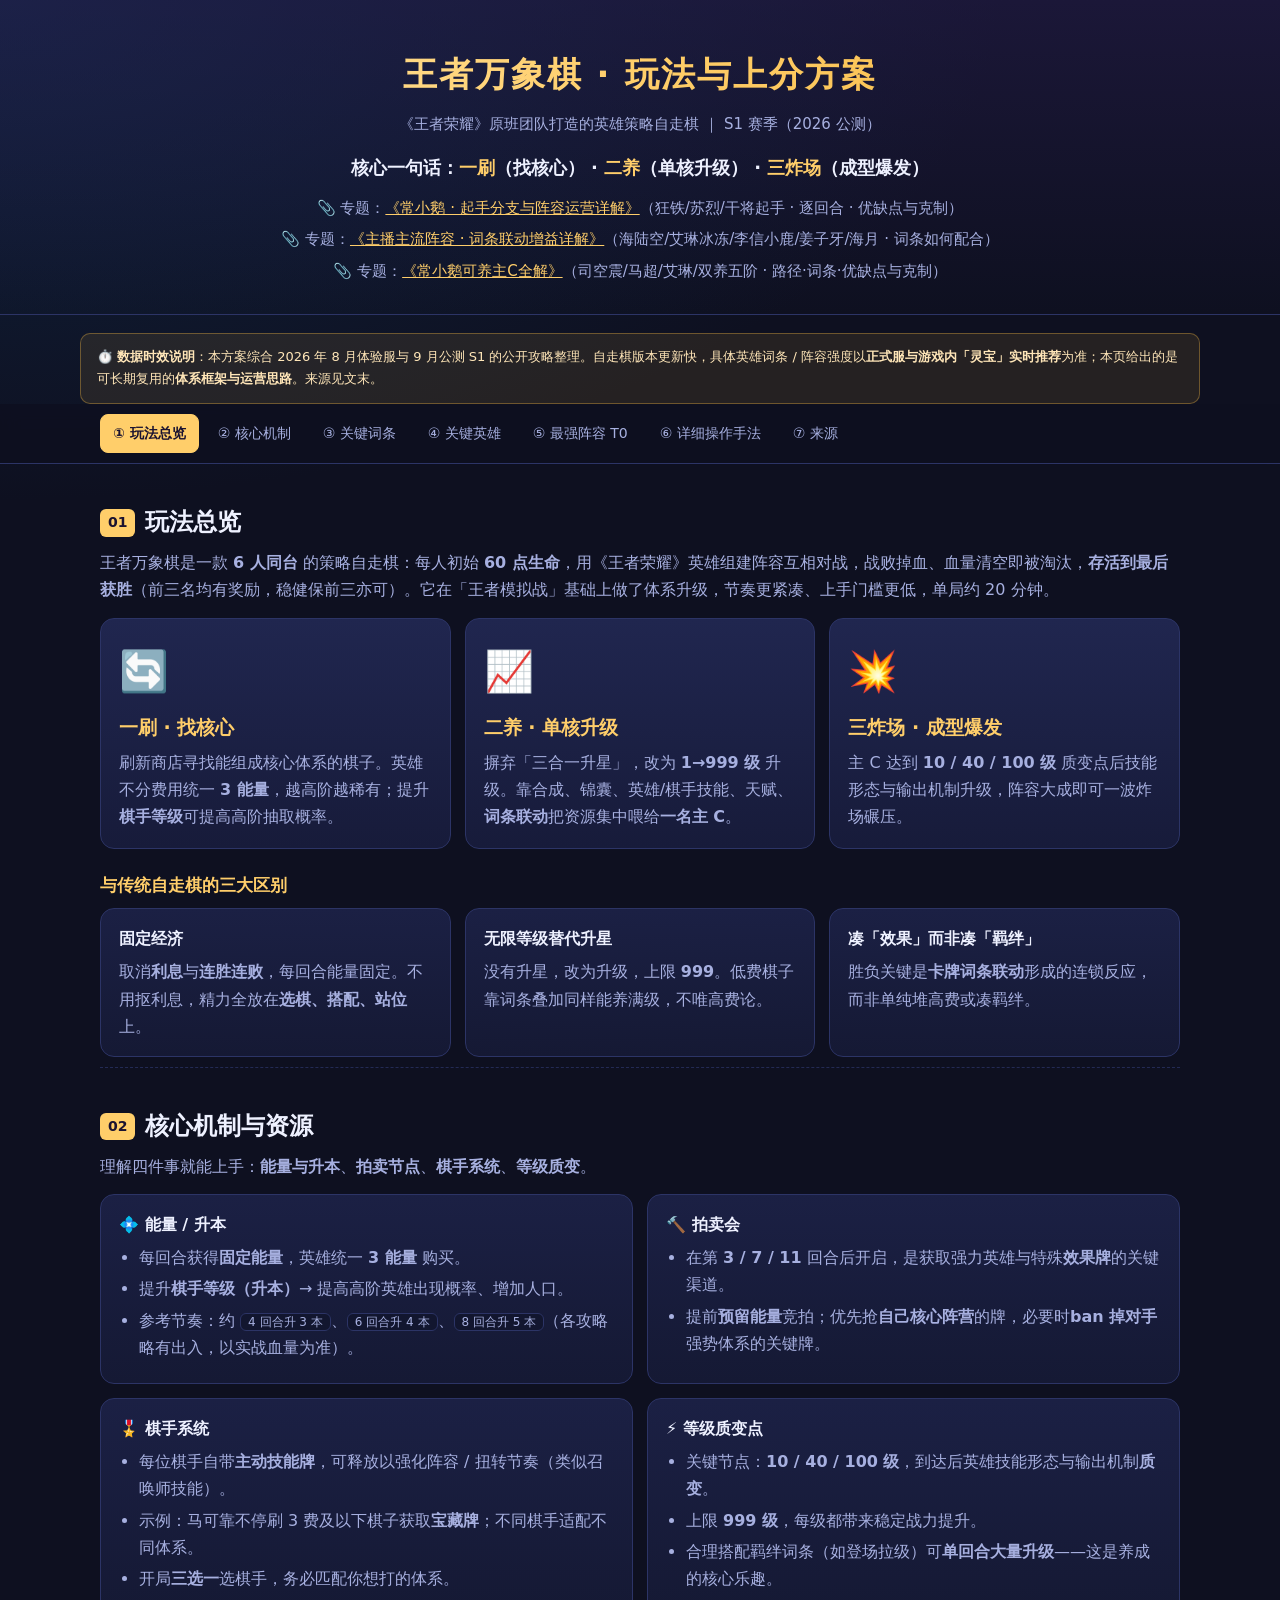
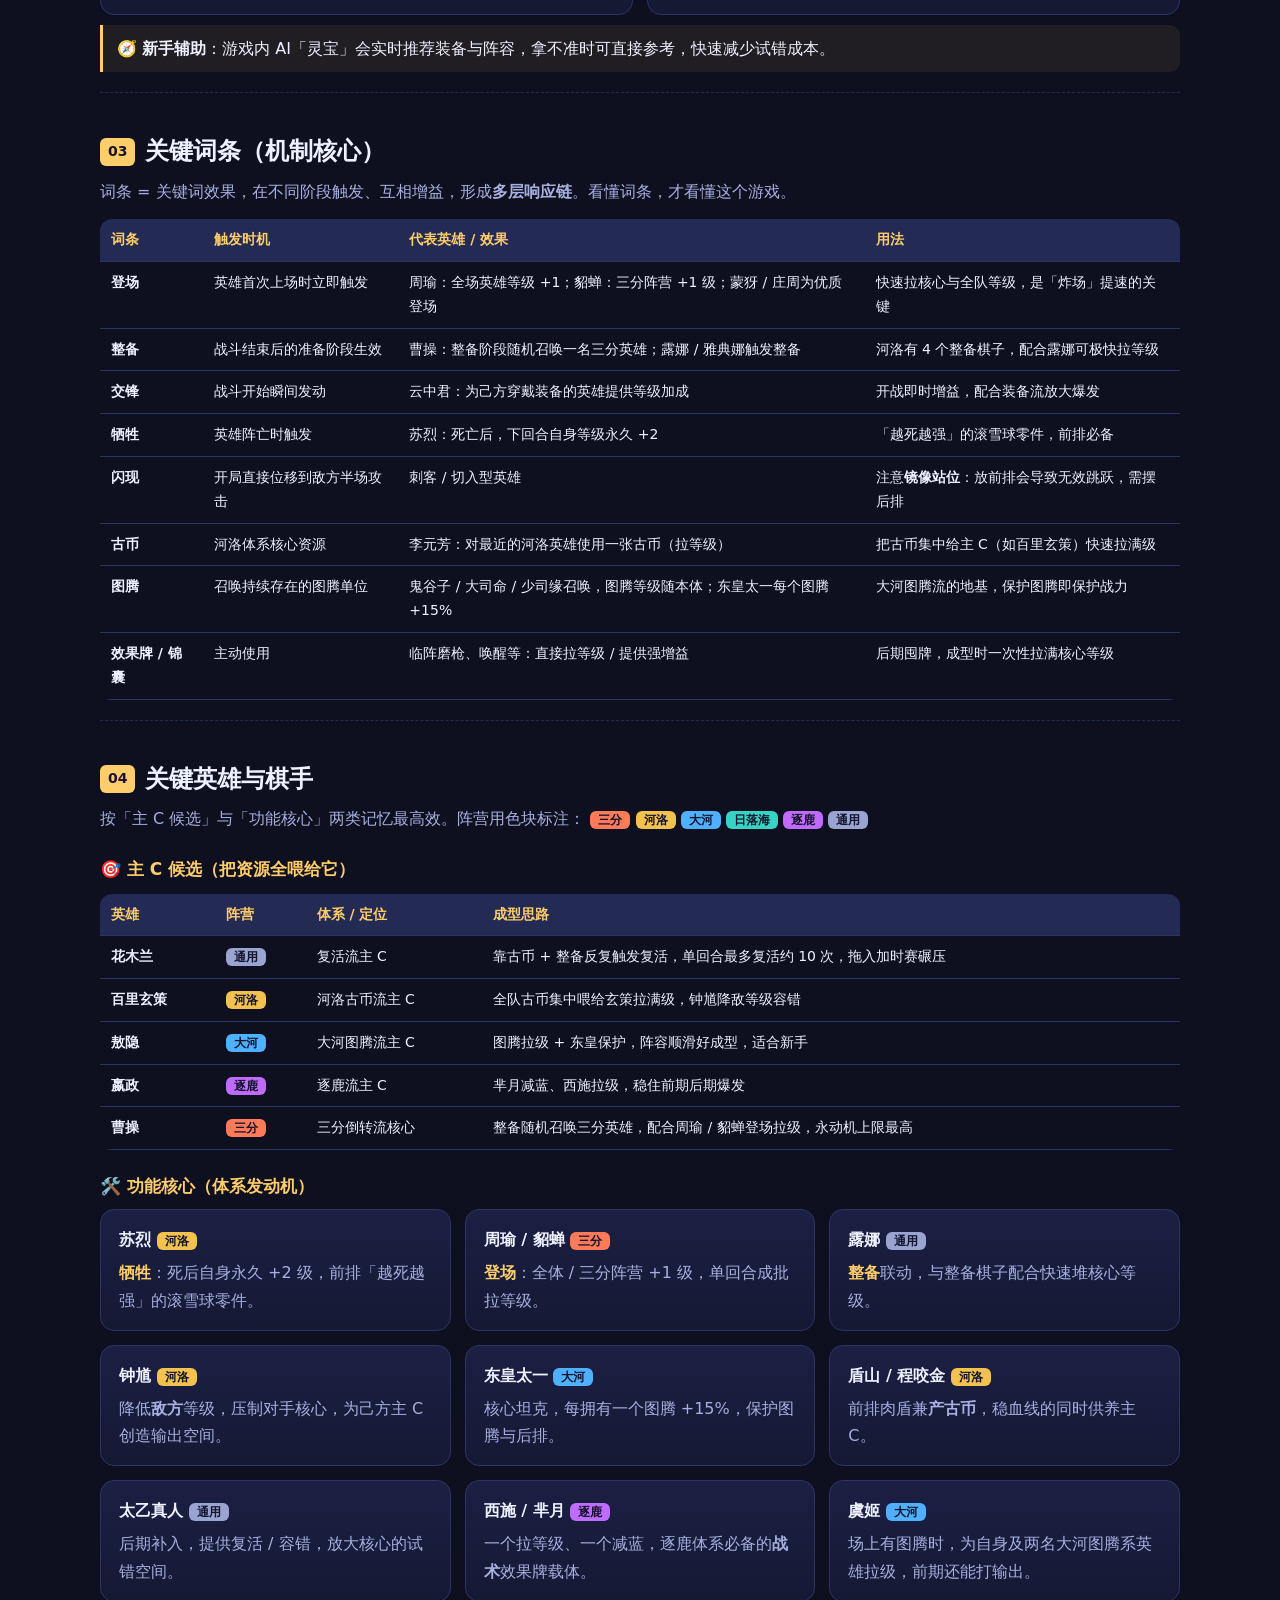
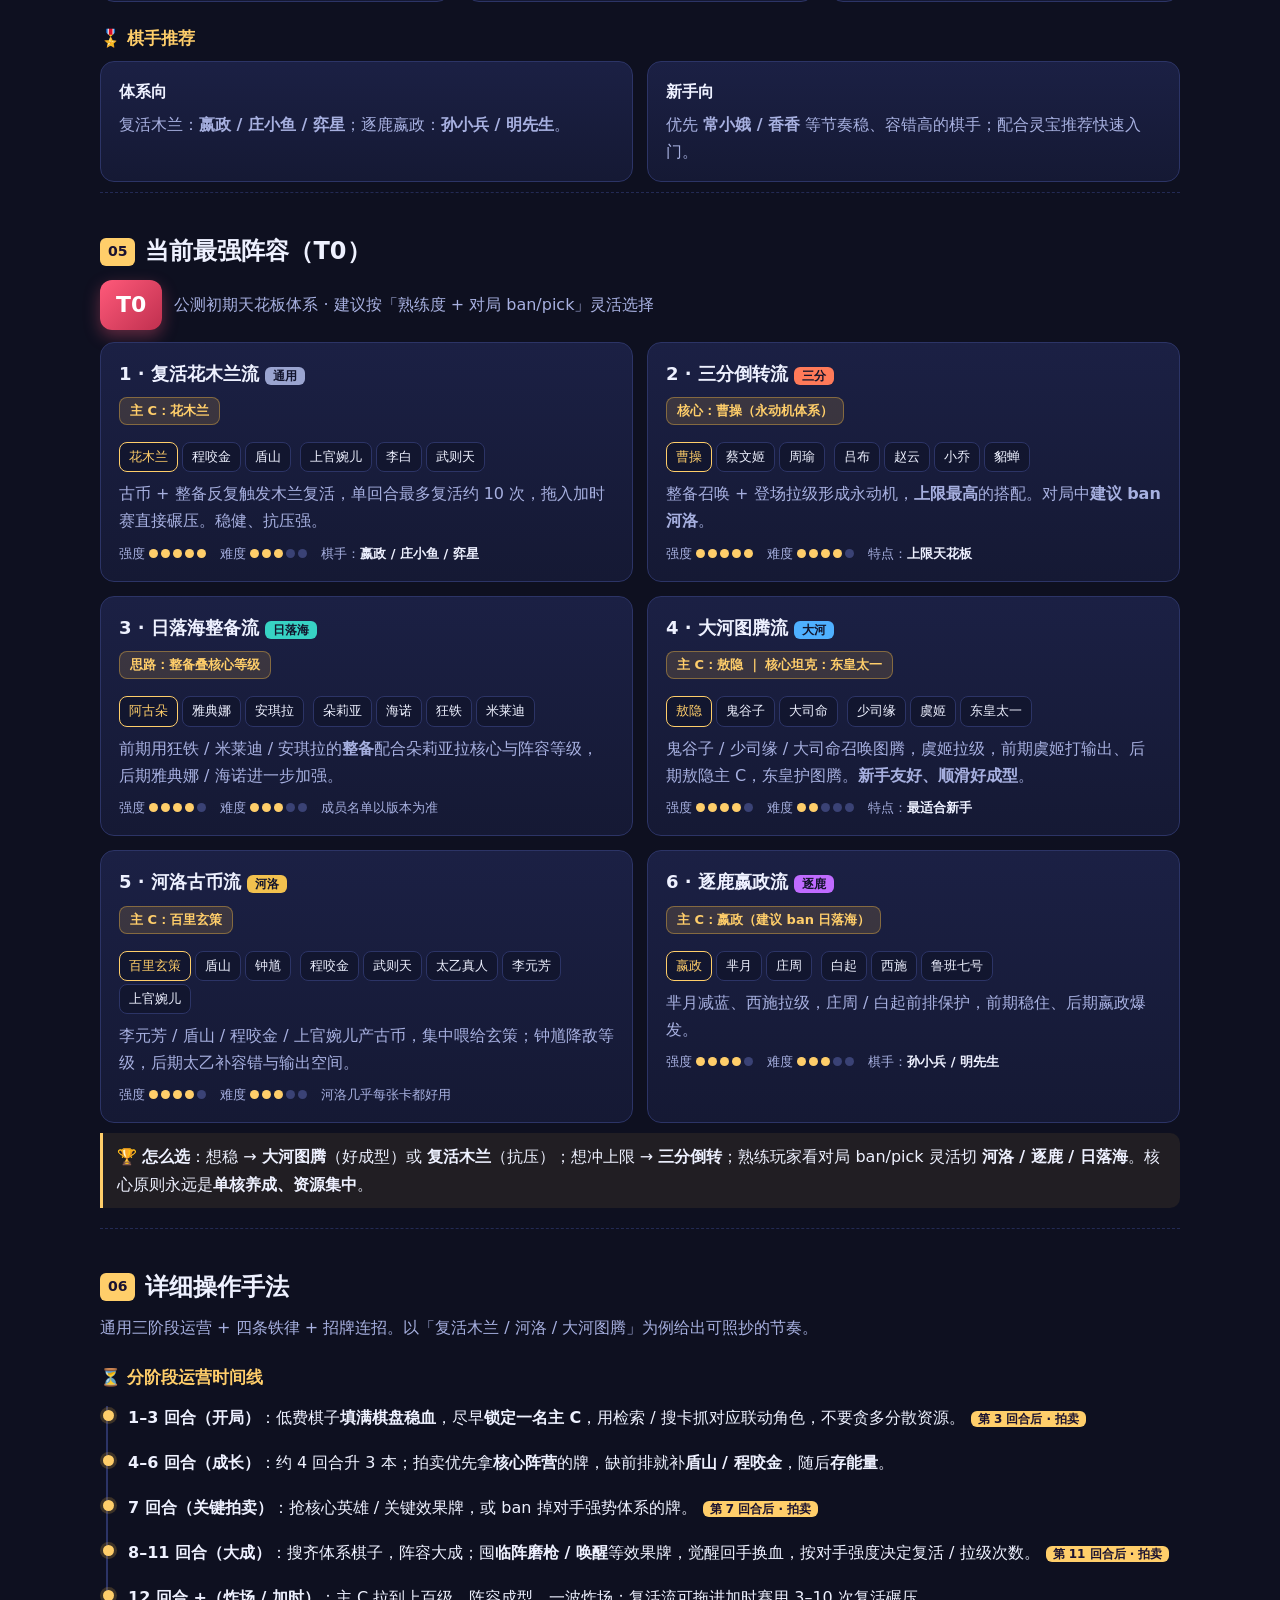
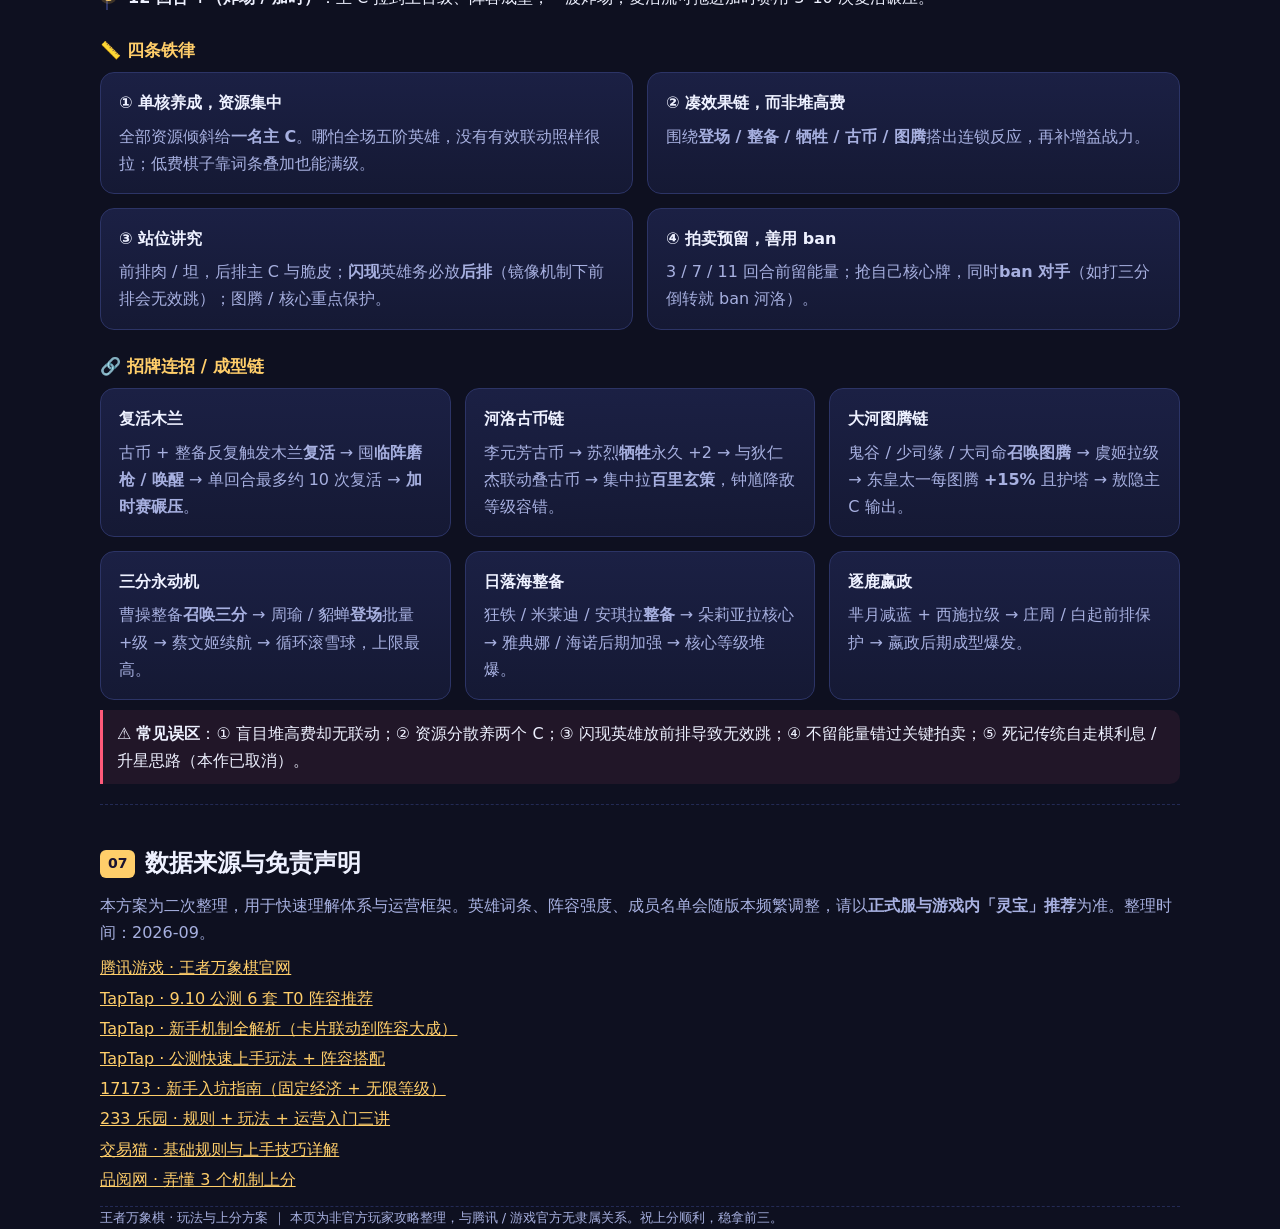
<file: wangzhe-wanxiang-qi/index.html>
<!DOCTYPE html>
<html lang="zh-CN">
<head>
<meta charset="UTF-8" />
<meta name="viewport" content="width=device-width, initial-scale=1.0" />
<link rel="icon" href="data:," />
<title>王者万象棋 · 玩法与上分方案（S1 公测版）</title>
<style>
  :root{
    --bg:#0e1020; --bg2:#151934; --card:#1b2044; --card2:#232a54;
    --line:#2c3466; --text:#eef1ff; --muted:#a7b0e0; --gold:#ffce6a; --gold2:#f5b942;
    --t0:#ff5a7a; --t1:#ffa23a; --ok:#5ad19a; --blue:#5aa2ff; --purple:#a97bff;
    /* 阵营配色 */
    --c-sanfen:#ff7a59; --c-heluo:#f2c14e; --c-dahe:#4fb0ff; --c-riluohai:#37d3c4;
    --c-zhulu:#c06bff; --c-tong:#9aa4d0;
  }
  *{box-sizing:border-box}
  html{scroll-behavior:smooth; scroll-padding-top:72px}
  body{
    margin:0; font-family:"PingFang SC","Microsoft YaHei",system-ui,sans-serif;
    background:
      radial-gradient(1200px 600px at 80% -10%, #241a4d, transparent),
      radial-gradient(1000px 500px at 0% 0%, #10233f, transparent),
      var(--bg);
    color:var(--text); line-height:1.7;
  }
  a{color:var(--gold)}
  .wrap{max-width:1120px; margin:0 auto; padding:0 20px}

  /* 顶部 */
  header.hero{
    padding:46px 20px 30px; text-align:center;
    border-bottom:1px solid var(--line);
    background:linear-gradient(180deg, rgba(40,30,80,.5), transparent);
  }
  header.hero h1{margin:0; font-size:34px; letter-spacing:2px;
    background:linear-gradient(90deg,#ffe4a3,#ffce6a,#f5b942);
    -webkit-background-clip:text; background-clip:text; color:transparent;}
  header.hero .sub{color:var(--muted); margin-top:8px; font-size:15px}
  .tagline{margin-top:16px; font-size:18px; font-weight:600}
  .tagline b{color:var(--gold)}

  /* 数据时效横幅 */
  .notice{
    max-width:1120px; margin:18px auto 0; padding:12px 16px; font-size:13px;
    color:#ffe6b8; background:rgba(245,185,66,.10); border:1px solid rgba(245,185,66,.35);
    border-radius:10px;
  }

  /* 导航 */
  nav.tabs{position:sticky; top:0; z-index:20; background:rgba(14,16,32,.92);
    backdrop-filter:blur(8px); border-bottom:1px solid var(--line);}
  nav.tabs .wrap{display:flex; gap:6px; flex-wrap:wrap; padding:10px 20px}
  nav.tabs a{color:var(--muted); text-decoration:none; font-size:14px; padding:7px 12px;
    border-radius:8px; border:1px solid transparent}
  nav.tabs a:hover{color:var(--text); background:var(--card)}
  nav.tabs a.active{color:#1a1230; background:var(--gold); border-color:var(--gold); font-weight:700}

  section{padding:38px 0 10px; border-bottom:1px dashed #232a54}
  h2{font-size:24px; margin:0 0 6px; display:flex; align-items:center; gap:10px}
  h2 .n{font-size:14px; color:#1a1230; background:var(--gold); border-radius:6px; padding:2px 8px}
  h3{font-size:17px; margin:22px 0 8px; color:var(--gold)}
  .lead{color:var(--muted); margin:4px 0 14px}
  p{margin:8px 0}

  .grid{display:grid; gap:14px}
  .g3{grid-template-columns:repeat(3,1fr)}
  .g2{grid-template-columns:repeat(2,1fr)}
  @media(max-width:820px){.g3,.g2{grid-template-columns:1fr}}

  .card{background:linear-gradient(180deg,var(--card),var(--bg2));
    border:1px solid var(--line); border-radius:14px; padding:16px 18px}
  .card h4{margin:0 0 6px; font-size:16px}
  .card .k{color:var(--gold); font-weight:700}
  .muted{color:var(--muted)}
  .pill{display:inline-block; font-size:12px; padding:2px 9px; border-radius:999px;
    border:1px solid var(--line); color:var(--muted); margin:2px 4px 2px 0}

  /* 三步核心 */
  .steps{display:grid; grid-template-columns:repeat(3,1fr); gap:14px}
  @media(max-width:820px){.steps{grid-template-columns:1fr}}
  .step{background:linear-gradient(180deg,#20264f,#171b3a); border:1px solid var(--line);
    border-radius:14px; padding:18px; position:relative; overflow:hidden}
  .step .big{font-size:40px}
  .step .t{font-size:19px; font-weight:800; color:var(--gold); margin:6px 0}

  /* 时间线 */
  .timeline{position:relative; margin:10px 0 0; padding-left:22px}
  .timeline:before{content:""; position:absolute; left:6px; top:4px; bottom:4px; width:2px; background:var(--line)}
  .tl{position:relative; margin:0 0 14px; padding:2px 0 2px 6px}
  .tl:before{content:""; position:absolute; left:-19px; top:8px; width:11px; height:11px; border-radius:50%;
    background:var(--gold); box-shadow:0 0 0 3px rgba(245,185,66,.2)}
  .tl b{color:var(--text)}
  .tl .auc{color:#1a1230; background:var(--gold); font-size:12px; padding:1px 7px; border-radius:6px; font-weight:700; margin-left:6px}

  /* 表格 */
  table{width:100%; border-collapse:collapse; margin:10px 0; font-size:14px; overflow:hidden; border-radius:12px}
  th,td{padding:9px 11px; text-align:left; border-bottom:1px solid var(--line); vertical-align:top}
  thead th{background:var(--card2); color:var(--gold); font-weight:700}
  tbody tr:hover{background:rgba(90,162,255,.06)}

  /* 阵营标签 */
  .fac{font-size:12px; font-weight:700; padding:2px 8px; border-radius:6px; color:#12142c; white-space:nowrap}
  .f-sanfen{background:var(--c-sanfen)} .f-heluo{background:var(--c-heluo)}
  .f-dahe{background:var(--c-dahe)} .f-riluohai{background:var(--c-riluohai)}
  .f-zhulu{background:var(--c-zhulu)} .f-tong{background:var(--c-tong)}

  /* Tier 阵容卡 */
  .tier-head{display:flex; align-items:center; gap:12px; margin:8px 0 12px}
  .tier-badge{font-size:22px; font-weight:900; color:#fff; background:linear-gradient(135deg,var(--t0),#c0304f);
    border-radius:12px; padding:6px 16px; box-shadow:0 6px 16px rgba(255,90,122,.35)}
  .comp{background:linear-gradient(180deg,var(--card),var(--bg2)); border:1px solid var(--line);
    border-radius:14px; padding:16px 18px; position:relative}
  .comp .title{font-size:18px; font-weight:800; margin:0 0 6px}
  .comp .core{display:inline-block; background:rgba(245,185,66,.15); border:1px solid rgba(245,185,66,.4);
    color:var(--gold); border-radius:8px; padding:2px 10px; font-size:13px; margin:2px 0 8px; font-weight:700}
  .members{margin:6px 0}
  .members .m{display:inline-block; font-size:13px; padding:3px 9px; margin:3px 4px 0 0;
    border:1px solid var(--line); border-radius:8px; background:#12162f}
  .members .m.c{border-color:var(--gold); color:var(--gold)}
  .meta{display:flex; gap:14px; flex-wrap:wrap; font-size:13px; margin-top:8px; color:var(--muted)}
  .meta b{color:var(--text)}
  .rate{display:inline-flex; gap:3px; align-items:center}
  .dot{width:9px;height:9px;border-radius:50%;background:#3a4275}
  .dot.on{background:var(--gold)}

  .callout{background:rgba(90,162,255,.08); border-left:3px solid var(--blue);
    padding:10px 14px; border-radius:0 10px 10px 0; margin:10px 0}
  .callout.gold{background:rgba(245,185,66,.08); border-color:var(--gold)}
  .callout.warn{background:rgba(255,90,122,.08); border-color:var(--t0)}

  ul.clean{margin:6px 0; padding-left:20px} ul.clean li{margin:4px 0}
  .kbd{font-size:12px; background:#12162f; border:1px solid var(--line); border-radius:6px; padding:1px 7px}
  footer{padding:30px 0 60px; color:var(--muted); font-size:13px}
  .src a{display:block; margin:3px 0}
  .totop{position:fixed; right:18px; bottom:18px; background:var(--gold); color:#1a1230; font-weight:800;
    border:none; border-radius:10px; padding:10px 14px; cursor:pointer; box-shadow:0 6px 16px rgba(0,0,0,.4); display:none}
</style>
</head>
<body>

<header class="hero">
  <div class="wrap">
    <h1>王者万象棋 · 玩法与上分方案</h1>
    <div class="sub">《王者荣耀》原班团队打造的英雄策略自走棋 ｜ S1 赛季（2026 公测）</div>
    <div class="tagline">核心一句话：<b>一刷</b>（找核心） · <b>二养</b>（单核升级） · <b>三炸场</b>（成型爆发）</div>
    <div class="sub" style="margin-top:12px">📎 专题：<a href="changxiaoe-openings.html">《常小鹅 · 起手分支与阵容运营详解》</a>（狂铁/苏烈/干将起手 · 逐回合 · 优缺点与克制）</div>
    <div class="sub" style="margin-top:6px">📎 专题：<a href="streamer-synergy.html">《主播主流阵容 · 词条联动增益详解》</a>（海陆空/艾琳冰冻/李信小鹿/姜子牙/海月 · 词条如何配合）</div>
    <div class="sub" style="margin-top:6px">📎 专题：<a href="changxiaoe-carries.html">《常小鹅可养主C全解》</a>（司空震/马超/艾琳/双养五阶 · 路径·词条·优缺点与克制）</div>
  </div>
</header>

<div class="notice">
  ⏱️ <b>数据时效说明</b>：本方案综合 2026 年 8 月体验服与 9 月公测 S1 的公开攻略整理。自走棋版本更新快，具体英雄词条 / 阵容强度以<strong>正式服与游戏内「灵宝」实时推荐</strong>为准；本页给出的是可长期复用的<strong>体系框架与运营思路</strong>。来源见文末。
</div>

<nav class="tabs">
  <div class="wrap">
    <a href="#overview">① 玩法总览</a>
    <a href="#mechanics">② 核心机制</a>
    <a href="#keywords">③ 关键词条</a>
    <a href="#heroes">④ 关键英雄</a>
    <a href="#tier">⑤ 最强阵容 T0</a>
    <a href="#playbook">⑥ 详细操作手法</a>
    <a href="#sources">⑦ 来源</a>
  </div>
</nav>

<main class="wrap">

<!-- ① 总览 -->
<section id="overview">
  <h2><span class="n">01</span> 玩法总览</h2>
  <p class="lead">王者万象棋是一款 <b>6 人同台</b> 的策略自走棋：每人初始 <b>60 点生命</b>，用《王者荣耀》英雄组建阵容互相对战，战败掉血、血量清空即被淘汰，<b>存活到最后获胜</b>（前三名均有奖励，稳健保前三亦可）。它在「王者模拟战」基础上做了体系升级，节奏更紧凑、上手门槛更低，单局约 20 分钟。</p>

  <div class="steps">
    <div class="step">
      <div class="big">🔄</div><div class="t">一刷 · 找核心</div>
      <div class="muted">刷新商店寻找能组成核心体系的棋子。英雄不分费用统一 <b>3 能量</b>，越高阶越稀有；提升<b>棋手等级</b>可提高高阶抽取概率。</div>
    </div>
    <div class="step">
      <div class="big">📈</div><div class="t">二养 · 单核升级</div>
      <div class="muted">摒弃「三合一升星」，改为 <b>1→999 级</b> 升级。靠合成、锦囊、英雄/棋手技能、天赋、<b>词条联动</b>把资源集中喂给<b>一名主 C</b>。</div>
    </div>
    <div class="step">
      <div class="big">💥</div><div class="t">三炸场 · 成型爆发</div>
      <div class="muted">主 C 达到 <b>10 / 40 / 100 级</b> 质变点后技能形态与输出机制升级，阵容大成即可一波炸场碾压。</div>
    </div>
  </div>

  <h3>与传统自走棋的三大区别</h3>
  <div class="grid g3">
    <div class="card"><h4>固定经济</h4><div class="muted">取消<b>利息</b>与<b>连胜连败</b>，每回合能量固定。不用抠利息，精力全放在<b>选棋、搭配、站位</b>上。</div></div>
    <div class="card"><h4>无限等级替代升星</h4><div class="muted">没有升星，改为升级，上限 <b>999</b>。低费棋子靠词条叠加同样能养满级，不唯高费论。</div></div>
    <div class="card"><h4>凑「效果」而非凑「羁绊」</h4><div class="muted">胜负关键是<b>卡牌词条联动</b>形成的连锁反应，而非单纯堆高费或凑羁绊。</div></div>
  </div>
</section>

<!-- ② 机制 -->
<section id="mechanics">
  <h2><span class="n">02</span> 核心机制与资源</h2>
  <p class="lead">理解四件事就能上手：<b>能量与升本</b>、<b>拍卖节点</b>、<b>棋手系统</b>、<b>等级质变</b>。</p>

  <div class="grid g2">
    <div class="card">
      <h4>💠 能量 / 升本</h4>
      <ul class="clean muted">
        <li>每回合获得<b>固定能量</b>，英雄统一 <b>3 能量</b> 购买。</li>
        <li>提升<b>棋手等级（升本）</b>→ 提高高阶英雄出现概率、增加人口。</li>
        <li>参考节奏：约 <span class="kbd">4 回合升 3 本</span>、<span class="kbd">6 回合升 4 本</span>、<span class="kbd">8 回合升 5 本</span>（各攻略略有出入，以实战血量为准）。</li>
      </ul>
    </div>
    <div class="card">
      <h4>🔨 拍卖会</h4>
      <ul class="clean muted">
        <li>在第 <b>3 / 7 / 11</b> 回合后开启，是获取强力英雄与特殊<b>效果牌</b>的关键渠道。</li>
        <li>提前<b>预留能量</b>竞拍；优先抢<b>自己核心阵营</b>的牌，必要时<b>ban 掉对手</b>强势体系的关键牌。</li>
      </ul>
    </div>
    <div class="card">
      <h4>🎖️ 棋手系统</h4>
      <ul class="clean muted">
        <li>每位棋手自带<b>主动技能牌</b>，可释放以强化阵容 / 扭转节奏（类似召唤师技能）。</li>
        <li>示例：马可靠不停刷 3 费及以下棋子获取<b>宝藏牌</b>；不同棋手适配不同体系。</li>
        <li>开局<b>三选一</b>选棋手，务必匹配你想打的体系。</li>
      </ul>
    </div>
    <div class="card">
      <h4>⚡ 等级质变点</h4>
      <ul class="clean muted">
        <li>关键节点：<b>10 / 40 / 100 级</b>，到达后英雄技能形态与输出机制<b>质变</b>。</li>
        <li>上限 <b>999 级</b>，每级都带来稳定战力提升。</li>
        <li>合理搭配羁绊词条（如登场拉级）可<b>单回合大量升级</b>——这是养成的核心乐趣。</li>
      </ul>
    </div>
  </div>

  <div class="callout gold">🧭 <b>新手辅助</b>：游戏内 AI「灵宝」会实时推荐装备与阵容，拿不准时可直接参考，快速减少试错成本。</div>
</section>

<!-- ③ 关键词条 -->
<section id="keywords">
  <h2><span class="n">03</span> 关键词条（机制核心）</h2>
  <p class="lead">词条 = 关键词效果，在不同阶段触发、互相增益，形成<b>多层响应链</b>。看懂词条，才看懂这个游戏。</p>
  <table>
    <thead><tr><th>词条</th><th>触发时机</th><th>代表英雄 / 效果</th><th>用法</th></tr></thead>
    <tbody>
      <tr><td><b>登场</b></td><td>英雄首次上场时立即触发</td><td>周瑜：全场英雄等级 +1；貂蝉：三分阵营 +1 级；蒙犽 / 庄周为优质登场</td><td>快速拉核心与全队等级，是「炸场」提速的关键</td></tr>
      <tr><td><b>整备</b></td><td>战斗结束后的准备阶段生效</td><td>曹操：整备阶段随机召唤一名三分英雄；露娜 / 雅典娜触发整备</td><td>河洛有 4 个整备棋子，配合露娜可极快拉等级</td></tr>
      <tr><td><b>交锋</b></td><td>战斗开始瞬间发动</td><td>云中君：为己方穿戴装备的英雄提供等级加成</td><td>开战即时增益，配合装备流放大爆发</td></tr>
      <tr><td><b>牺牲</b></td><td>英雄阵亡时触发</td><td>苏烈：死亡后，下回合自身等级永久 +2</td><td>「越死越强」的滚雪球零件，前排必备</td></tr>
      <tr><td><b>闪现</b></td><td>开局直接位移到敌方半场攻击</td><td>刺客 / 切入型英雄</td><td>注意<b>镜像站位</b>：放前排会导致无效跳跃，需摆后排</td></tr>
      <tr><td><b>古币</b></td><td>河洛体系核心资源</td><td>李元芳：对最近的河洛英雄使用一张古币（拉等级）</td><td>把古币集中给主 C（如百里玄策）快速拉满级</td></tr>
      <tr><td><b>图腾</b></td><td>召唤持续存在的图腾单位</td><td>鬼谷子 / 大司命 / 少司缘召唤，图腾等级随本体；东皇太一每个图腾 +15%</td><td>大河图腾流的地基，保护图腾即保护战力</td></tr>
      <tr><td><b>效果牌 / 锦囊</b></td><td>主动使用</td><td>临阵磨枪、唤醒等：直接拉等级 / 提供强增益</td><td>后期囤牌，成型时一次性拉满核心等级</td></tr>
    </tbody>
  </table>
</section>

<!-- ④ 关键英雄 -->
<section id="heroes">
  <h2><span class="n">04</span> 关键英雄与棋手</h2>
  <p class="lead">按「主 C 候选」与「功能核心」两类记忆最高效。阵营用色块标注：
    <span class="fac f-sanfen">三分</span>
    <span class="fac f-heluo">河洛</span>
    <span class="fac f-dahe">大河</span>
    <span class="fac f-riluohai">日落海</span>
    <span class="fac f-zhulu">逐鹿</span>
    <span class="fac f-tong">通用</span>
  </p>

  <h3>🎯 主 C 候选（把资源全喂给它）</h3>
  <table>
    <thead><tr><th>英雄</th><th>阵营</th><th>体系 / 定位</th><th>成型思路</th></tr></thead>
    <tbody>
      <tr><td><b>花木兰</b></td><td><span class="fac f-tong">通用</span></td><td>复活流主 C</td><td>靠古币 + 整备反复触发复活，单回合最多复活约 10 次，拖入加时赛碾压</td></tr>
      <tr><td><b>百里玄策</b></td><td><span class="fac f-heluo">河洛</span></td><td>河洛古币流主 C</td><td>全队古币集中喂给玄策拉满级，钟馗降敌等级容错</td></tr>
      <tr><td><b>敖隐</b></td><td><span class="fac f-dahe">大河</span></td><td>大河图腾流主 C</td><td>图腾拉级 + 东皇保护，阵容顺滑好成型，适合新手</td></tr>
      <tr><td><b>嬴政</b></td><td><span class="fac f-zhulu">逐鹿</span></td><td>逐鹿流主 C</td><td>芈月减蓝、西施拉级，稳住前期后期爆发</td></tr>
      <tr><td><b>曹操</b></td><td><span class="fac f-sanfen">三分</span></td><td>三分倒转流核心</td><td>整备随机召唤三分英雄，配合周瑜 / 貂蝉登场拉级，永动机上限最高</td></tr>
    </tbody>
  </table>

  <h3>🛠️ 功能核心（体系发动机）</h3>
  <div class="grid g3">
    <div class="card"><h4>苏烈 <span class="fac f-heluo">河洛</span></h4><div class="muted"><span class="k">牺牲</span>：死后自身永久 +2 级，前排「越死越强」的滚雪球零件。</div></div>
    <div class="card"><h4>周瑜 / 貂蝉 <span class="fac f-sanfen">三分</span></h4><div class="muted"><span class="k">登场</span>：全体 / 三分阵营 +1 级，单回合成批拉等级。</div></div>
    <div class="card"><h4>露娜 <span class="fac f-tong">通用</span></h4><div class="muted"><span class="k">整备</span>联动，与整备棋子配合快速堆核心等级。</div></div>
    <div class="card"><h4>钟馗 <span class="fac f-heluo">河洛</span></h4><div class="muted">降低<b>敌方</b>等级，压制对手核心，为己方主 C 创造输出空间。</div></div>
    <div class="card"><h4>东皇太一 <span class="fac f-dahe">大河</span></h4><div class="muted">核心坦克，每拥有一个图腾 +15%，保护图腾与后排。</div></div>
    <div class="card"><h4>盾山 / 程咬金 <span class="fac f-heluo">河洛</span></h4><div class="muted">前排肉盾兼<b>产古币</b>，稳血线的同时供养主 C。</div></div>
    <div class="card"><h4>太乙真人 <span class="fac f-tong">通用</span></h4><div class="muted">后期补入，提供复活 / 容错，放大核心的试错空间。</div></div>
    <div class="card"><h4>西施 / 芈月 <span class="fac f-zhulu">逐鹿</span></h4><div class="muted">一个拉等级、一个减蓝，逐鹿体系必备的<b>战术</b>效果牌载体。</div></div>
    <div class="card"><h4>虞姬 <span class="fac f-dahe">大河</span></h4><div class="muted">场上有图腾时，为自身及两名大河图腾系英雄拉级，前期还能打输出。</div></div>
  </div>

  <h3>🎖️ 棋手推荐</h3>
  <div class="grid g2">
    <div class="card"><h4>体系向</h4><div class="muted">复活木兰：<b>嬴政 / 庄小鱼 / 弈星</b>；逐鹿嬴政：<b>孙小兵 / 明先生</b>。</div></div>
    <div class="card"><h4>新手向</h4><div class="muted">优先 <b>常小娥 / 香香</b> 等节奏稳、容错高的棋手；配合灵宝推荐快速入门。</div></div>
  </div>
</section>

<!-- ⑤ 最强阵容 -->
<section id="tier">
  <h2><span class="n">05</span> 当前最强阵容（T0）</h2>
  <div class="tier-head"><span class="tier-badge">T0</span><span class="muted">公测初期天花板体系 · 建议按「熟练度 + 对局 ban/pick」灵活选择</span></div>

  <div class="grid g2">

    <div class="comp">
      <div class="title">1 · 复活花木兰流 <span class="fac f-tong">通用</span></div>
      <div class="core">主 C：花木兰</div>
      <div class="members">
        <span class="m c">花木兰</span><span class="m">程咬金</span><span class="m">盾山</span>
        <span class="m">上官婉儿</span><span class="m">李白</span><span class="m">武则天</span>
      </div>
      <p class="muted">古币 + 整备反复触发木兰复活，单回合最多复活约 10 次，拖入加时赛直接碾压。稳健、抗压强。</p>
      <div class="meta">
        <span>强度 <span class="rate"><i class="dot on"></i><i class="dot on"></i><i class="dot on"></i><i class="dot on"></i><i class="dot on"></i></span></span>
        <span>难度 <span class="rate"><i class="dot on"></i><i class="dot on"></i><i class="dot on"></i><i class="dot"></i><i class="dot"></i></span></span>
        <span>棋手：<b>嬴政 / 庄小鱼 / 弈星</b></span>
      </div>
    </div>

    <div class="comp">
      <div class="title">2 · 三分倒转流 <span class="fac f-sanfen">三分</span></div>
      <div class="core">核心：曹操（永动机体系）</div>
      <div class="members">
        <span class="m c">曹操</span><span class="m">蔡文姬</span><span class="m">周瑜</span>
        <span class="m">吕布</span><span class="m">赵云</span><span class="m">小乔</span><span class="m">貂蝉</span>
      </div>
      <p class="muted">整备召唤 + 登场拉级形成永动机，<b>上限最高</b>的搭配。对局中<b>建议 ban 河洛</b>。</p>
      <div class="meta">
        <span>强度 <span class="rate"><i class="dot on"></i><i class="dot on"></i><i class="dot on"></i><i class="dot on"></i><i class="dot on"></i></span></span>
        <span>难度 <span class="rate"><i class="dot on"></i><i class="dot on"></i><i class="dot on"></i><i class="dot on"></i><i class="dot"></i></span></span>
        <span>特点：<b>上限天花板</b></span>
      </div>
    </div>

    <div class="comp">
      <div class="title">3 · 日落海整备流 <span class="fac f-riluohai">日落海</span></div>
      <div class="core">思路：整备叠核心等级</div>
      <div class="members">
        <span class="m c">阿古朵</span><span class="m">雅典娜</span><span class="m">安琪拉</span>
        <span class="m">朵莉亚</span><span class="m">海诺</span><span class="m">狂铁</span><span class="m">米莱迪</span>
      </div>
      <p class="muted">前期用狂铁 / 米莱迪 / 安琪拉的<b>整备</b>配合朵莉亚拉核心与阵容等级，后期雅典娜 / 海诺进一步加强。</p>
      <div class="meta">
        <span>强度 <span class="rate"><i class="dot on"></i><i class="dot on"></i><i class="dot on"></i><i class="dot on"></i><i class="dot"></i></span></span>
        <span>难度 <span class="rate"><i class="dot on"></i><i class="dot on"></i><i class="dot on"></i><i class="dot"></i><i class="dot"></i></span></span>
        <span>成员名单以版本为准</span>
      </div>
    </div>

    <div class="comp">
      <div class="title">4 · 大河图腾流 <span class="fac f-dahe">大河</span></div>
      <div class="core">主 C：敖隐 ｜ 核心坦克：东皇太一</div>
      <div class="members">
        <span class="m c">敖隐</span><span class="m">鬼谷子</span><span class="m">大司命</span>
        <span class="m">少司缘</span><span class="m">虞姬</span><span class="m">东皇太一</span>
      </div>
      <p class="muted">鬼谷子 / 少司缘 / 大司命召唤图腾，虞姬拉级，前期虞姬打输出、后期敖隐主 C，东皇护图腾。<b>新手友好、顺滑好成型</b>。</p>
      <div class="meta">
        <span>强度 <span class="rate"><i class="dot on"></i><i class="dot on"></i><i class="dot on"></i><i class="dot on"></i><i class="dot"></i></span></span>
        <span>难度 <span class="rate"><i class="dot on"></i><i class="dot on"></i><i class="dot"></i><i class="dot"></i><i class="dot"></i></span></span>
        <span>特点：<b>最适合新手</b></span>
      </div>
    </div>

    <div class="comp">
      <div class="title">5 · 河洛古币流 <span class="fac f-heluo">河洛</span></div>
      <div class="core">主 C：百里玄策</div>
      <div class="members">
        <span class="m c">百里玄策</span><span class="m">盾山</span><span class="m">钟馗</span>
        <span class="m">程咬金</span><span class="m">武则天</span><span class="m">太乙真人</span><span class="m">李元芳</span><span class="m">上官婉儿</span>
      </div>
      <p class="muted">李元芳 / 盾山 / 程咬金 / 上官婉儿产古币，集中喂给玄策；钟馗降敌等级，后期太乙补容错与输出空间。</p>
      <div class="meta">
        <span>强度 <span class="rate"><i class="dot on"></i><i class="dot on"></i><i class="dot on"></i><i class="dot on"></i><i class="dot"></i></span></span>
        <span>难度 <span class="rate"><i class="dot on"></i><i class="dot on"></i><i class="dot on"></i><i class="dot"></i><i class="dot"></i></span></span>
        <span>河洛几乎每张卡都好用</span>
      </div>
    </div>

    <div class="comp">
      <div class="title">6 · 逐鹿嬴政流 <span class="fac f-zhulu">逐鹿</span></div>
      <div class="core">主 C：嬴政（建议 ban 日落海）</div>
      <div class="members">
        <span class="m c">嬴政</span><span class="m">芈月</span><span class="m">庄周</span>
        <span class="m">白起</span><span class="m">西施</span><span class="m">鲁班七号</span>
      </div>
      <p class="muted">芈月减蓝、西施拉级，庄周 / 白起前排保护，前期稳住、后期嬴政爆发。</p>
      <div class="meta">
        <span>强度 <span class="rate"><i class="dot on"></i><i class="dot on"></i><i class="dot on"></i><i class="dot on"></i><i class="dot"></i></span></span>
        <span>难度 <span class="rate"><i class="dot on"></i><i class="dot on"></i><i class="dot on"></i><i class="dot"></i><i class="dot"></i></span></span>
        <span>棋手：<b>孙小兵 / 明先生</b></span>
      </div>
    </div>

  </div>

  <div class="callout gold">🏆 <b>怎么选</b>：想稳 → <b>大河图腾</b>（好成型）或 <b>复活木兰</b>（抗压）；想冲上限 → <b>三分倒转</b>；熟练玩家看对局 ban/pick 灵活切 <b>河洛 / 逐鹿 / 日落海</b>。核心原则永远是<strong>单核养成、资源集中</strong>。</div>
</section>

<!-- ⑥ 操作手法 -->
<section id="playbook">
  <h2><span class="n">06</span> 详细操作手法</h2>
  <p class="lead">通用三阶段运营 + 四条铁律 + 招牌连招。以「复活木兰 / 河洛 / 大河图腾」为例给出可照抄的节奏。</p>

  <h3>⏳ 分阶段运营时间线</h3>
  <div class="timeline">
    <div class="tl"><b>1–3 回合（开局）</b>：低费棋子<b>填满棋盘稳血</b>，尽早<b>锁定一名主 C</b>，用检索 / 搜卡抓对应联动角色，不要贪多分散资源。<span class="auc">第 3 回合后 · 拍卖</span></div>
    <div class="tl"><b>4–6 回合（成长）</b>：约 4 回合升 3 本；拍卖优先拿<b>核心阵营</b>的牌，缺前排就补<b>盾山 / 程咬金</b>，随后<b>存能量</b>。</div>
    <div class="tl"><b>7 回合（关键拍卖）</b>：抢核心英雄 / 关键效果牌，或 ban 掉对手强势体系的牌。<span class="auc">第 7 回合后 · 拍卖</span></div>
    <div class="tl"><b>8–11 回合（大成）</b>：搜齐体系棋子，阵容大成；囤<b>临阵磨枪 / 唤醒</b>等效果牌，觉醒回手换血，按对手强度决定复活 / 拉级次数。<span class="auc">第 11 回合后 · 拍卖</span></div>
    <div class="tl"><b>12 回合 +（炸场 / 加时）</b>：主 C 拉到上百级、阵容成型，一波炸场；复活流可拖进加时赛用 3–10 次复活碾压。</div>
  </div>

  <h3>📏 四条铁律</h3>
  <div class="grid g2">
    <div class="card"><h4>① 单核养成，资源集中</h4><div class="muted">全部资源倾斜给<b>一名主 C</b>。哪怕全场五阶英雄，没有有效联动照样很拉；低费棋子靠词条叠加也能满级。</div></div>
    <div class="card"><h4>② 凑效果链，而非堆高费</h4><div class="muted">围绕<b>登场 / 整备 / 牺牲 / 古币 / 图腾</b>搭出连锁反应，再补增益战力。</div></div>
    <div class="card"><h4>③ 站位讲究</h4><div class="muted">前排肉 / 坦，后排主 C 与脆皮；<b>闪现</b>英雄务必放<b>后排</b>（镜像机制下前排会无效跳）；图腾 / 核心重点保护。</div></div>
    <div class="card"><h4>④ 拍卖预留，善用 ban</h4><div class="muted">3 / 7 / 11 回合前留能量；抢自己核心牌，同时<b>ban 对手</b>（如打三分倒转就 ban 河洛）。</div></div>
  </div>

  <h3>🔗 招牌连招 / 成型链</h3>
  <div class="grid g3">
    <div class="card"><h4>复活木兰</h4><div class="muted">古币 + 整备反复触发木兰<b>复活</b> → 囤<b>临阵磨枪 / 唤醒</b> → 单回合最多约 10 次复活 → <b>加时赛碾压</b>。</div></div>
    <div class="card"><h4>河洛古币链</h4><div class="muted">李元芳古币 → 苏烈<b>牺牲</b>永久 +2 → 与狄仁杰联动叠古币 → 集中拉<b>百里玄策</b>，钟馗降敌等级容错。</div></div>
    <div class="card"><h4>大河图腾链</h4><div class="muted">鬼谷 / 少司缘 / 大司命<b>召唤图腾</b> → 虞姬拉级 → 东皇太一每图腾 <b>+15%</b> 且护塔 → 敖隐主 C 输出。</div></div>
    <div class="card"><h4>三分永动机</h4><div class="muted">曹操整备<b>召唤三分</b> → 周瑜 / 貂蝉<b>登场</b>批量 +级 → 蔡文姬续航 → 循环滚雪球，上限最高。</div></div>
    <div class="card"><h4>日落海整备</h4><div class="muted">狂铁 / 米莱迪 / 安琪拉<b>整备</b> → 朵莉亚拉核心 → 雅典娜 / 海诺后期加强 → 核心等级堆爆。</div></div>
    <div class="card"><h4>逐鹿嬴政</h4><div class="muted">芈月减蓝 + 西施拉级 → 庄周 / 白起前排保护 → 嬴政后期成型爆发。</div></div>
  </div>

  <div class="callout warn">⚠️ <b>常见误区</b>：① 盲目堆高费却无联动；② 资源分散养两个 C；③ 闪现英雄放前排导致无效跳；④ 不留能量错过关键拍卖；⑤ 死记传统自走棋利息 / 升星思路（本作已取消）。</div>
</section>

<!-- ⑦ 来源 -->
<section id="sources">
  <h2><span class="n">07</span> 数据来源与免责声明</h2>
  <p class="muted">本方案为二次整理，用于快速理解体系与运营框架。英雄词条、阵容强度、成员名单会随版本频繁调整，请以<strong>正式服与游戏内「灵宝」推荐</strong>为准。整理时间：2026-09。</p>
  <div class="src">
    <a href="https://koc.qq.com/" target="_blank" rel="noopener">腾讯游戏 · 王者万象棋官网</a>
    <a href="https://www.taptap.cn/moment/847124382366041809" target="_blank" rel="noopener">TapTap · 9.10 公测 6 套 T0 阵容推荐</a>
    <a href="https://www.taptap.cn/moment/842341696158041248" target="_blank" rel="noopener">TapTap · 新手机制全解析（卡片联动到阵容大成）</a>
    <a href="https://www.taptap.cn/moment/847208168202175603" target="_blank" rel="noopener">TapTap · 公测快速上手玩法 + 阵容搭配</a>
    <a href="https://news.17173.com/content/08132026/140021075.shtml" target="_blank" rel="noopener">17173 · 新手入坑指南（固定经济 + 无限等级）</a>
    <a href="https://www.233leyuan.com/post-detail/2005234762784702464" target="_blank" rel="noopener">233 乐园 · 规则 + 玩法 + 运营入门三讲</a>
    <a href="https://www.jiaoyimao.com/news/357570.html" target="_blank" rel="noopener">交易猫 · 基础规则与上手技巧详解</a>
    <a href="https://www.61893.com/s-2-9375da210de32b2f/" target="_blank" rel="noopener">品阅网 · 弄懂 3 个机制上分</a>
  </div>
</section>

</main>

<footer class="wrap">
  王者万象棋 · 玩法与上分方案 ｜ 本页为非官方玩家攻略整理，与腾讯 / 游戏官方无隶属关系。祝上分顺利，稳拿前三。
</footer>

<button class="totop" id="totop" title="回到顶部">↑ 顶部</button>

<script>
  // 导航高亮 + 回到顶部
  const links = [...document.querySelectorAll('nav.tabs a')];
  const secs = links.map(a => document.querySelector(a.getAttribute('href')));
  const totop = document.getElementById('totop');
  function onScroll(){
    const y = window.scrollY + 120;
    let idx = 0;
    secs.forEach((s,i)=>{ if(s && s.offsetTop <= y) idx = i; });
    links.forEach((a,i)=> a.classList.toggle('active', i===idx));
    totop.style.display = window.scrollY > 500 ? 'block' : 'none';
  }
  window.addEventListener('scroll', onScroll, {passive:true});
  onScroll();
  totop.addEventListener('click', ()=> window.scrollTo({top:0, behavior:'smooth'}));
</script>
</body>
</html>
</file>
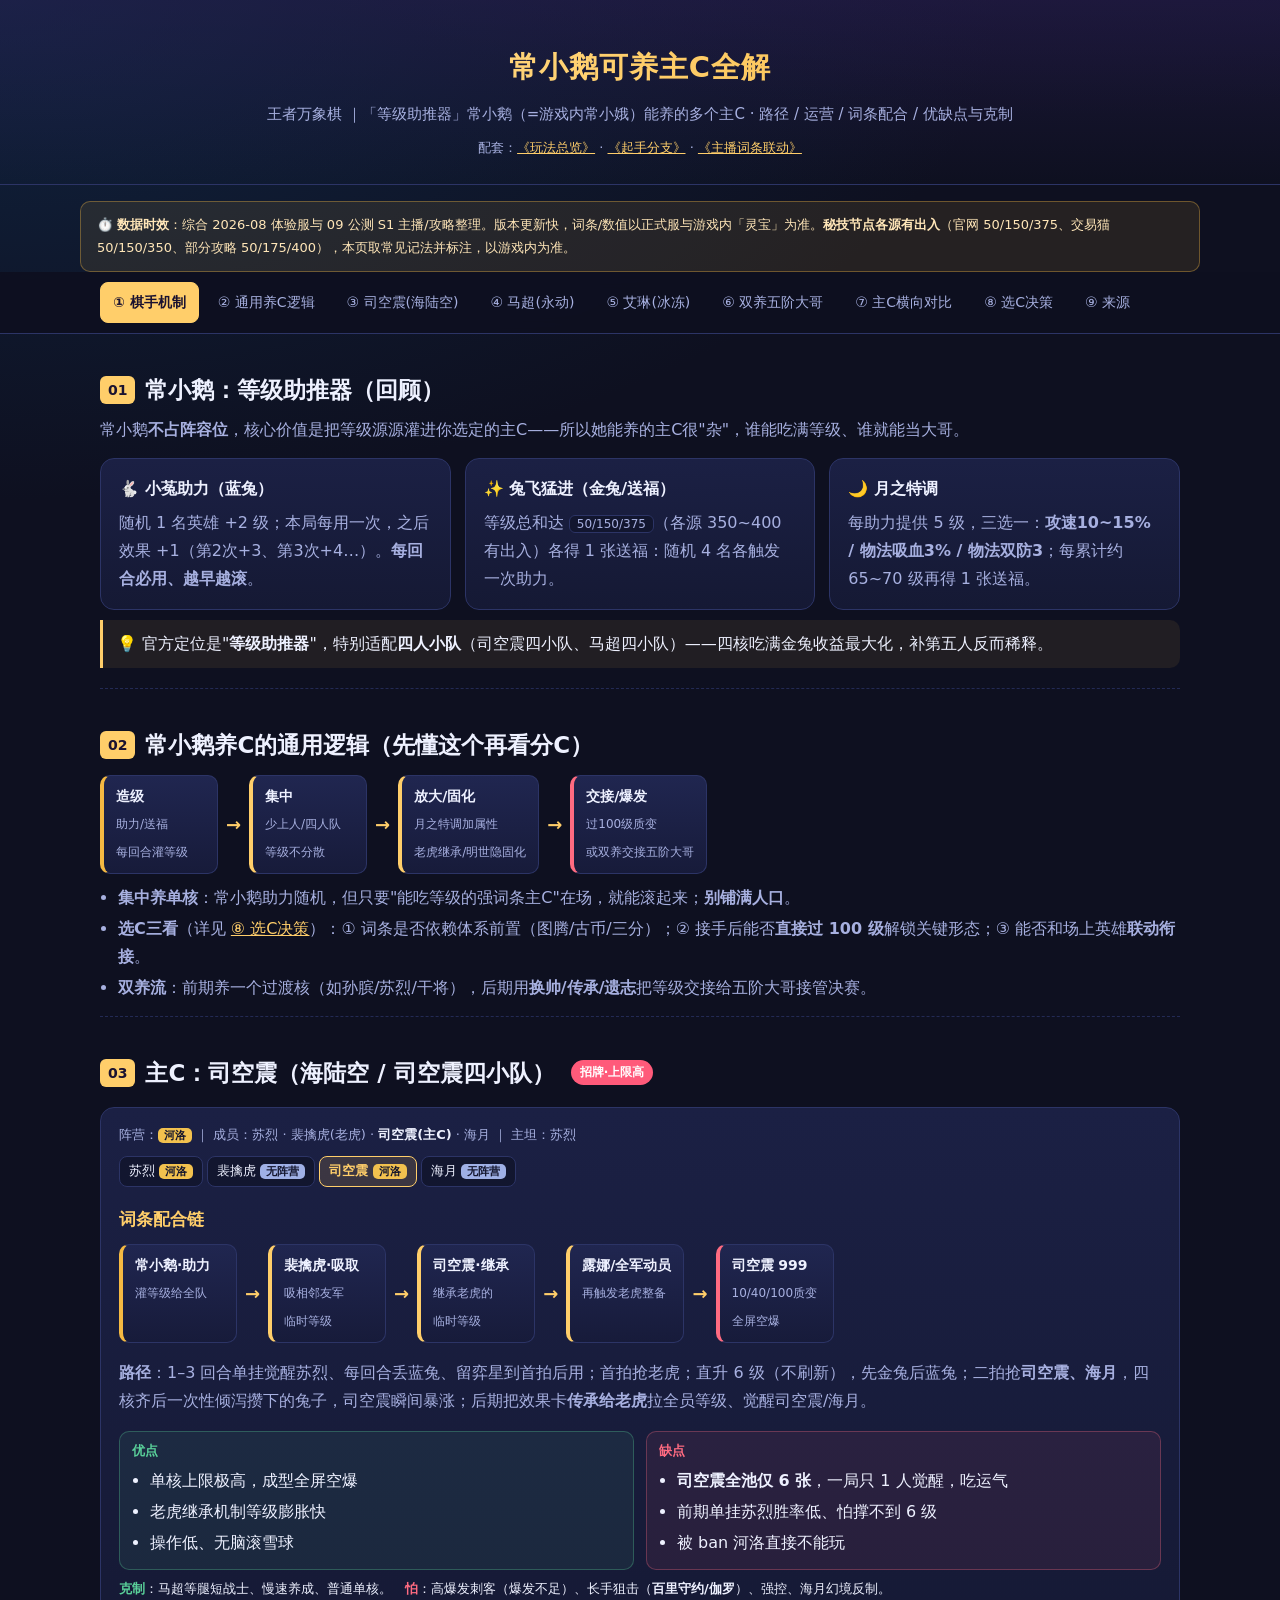
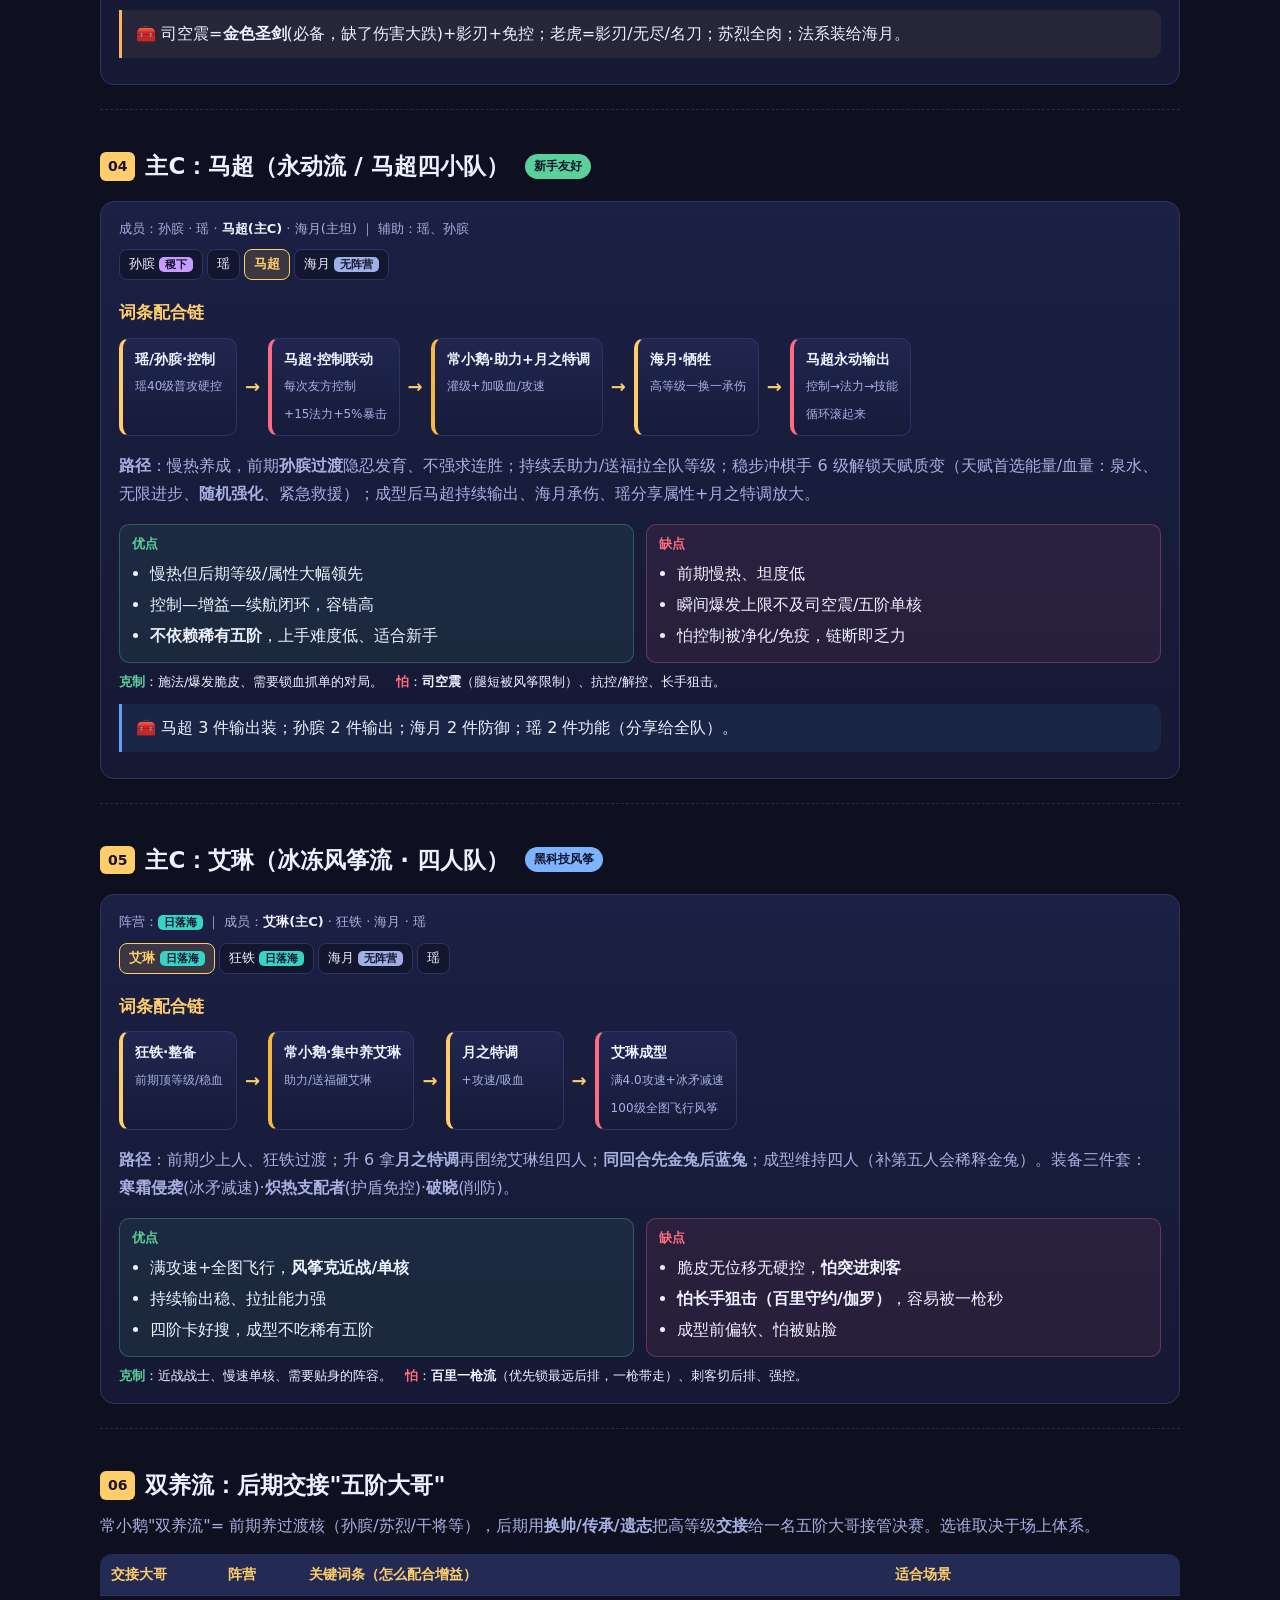
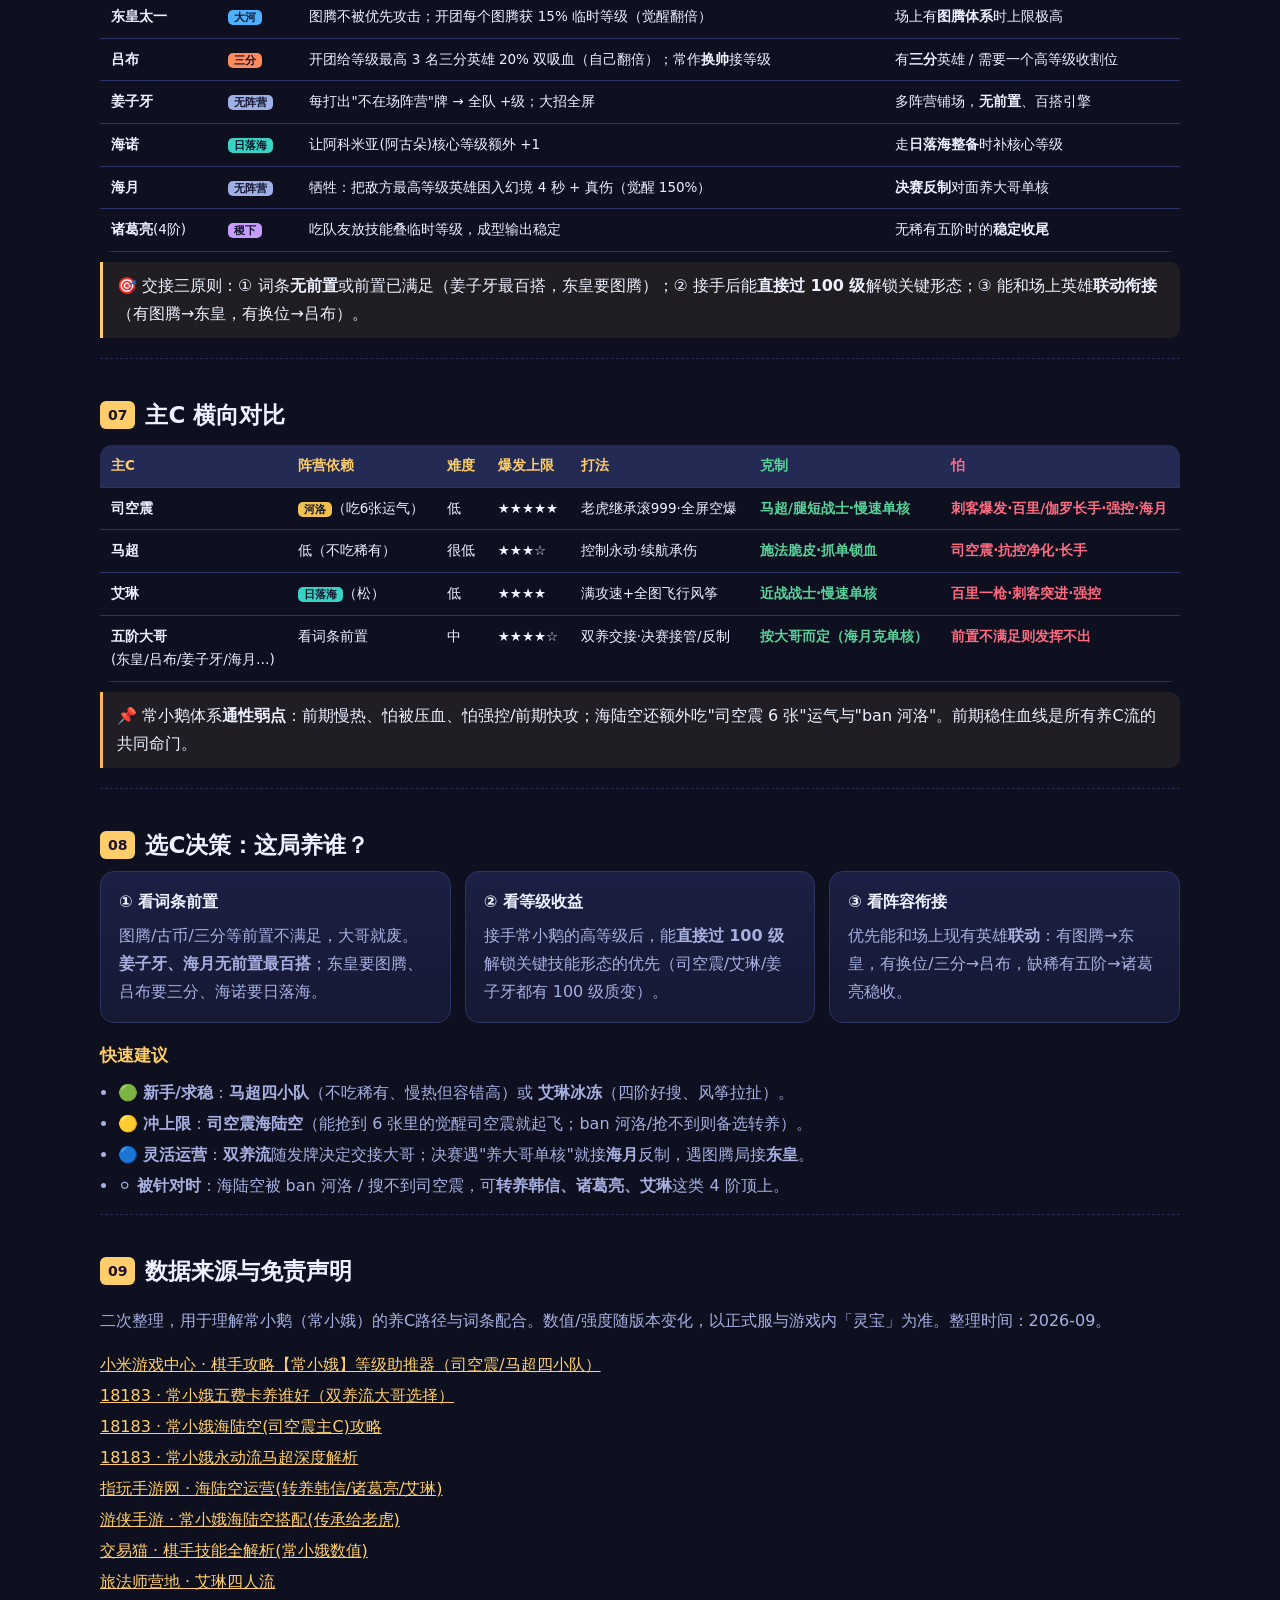
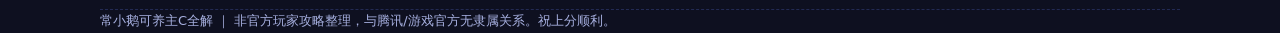
<file: wangzhe-wanxiang-qi/changxiaoe-carries.html>
<!DOCTYPE html>
<html lang="zh-CN">
<head>
<meta charset="UTF-8" />
<meta name="viewport" content="width=device-width, initial-scale=1.0" />
<link rel="icon" href="data:," />
<title>王者万象棋 · 常小鹅可养主C全解（路径/运营/词条/优缺点与克制）</title>
<style>
  :root{
    --bg:#0e1020; --bg2:#151934; --card:#1b2044; --card2:#232a54;
    --line:#2c3466; --text:#eef1ff; --muted:#a7b0e0; --gold:#ffce6a; --gold2:#f5b942;
    --ok:#5ad19a; --warn:#ffb35a; --bad:#ff6b81; --blue:#5aa2ff; --purple:#a97bff;
    --c-heluo:#f2c14e; --c-wu:#9fb0e6; --c-sanfen:#ff8a5c; --c-dahe:#4fb0ff;
    --c-riluohai:#37d3c4; --c-jixia:#c79bff;
  }
  *{box-sizing:border-box}
  html{scroll-behavior:smooth; scroll-padding-top:72px}
  body{margin:0; font-family:"PingFang SC","Microsoft YaHei",system-ui,sans-serif;
    background:radial-gradient(1200px 600px at 80% -10%, #241a4d, transparent),
      radial-gradient(1000px 500px at 0% 0%, #10233f, transparent), var(--bg);
    color:var(--text); line-height:1.75;}
  a{color:var(--gold)}
  .wrap{max-width:1120px; margin:0 auto; padding:0 20px}

  header.hero{padding:42px 20px 24px; text-align:center; border-bottom:1px solid var(--line);
    background:linear-gradient(180deg, rgba(40,30,80,.5), transparent);}
  header.hero h1{margin:0; font-size:29px; letter-spacing:1px;
    background:linear-gradient(90deg,#ffe4a3,#ffce6a,#f5b942);
    -webkit-background-clip:text; background-clip:text; color:transparent;}
  header.hero .sub{color:var(--muted); margin-top:8px; font-size:15px}
  header .crumbs{margin-top:10px; font-size:13px}

  .notice{max-width:1120px; margin:16px auto 0; padding:12px 16px; font-size:13px; color:#ffe6b8;
    background:rgba(245,185,66,.10); border:1px solid rgba(245,185,66,.35); border-radius:10px;}

  nav.tabs{position:sticky; top:0; z-index:20; background:rgba(14,16,32,.92);
    backdrop-filter:blur(8px); border-bottom:1px solid var(--line);}
  nav.tabs .wrap{display:flex; gap:6px; flex-wrap:wrap; padding:10px 20px}
  nav.tabs a{color:var(--muted); text-decoration:none; font-size:14px; padding:7px 12px;
    border-radius:8px; border:1px solid transparent}
  nav.tabs a:hover{color:var(--text); background:var(--card)}
  nav.tabs a.active{color:#1a1230; background:var(--gold); border-color:var(--gold); font-weight:700}

  section{padding:36px 0 10px; border-bottom:1px dashed #232a54}
  h2{font-size:23px; margin:0 0 6px; display:flex; align-items:center; gap:10px}
  h2 .n{font-size:14px; color:#1a1230; background:var(--gold); border-radius:6px; padding:2px 8px}
  h3{font-size:17px; margin:18px 0 8px; color:var(--gold)}
  .lead{color:var(--muted); margin:4px 0 14px}

  .grid{display:grid; gap:14px}
  .g4{grid-template-columns:repeat(4,1fr)} .g3{grid-template-columns:repeat(3,1fr)} .g2{grid-template-columns:repeat(2,1fr)}
  @media(max-width:920px){.g4{grid-template-columns:repeat(2,1fr)}}
  @media(max-width:860px){.g3,.g2{grid-template-columns:1fr} .g4{grid-template-columns:1fr}}
  .card{background:linear-gradient(180deg,var(--card),var(--bg2)); border:1px solid var(--line);
    border-radius:14px; padding:16px 18px}
  .card h4{margin:0 0 6px; font-size:16px} .muted{color:var(--muted)} .k{color:var(--gold); font-weight:700}

  table{width:100%; border-collapse:collapse; margin:10px 0; font-size:13.5px; border-radius:12px; overflow:hidden}
  th,td{padding:9px 11px; text-align:left; border-bottom:1px solid var(--line); vertical-align:top}
  thead th{background:var(--card2); color:var(--gold); font-weight:700}
  tbody tr:hover{background:rgba(90,162,255,.06)}
  td .r{color:var(--gold); font-weight:700; white-space:nowrap}
  .win{color:var(--ok); font-weight:700} .lose{color:var(--bad); font-weight:700}

  .members{margin:6px 0}
  .m{display:inline-block; font-size:13px; padding:3px 9px; margin:3px 4px 0 0; border:1px solid var(--line); border-radius:8px; background:#12162f}
  .m.core{background:rgba(245,185,66,.15); border-color:var(--gold); color:var(--gold); font-weight:700}

  .fac{font-size:11px; font-weight:700; padding:1px 6px; border-radius:5px; color:#12142c; white-space:nowrap}
  .f-heluo{background:var(--c-heluo)} .f-wu{background:var(--c-wu)} .f-sanfen{background:var(--c-sanfen)}
  .f-dahe{background:var(--c-dahe)} .f-riluohai{background:var(--c-riluohai)} .f-jixia{background:var(--c-jixia)}

  .chain{display:flex; flex-wrap:wrap; align-items:stretch; gap:6px; margin:10px 0}
  .node{background:linear-gradient(180deg,#202650,#171b3a); border:1px solid var(--line);
    border-left:4px solid var(--gold); border-radius:10px; padding:8px 12px; min-width:118px}
  .node b{display:block; font-size:14px} .node small{color:var(--muted); font-size:12px}
  .node.hot{border-left-color:var(--bad)} .node.lv{border-left-color:var(--gold2)}
  .arw{display:flex; align-items:center; color:var(--gold); font-weight:900; font-size:18px; padding:0 2px}

  .comp{border:1px solid var(--line); border-radius:14px; padding:16px 18px; margin:14px 0;
    background:linear-gradient(180deg,var(--card),var(--bg2))}
  .comp .title{font-size:19px; font-weight:800; margin:0 0 4px}
  .comp .meta{font-size:13px; color:var(--muted); margin-bottom:6px}
  .comp .meta b{color:var(--text)}
  .badge{font-size:12px; font-weight:800; padding:2px 9px; border-radius:999px; margin-left:6px; color:#12142c}
  .b-t0{background:#ff5a7a; color:#fff} .b-easy{background:#5ad19a} .b-flex{background:#7db4ff}

  .pm{display:grid; grid-template-columns:1fr 1fr; gap:12px; margin-top:8px}
  @media(max-width:860px){.pm{grid-template-columns:1fr}}
  .pros{background:rgba(90,209,154,.08); border:1px solid rgba(90,209,154,.3); border-radius:10px; padding:8px 12px}
  .cons{background:rgba(255,107,129,.08); border:1px solid rgba(255,107,129,.3); border-radius:10px; padding:8px 12px}
  .pros h5,.cons h5{margin:0 0 4px; font-size:13px} .pros h5{color:var(--ok)} .cons h5{color:var(--bad)}
  ul.clean{margin:4px 0; padding-left:18px} ul.clean li{margin:3px 0}
  .counter{font-size:13px; margin-top:8px}

  .callout{background:rgba(90,162,255,.08); border-left:3px solid var(--blue); padding:10px 14px; border-radius:0 10px 10px 0; margin:10px 0}
  .callout.gold{background:rgba(245,185,66,.08); border-color:var(--gold)}
  .callout.warn{background:rgba(255,179,90,.08); border-color:var(--warn)}
  .kbd{font-size:12px; background:#12162f; border:1px solid var(--line); border-radius:6px; padding:1px 7px}
  footer{padding:28px 0 60px; color:var(--muted); font-size:13px}
  .src a{display:block; margin:3px 0}
  .totop{position:fixed; right:18px; bottom:18px; background:var(--gold); color:#1a1230; font-weight:800;
    border:none; border-radius:10px; padding:10px 14px; cursor:pointer; box-shadow:0 6px 16px rgba(0,0,0,.4); display:none}
</style>
</head>
<body>

<header class="hero">
  <div class="wrap">
    <h1>常小鹅可养主C全解</h1>
    <div class="sub">王者万象棋 ｜「等级助推器」常小鹅（=游戏内常小娥）能养的多个主C · 路径 / 运营 / 词条配合 / 优缺点与克制</div>
    <div class="crumbs muted">配套：<a href="index.html">《玩法总览》</a> · <a href="changxiaoe-openings.html">《起手分支》</a> · <a href="streamer-synergy.html">《主播词条联动》</a></div>
  </div>
</header>

<div class="notice">
  ⏱️ <b>数据时效</b>：综合 2026-08 体验服与 09 公测 S1 主播/攻略整理。版本更新快，词条/数值以正式服与游戏内「灵宝」为准。<b>秘技节点各源有出入</b>（官网 50/150/375、交易猫 50/150/350、部分攻略 50/175/400），本页取常见记法并标注，以游戏内为准。
</div>

<nav class="tabs">
  <div class="wrap">
    <a href="#hero">① 棋手机制</a>
    <a href="#logic">② 通用养C逻辑</a>
    <a href="#sikong">③ 司空震(海陆空)</a>
    <a href="#machao">④ 马超(永动)</a>
    <a href="#ailin">⑤ 艾琳(冰冻)</a>
    <a href="#dayang">⑥ 双养五阶大哥</a>
    <a href="#compare">⑦ 主C横向对比</a>
    <a href="#choose">⑧ 选C决策</a>
    <a href="#src">⑨ 来源</a>
  </div>
</nav>

<main class="wrap">

<!-- 棋手机制 -->
<section id="hero">
  <h2><span class="n">01</span> 常小鹅：等级助推器（回顾）</h2>
  <p class="lead">常小鹅<b>不占阵容位</b>，核心价值是把等级源源灌进你选定的主C——所以她能养的主C很"杂"，谁能吃满等级、谁就能当大哥。</p>
  <div class="grid g3">
    <div class="card"><h4>🐇 小菟助力（蓝兔）</h4><div class="muted">随机 1 名英雄 +2 级；本局每用一次，之后效果 +1（第2次+3、第3次+4…）。<b>每回合必用、越早越滚</b>。</div></div>
    <div class="card"><h4>✨ 兔飞猛进（金兔/送福）</h4><div class="muted">等级总和达 <span class="kbd">50/150/375</span>（各源 350~400 有出入）各得 1 张送福：随机 4 名各触发一次助力。</div></div>
    <div class="card"><h4>🌙 月之特调</h4><div class="muted">每助力提供 5 级，三选一：<b>攻速10~15% / 物法吸血3% / 物法双防3</b>；每累计约 65~70 级再得 1 张送福。</div></div>
  </div>
  <div class="callout gold">💡 官方定位是"<b>等级助推器</b>"，特别适配<b>四人小队</b>（司空震四小队、马超四小队）——四核吃满金兔收益最大化，补第五人反而稀释。</div>
</section>

<!-- 通用逻辑 -->
<section id="logic">
  <h2><span class="n">02</span> 常小鹅养C的通用逻辑（先懂这个再看分C）</h2>
  <div class="chain">
    <span class="node lv"><b>造级</b><small>助力/送福<br>每回合灌等级</small></span><span class="arw">→</span>
    <span class="node"><b>集中</b><small>少上人/四人队<br>等级不分散</small></span><span class="arw">→</span>
    <span class="node"><b>放大/固化</b><small>月之特调加属性<br>老虎继承/明世隐固化</small></span><span class="arw">→</span>
    <span class="node hot"><b>交接/爆发</b><small>过100级质变<br>或双养交接五阶大哥</small></span>
  </div>
  <ul class="clean muted">
    <li><b>集中养单核</b>：常小鹅助力随机，但只要"能吃等级的强词条主C"在场，就能滚起来；<b>别铺满人口</b>。</li>
    <li><b>选C三看</b>（详见 <a href="#choose">⑧ 选C决策</a>）：① 词条是否依赖体系前置（图腾/古币/三分）；② 接手后能否<b>直接过 100 级</b>解锁关键形态；③ 能否和场上英雄<b>联动衔接</b>。</li>
    <li><b>双养流</b>：前期养一个过渡核（如孙膑/苏烈/干将），后期用<b>换帅/传承/遗志</b>把等级交接给五阶大哥接管决赛。</li>
  </ul>
</section>

<!-- 司空震 -->
<section id="sikong">
  <h2><span class="n">03</span> 主C：司空震（海陆空 / 司空震四小队）<span class="badge b-t0">招牌·上限高</span></h2>
  <div class="comp">
    <div class="meta">阵营：<span class="fac f-heluo">河洛</span> ｜ 成员：苏烈 · 裴擒虎(老虎) · <b>司空震(主C)</b> · 海月 ｜ 主坦：苏烈</div>
    <div class="members"><span class="m">苏烈 <span class="fac f-heluo">河洛</span></span><span class="m">裴擒虎 <span class="fac f-wu">无阵营</span></span><span class="m core">司空震 <span class="fac f-heluo">河洛</span></span><span class="m">海月 <span class="fac f-wu">无阵营</span></span></div>
    <h3>词条配合链</h3>
    <div class="chain">
      <span class="node lv"><b>常小鹅·助力</b><small>灌等级给全队</small></span><span class="arw">→</span>
      <span class="node"><b>裴擒虎·吸取</b><small>吸相邻友军<br>临时等级</small></span><span class="arw">→</span>
      <span class="node"><b>司空震·继承</b><small>继承老虎的<br>临时等级</small></span><span class="arw">→</span>
      <span class="node"><b>露娜/全军动员</b><small>再触发老虎整备</small></span><span class="arw">→</span>
      <span class="node hot"><b>司空震 999</b><small>10/40/100质变<br>全屏空爆</small></span>
    </div>
    <p class="muted"><b>路径</b>：1–3 回合单挂觉醒苏烈、每回合丢蓝兔、留弈星到首拍后用；首拍抢老虎；直升 6 级（不刷新），先金兔后蓝兔；二拍抢<b>司空震、海月</b>，四核齐后一次性倾泻攒下的兔子，司空震瞬间暴涨；后期把效果卡<b>传承给老虎</b>拉全员等级、觉醒司空震/海月。</p>
    <div class="pm">
      <div class="pros"><h5>优点</h5><ul class="clean"><li>单核上限极高，成型全屏空爆</li><li>老虎继承机制等级膨胀快</li><li>操作低、无脑滚雪球</li></ul></div>
      <div class="cons"><h5>缺点</h5><ul class="clean"><li><b>司空震全池仅 6 张</b>，一局只 1 人觉醒，吃运气</li><li>前期单挂苏烈胜率低、怕撑不到 6 级</li><li>被 ban 河洛直接不能玩</li></ul></div>
    </div>
    <div class="counter"><span class="win">克制</span>：马超等腿短战士、慢速养成、普通单核。　<span class="lose">怕</span>：高爆发刺客（爆发不足）、长手狙击（<b>百里守约/伽罗</b>）、强控、海月幻境反制。</div>
    <div class="callout warn">🧰 司空震=<b>金色圣剑</b>(必备，缺了伤害大跌)+影刃+免控；老虎=影刃/无尽/名刀；苏烈全肉；法系装给海月。</div>
  </div>
</section>

<!-- 马超 -->
<section id="machao">
  <h2><span class="n">04</span> 主C：马超（永动流 / 马超四小队）<span class="badge b-easy">新手友好</span></h2>
  <div class="comp">
    <div class="meta">成员：孙膑 · 瑶 · <b>马超(主C)</b> · 海月(主坦) ｜ 辅助：瑶、孙膑</div>
    <div class="members"><span class="m">孙膑 <span class="fac f-jixia">稷下</span></span><span class="m">瑶</span><span class="m core">马超</span><span class="m">海月 <span class="fac f-wu">无阵营</span></span></div>
    <h3>词条配合链</h3>
    <div class="chain">
      <span class="node"><b>瑶/孙膑·控制</b><small>瑶40级普攻硬控</small></span><span class="arw">→</span>
      <span class="node hot"><b>马超·控制联动</b><small>每次友方控制<br>+15法力+5%暴击</small></span><span class="arw">→</span>
      <span class="node lv"><b>常小鹅·助力+月之特调</b><small>灌级+加吸血/攻速</small></span><span class="arw">→</span>
      <span class="node"><b>海月·牺牲</b><small>高等级一换一承伤</small></span><span class="arw">→</span>
      <span class="node hot"><b>马超永动输出</b><small>控制→法力→技能<br>循环滚起来</small></span>
    </div>
    <p class="muted"><b>路径</b>：慢热养成，前期<b>孙膑过渡</b>隐忍发育、不强求连胜；持续丢助力/送福拉全队等级；稳步冲棋手 6 级解锁天赋质变（天赋首选能量/血量：泉水、无限进步、<b>随机强化</b>、紧急救援）；成型后马超持续输出、海月承伤、瑶分享属性+月之特调放大。</p>
    <div class="pm">
      <div class="pros"><h5>优点</h5><ul class="clean"><li>慢热但后期等级/属性大幅领先</li><li>控制—增益—续航闭环，容错高</li><li><b>不依赖稀有五阶</b>，上手难度低、适合新手</li></ul></div>
      <div class="cons"><h5>缺点</h5><ul class="clean"><li>前期慢热、坦度低</li><li>瞬间爆发上限不及司空震/五阶单核</li><li>怕控制被净化/免疫，链断即乏力</li></ul></div>
    </div>
    <div class="counter"><span class="win">克制</span>：施法/爆发脆皮、需要锁血抓单的对局。　<span class="lose">怕</span>：<b>司空震</b>（腿短被风筝限制）、抗控/解控、长手狙击。</div>
    <div class="callout">🧰 马超 3 件输出装；孙膑 2 件输出；海月 2 件防御；瑶 2 件功能（分享给全队）。</div>
  </div>
</section>

<!-- 艾琳 -->
<section id="ailin">
  <h2><span class="n">05</span> 主C：艾琳（冰冻风筝流 · 四人队）<span class="badge b-flex">黑科技风筝</span></h2>
  <div class="comp">
    <div class="meta">阵营：<span class="fac f-riluohai">日落海</span> ｜ 成员：<b>艾琳(主C)</b> · 狂铁 · 海月 · 瑶</div>
    <div class="members"><span class="m core">艾琳 <span class="fac f-riluohai">日落海</span></span><span class="m">狂铁 <span class="fac f-riluohai">日落海</span></span><span class="m">海月 <span class="fac f-wu">无阵营</span></span><span class="m">瑶</span></div>
    <h3>词条配合链</h3>
    <div class="chain">
      <span class="node"><b>狂铁·整备</b><small>前期顶等级/稳血</small></span><span class="arw">→</span>
      <span class="node lv"><b>常小鹅·集中养艾琳</b><small>助力/送福砸艾琳</small></span><span class="arw">→</span>
      <span class="node"><b>月之特调</b><small>+攻速/吸血</small></span><span class="arw">→</span>
      <span class="node hot"><b>艾琳成型</b><small>满4.0攻速+冰矛减速<br>100级全图飞行风筝</small></span>
    </div>
    <p class="muted"><b>路径</b>：前期少上人、狂铁过渡；升 6 拿<b>月之特调</b>再围绕艾琳组四人；<b>同回合先金兔后蓝兔</b>；成型维持四人（补第五人会稀释金兔）。装备三件套：<b>寒霜侵袭</b>(冰矛减速)·<b>炽热支配者</b>(护盾免控)·<b>破晓</b>(削防)。</p>
    <div class="pm">
      <div class="pros"><h5>优点</h5><ul class="clean"><li>满攻速+全图飞行，<b>风筝克近战/单核</b></li><li>持续输出稳、拉扯能力强</li><li>四阶卡好搜，成型不吃稀有五阶</li></ul></div>
      <div class="cons"><h5>缺点</h5><ul class="clean"><li>脆皮无位移无硬控，<b>怕突进刺客</b></li><li><b>怕长手狙击（百里守约/伽罗）</b>，容易被一枪秒</li><li>成型前偏软、怕被贴脸</li></ul></div>
    </div>
    <div class="counter"><span class="win">克制</span>：近战战士、慢速单核、需要贴身的阵容。　<span class="lose">怕</span>：<b>百里一枪流</b>（优先锁最远后排，一枪带走）、刺客切后排、强控。</div>
  </div>
</section>

<!-- 双养五阶 -->
<section id="dayang">
  <h2><span class="n">06</span> 双养流：后期交接"五阶大哥"</h2>
  <p class="lead">常小鹅"双养流"= 前期养过渡核（孙膑/苏烈/干将等），后期用<b>换帅/传承/遗志</b>把高等级<b>交接</b>给一名五阶大哥接管决赛。选谁取决于场上体系。</p>
  <table>
    <thead><tr><th>交接大哥</th><th>阵营</th><th>关键词条（怎么配合增益）</th><th>适合场景</th></tr></thead>
    <tbody>
      <tr><td><b>东皇太一</b></td><td><span class="fac f-dahe">大河</span></td><td>图腾不被优先攻击；开团每个图腾获 15% 临时等级（觉醒翻倍）</td><td>场上有<b>图腾体系</b>时上限极高</td></tr>
      <tr><td><b>吕布</b></td><td><span class="fac f-sanfen">三分</span></td><td>开团给等级最高 3 名三分英雄 20% 双吸血（自己翻倍）；常作<b>换帅</b>接等级</td><td>有<b>三分</b>英雄 / 需要一个高等级收割位</td></tr>
      <tr><td><b>姜子牙</b></td><td><span class="fac f-wu">无阵营</span></td><td>每打出"不在场阵营"牌 → 全队 +级；大招全屏</td><td>多阵营铺场，<b>无前置</b>、百搭引擎</td></tr>
      <tr><td><b>海诺</b></td><td><span class="fac f-riluohai">日落海</span></td><td>让阿科米亚(阿古朵)核心等级额外 +1</td><td>走<b>日落海整备</b>时补核心等级</td></tr>
      <tr><td><b>海月</b></td><td><span class="fac f-wu">无阵营</span></td><td>牺牲：把敌方最高等级英雄困入幻境 4 秒 + 真伤（觉醒 150%）</td><td><b>决赛反制</b>对面养大哥单核</td></tr>
      <tr><td><b>诸葛亮</b>(4阶)</td><td><span class="fac f-jixia">稷下</span></td><td>吃队友放技能叠临时等级，成型输出稳定</td><td>无稀有五阶时的<b>稳定收尾</b></td></tr>
    </tbody>
  </table>
  <div class="callout gold">🎯 交接三原则：① 词条<b>无前置</b>或前置已满足（姜子牙最百搭，东皇要图腾）；② 接手后能<b>直接过 100 级</b>解锁关键形态；③ 能和场上英雄<b>联动衔接</b>（有图腾→东皇，有换位→吕布）。</div>
</section>

<!-- 横向对比 -->
<section id="compare">
  <h2><span class="n">07</span> 主C 横向对比</h2>
  <table>
    <thead><tr><th>主C</th><th>阵营依赖</th><th>难度</th><th>爆发上限</th><th>打法</th><th class="win">克制</th><th class="lose">怕</th></tr></thead>
    <tbody>
      <tr><td><b>司空震</b></td><td><span class="fac f-heluo">河洛</span>（吃6张运气）</td><td>低</td><td>★★★★★</td><td>老虎继承滚999·全屏空爆</td><td class="win">马超/腿短战士·慢速单核</td><td class="lose">刺客爆发·百里/伽罗长手·强控·海月</td></tr>
      <tr><td><b>马超</b></td><td>低（不吃稀有）</td><td>很低</td><td>★★★☆</td><td>控制永动·续航承伤</td><td class="win">施法脆皮·抓单锁血</td><td class="lose">司空震·抗控净化·长手</td></tr>
      <tr><td><b>艾琳</b></td><td><span class="fac f-riluohai">日落海</span>（松）</td><td>低</td><td>★★★★</td><td>满攻速+全图飞行风筝</td><td class="win">近战战士·慢速单核</td><td class="lose">百里一枪·刺客突进·强控</td></tr>
      <tr><td><b>五阶大哥</b><br>(东皇/吕布/姜子牙/海月…)</td><td>看词条前置</td><td>中</td><td>★★★★☆</td><td>双养交接·决赛接管/反制</td><td class="win">按大哥而定（海月克单核）</td><td class="lose">前置不满足则发挥不出</td></tr>
    </tbody>
  </table>
  <div class="callout warn">📌 常小鹅体系<b>通性弱点</b>：前期慢热、怕被压血、怕强控/前期快攻；海陆空还额外吃"司空震 6 张"运气与"ban 河洛"。前期稳住血线是所有养C流的共同命门。</div>
</section>

<!-- 选C决策 -->
<section id="choose">
  <h2><span class="n">08</span> 选C决策：这局养谁？</h2>
  <div class="grid g3">
    <div class="card"><h4>① 看词条前置</h4><div class="muted">图腾/古币/三分等前置不满足，大哥就废。<b>姜子牙、海月无前置最百搭</b>；东皇要图腾、吕布要三分、海诺要日落海。</div></div>
    <div class="card"><h4>② 看等级收益</h4><div class="muted">接手常小鹅的高等级后，能<b>直接过 100 级</b>解锁关键技能形态的优先（司空震/艾琳/姜子牙都有 100 级质变）。</div></div>
    <div class="card"><h4>③ 看阵容衔接</h4><div class="muted">优先能和场上现有英雄<b>联动</b>：有图腾→东皇，有换位/三分→吕布，缺稀有五阶→诸葛亮稳收。</div></div>
  </div>
  <h3>快速建议</h3>
  <ul class="clean muted">
    <li>🟢 <b>新手/求稳</b>：<b>马超四小队</b>（不吃稀有、慢热但容错高）或 <b>艾琳冰冻</b>（四阶好搜、风筝拉扯）。</li>
    <li>🟡 <b>冲上限</b>：<b>司空震海陆空</b>（能抢到 6 张里的觉醒司空震就起飞；ban 河洛/抢不到则备选转养）。</li>
    <li>🔵 <b>灵活运营</b>：<b>双养流</b>随发牌决定交接大哥；决赛遇"养大哥单核"就接<b>海月</b>反制，遇图腾局接<b>东皇</b>。</li>
    <li>⚪ <b>被针对时</b>：海陆空被 ban 河洛 / 搜不到司空震，可<b>转养韩信、诸葛亮、艾琳</b>这类 4 阶顶上。</li>
  </ul>
</section>

<!-- 来源 -->
<section id="src">
  <h2><span class="n">09</span> 数据来源与免责声明</h2>
  <p class="muted">二次整理，用于理解常小鹅（常小娥）的养C路径与词条配合。数值/强度随版本变化，以正式服与游戏内「灵宝」为准。整理时间：2026-09。</p>
  <div class="src">
    <a href="https://game.xiaomi.com/viewpoint/1683157310_1787045440065_13" target="_blank" rel="noopener">小米游戏中心 · 棋手攻略【常小娥】等级助推器（司空震/马超四小队）</a>
    <a href="https://www.18183.com/gonglue/202609/mcvg603s.html" target="_blank" rel="noopener">18183 · 常小娥五费卡养谁好（双养流大哥选择）</a>
    <a href="https://www.18183.com/gonglue/202608/orbjcb0c.html" target="_blank" rel="noopener">18183 · 常小娥海陆空(司空震主C)攻略</a>
    <a href="https://www.18183.com/gonglue/202608/5dd54rbi.html" target="_blank" rel="noopener">18183 · 常小娥永动流马超深度解析</a>
    <a href="https://www.zw148.com/news/6902.html" target="_blank" rel="noopener">指玩手游网 · 海陆空运营(转养韩信/诸葛亮/艾琳)</a>
    <a href="https://m.ali213.net/news/gl2609/1808667.html" target="_blank" rel="noopener">游侠手游 · 常小娥海陆空搭配(传承给老虎)</a>
    <a href="https://www.jiaoyimao.com/news/335826.html" target="_blank" rel="noopener">交易猫 · 棋手技能全解析(常小娥数值)</a>
    <a href="https://www.iyingdi.com/tz/post/5715391" target="_blank" rel="noopener">旅法师营地 · 艾琳四人流</a>
  </div>
</section>

</main>

<footer class="wrap">
  常小鹅可养主C全解 ｜ 非官方玩家攻略整理，与腾讯/游戏官方无隶属关系。祝上分顺利。
</footer>

<button class="totop" id="totop" title="回到顶部">↑ 顶部</button>

<script>
  const links=[...document.querySelectorAll('nav.tabs a')];
  const secs=links.map(a=>document.querySelector(a.getAttribute('href')));
  const totop=document.getElementById('totop');
  function onScroll(){
    const y=window.scrollY+120; let idx=0;
    secs.forEach((s,i)=>{ if(s && s.offsetTop<=y) idx=i; });
    links.forEach((a,i)=>a.classList.toggle('active', i===idx));
    totop.style.display=window.scrollY>500?'block':'none';
  }
  window.addEventListener('scroll',onScroll,{passive:true}); onScroll();
  totop.addEventListener('click',()=>window.scrollTo({top:0,behavior:'smooth'}));
</script>
</body>
</html>
</file>
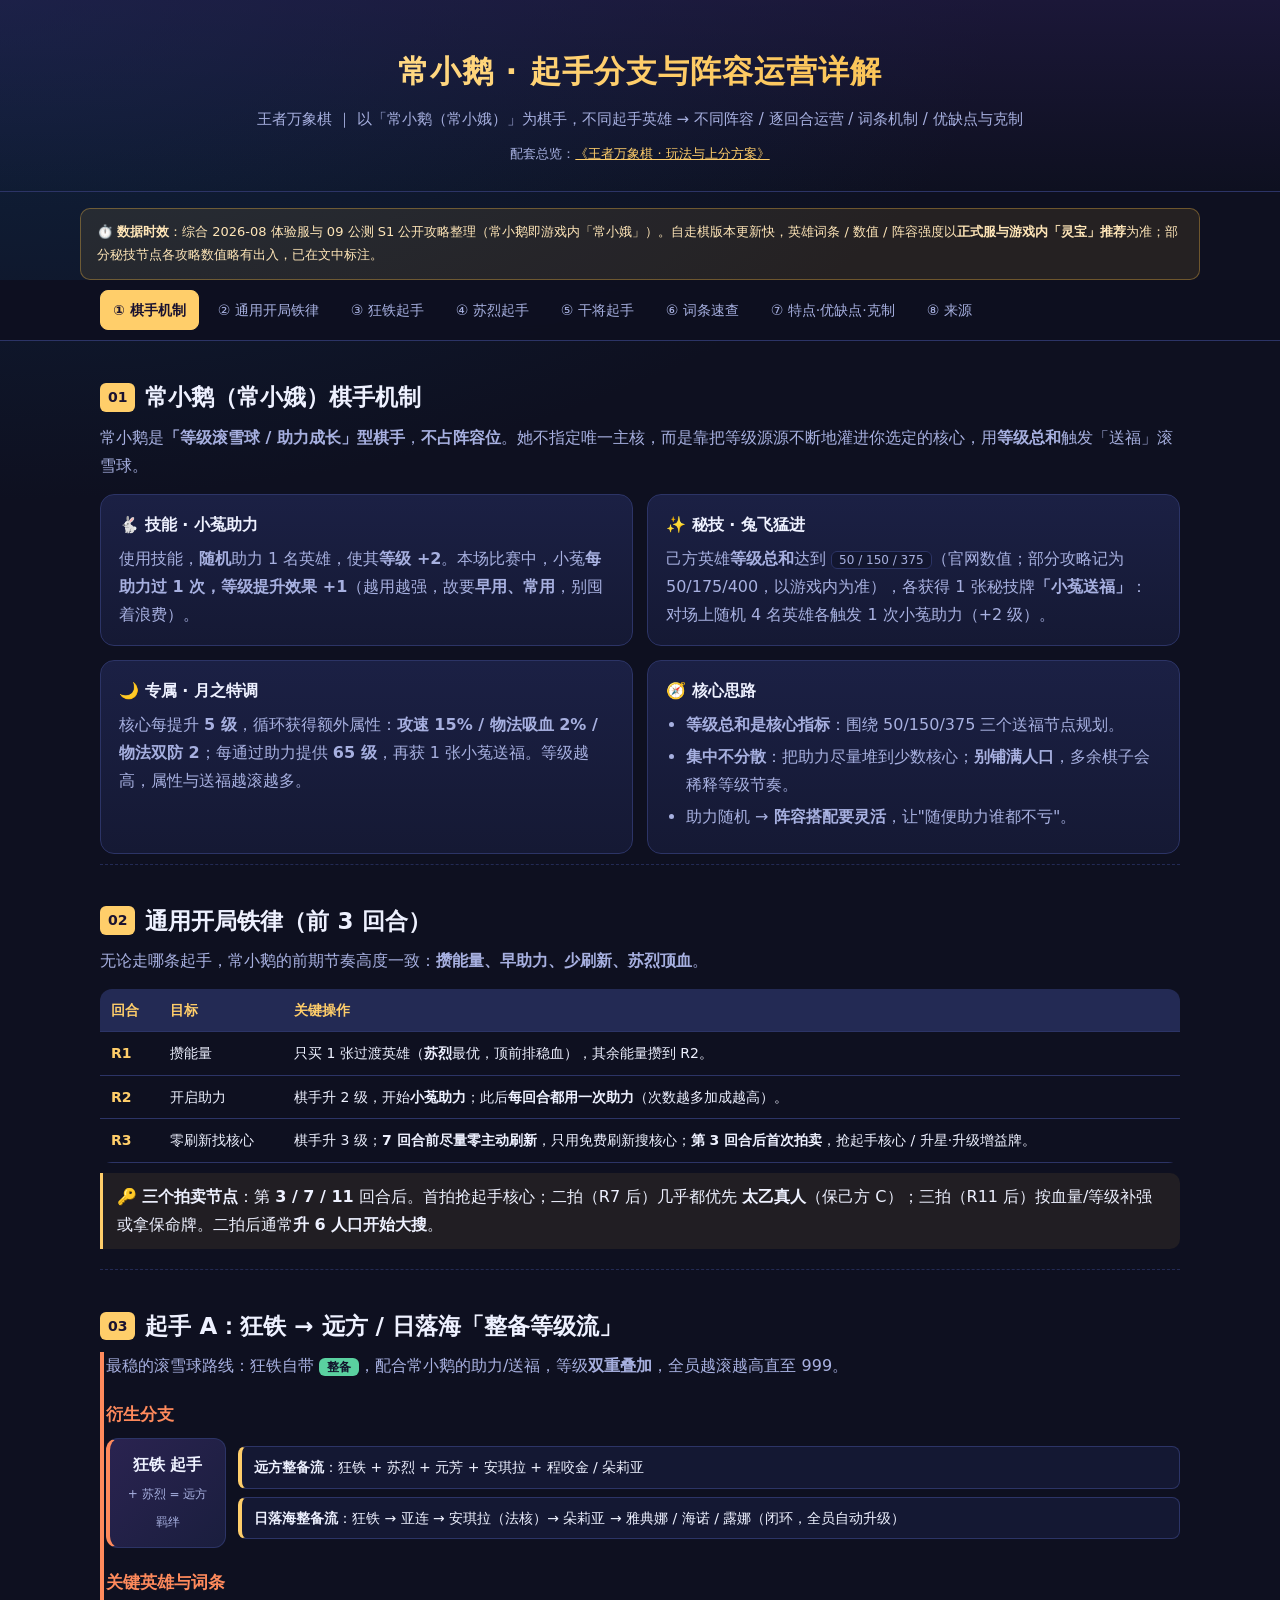
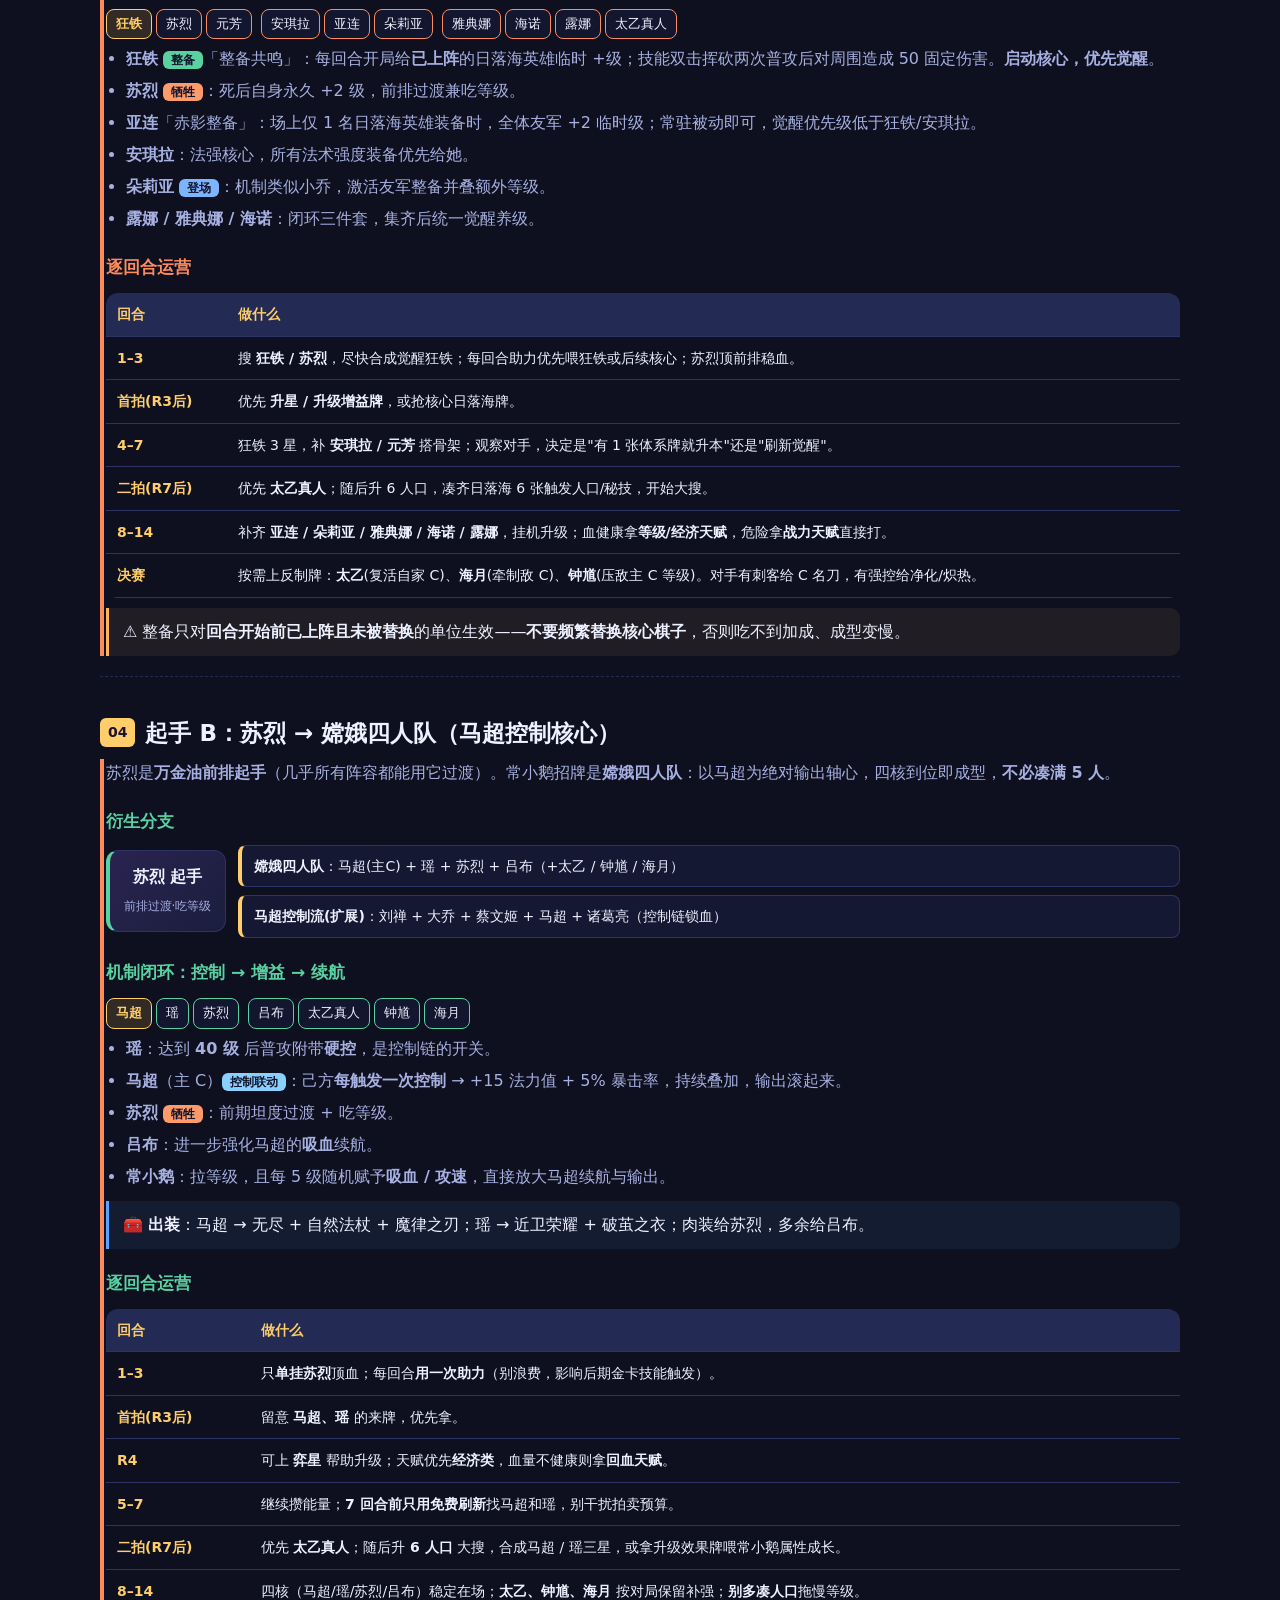
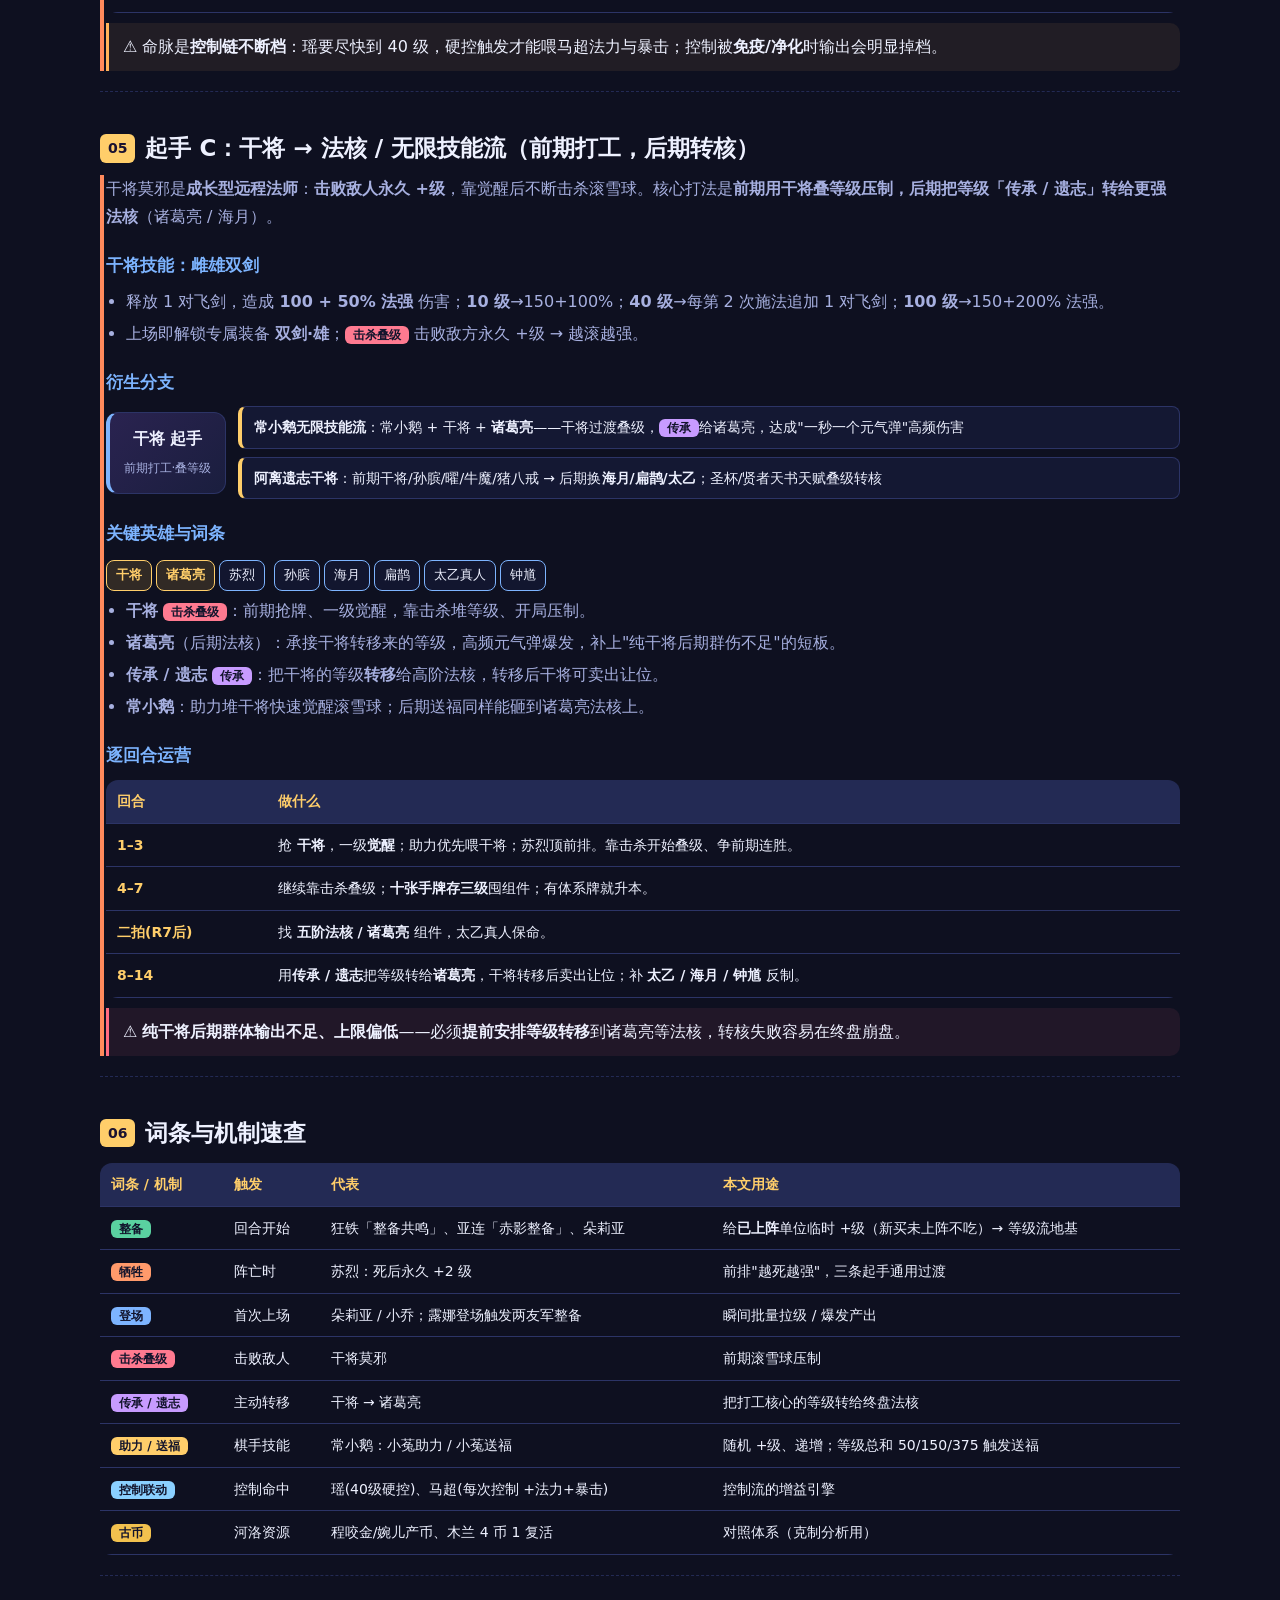
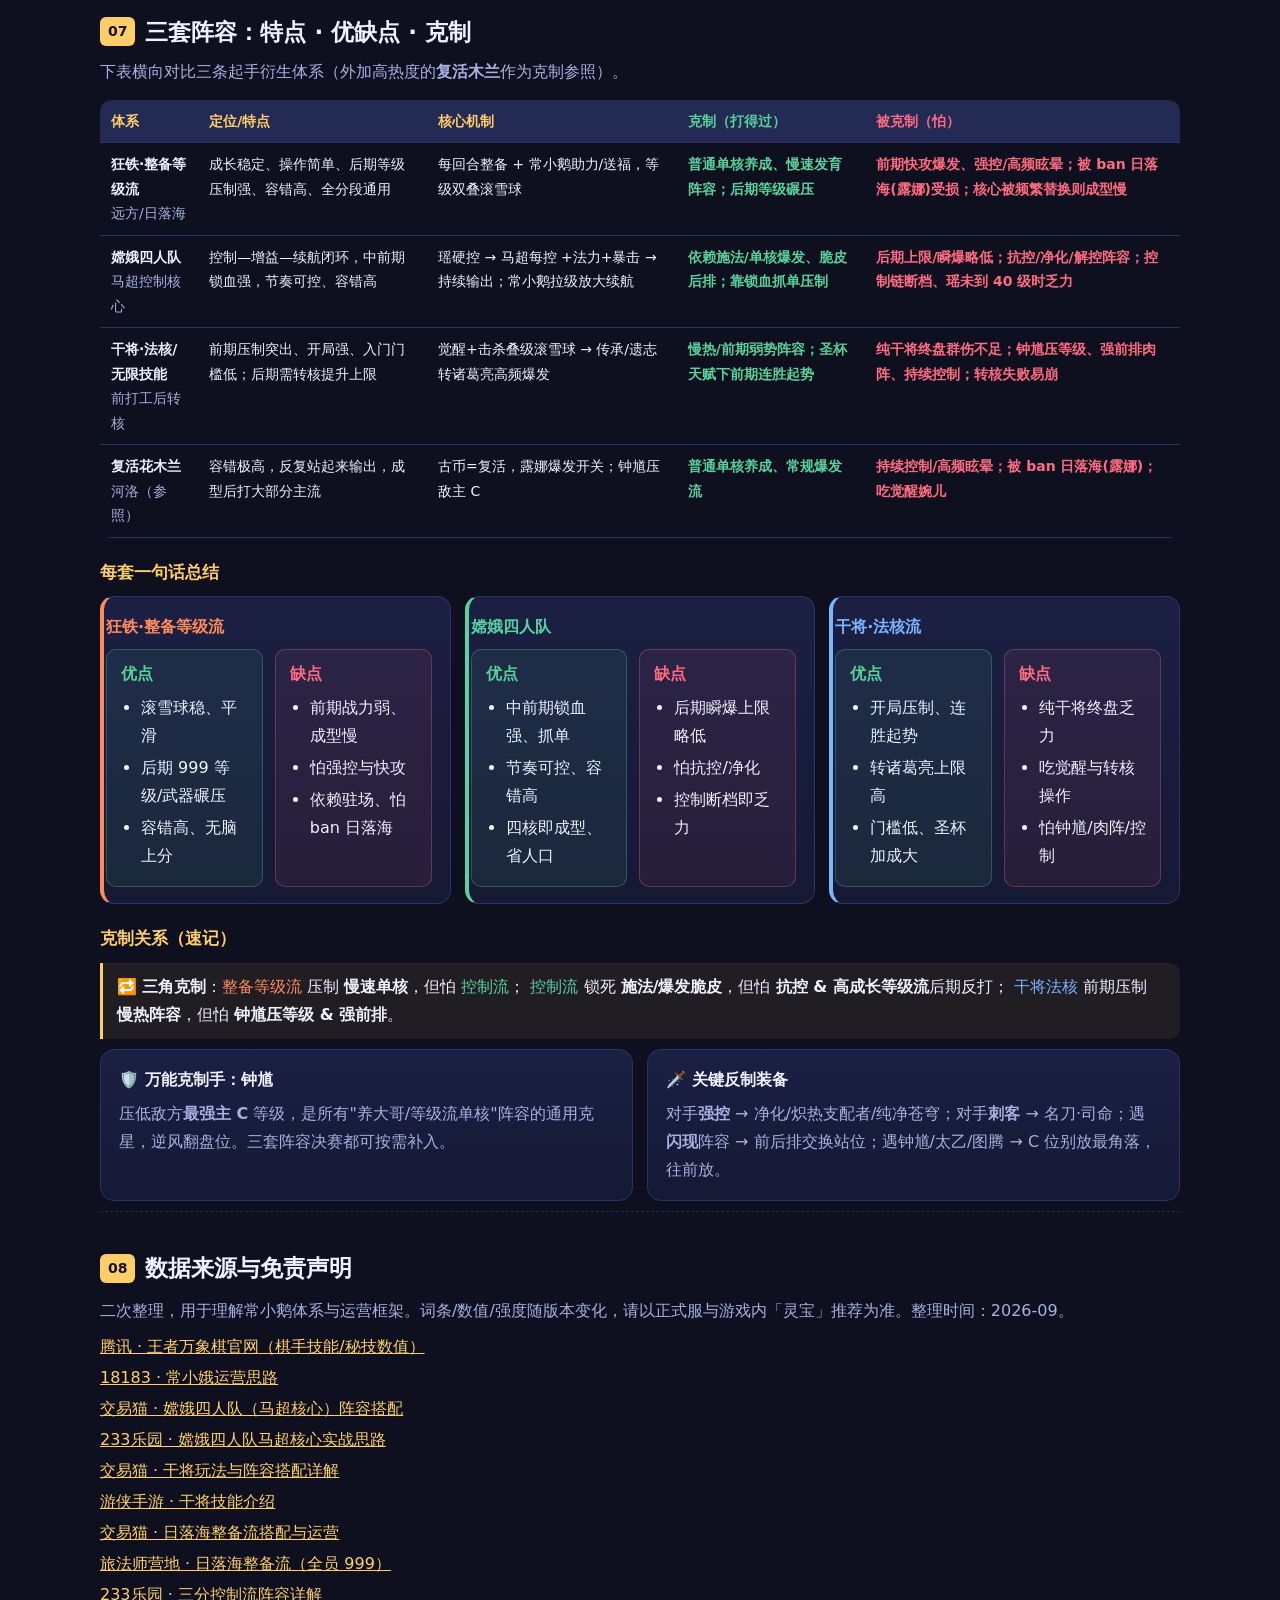
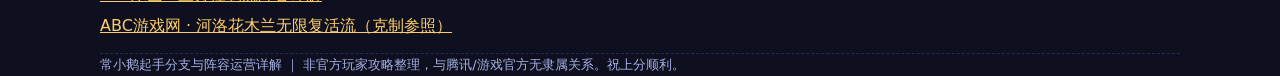
<file: wangzhe-wanxiang-qi/changxiaoe-openings.html>
<!DOCTYPE html>
<html lang="zh-CN">
<head>
<meta charset="UTF-8" />
<meta name="viewport" content="width=device-width, initial-scale=1.0" />
<link rel="icon" href="data:," />
<title>王者万象棋 · 常小鹅起手分支与阵容运营详解</title>
<style>
  :root{
    --bg:#0e1020; --bg2:#151934; --card:#1b2044; --card2:#232a54;
    --line:#2c3466; --text:#eef1ff; --muted:#a7b0e0; --gold:#ffce6a; --gold2:#f5b942;
    --ok:#5ad19a; --warn:#ffb35a; --bad:#ff6b81; --blue:#5aa2ff; --purple:#a97bff;
    --a:#ff8a5c; --b:#5ad1a0; --c:#7db4ff; /* 三条起手支线配色 A狂铁 B苏烈 C干将 */
  }
  *{box-sizing:border-box}
  html{scroll-behavior:smooth; scroll-padding-top:72px}
  body{margin:0; font-family:"PingFang SC","Microsoft YaHei",system-ui,sans-serif;
    background:radial-gradient(1200px 600px at 80% -10%, #241a4d, transparent),
      radial-gradient(1000px 500px at 0% 0%, #10233f, transparent), var(--bg);
    color:var(--text); line-height:1.75;}
  a{color:var(--gold)}
  .wrap{max-width:1120px; margin:0 auto; padding:0 20px}

  header.hero{padding:44px 20px 26px; text-align:center; border-bottom:1px solid var(--line);
    background:linear-gradient(180deg, rgba(40,30,80,.5), transparent);}
  header.hero h1{margin:0; font-size:31px; letter-spacing:1px;
    background:linear-gradient(90deg,#ffe4a3,#ffce6a,#f5b942);
    -webkit-background-clip:text; background-clip:text; color:transparent;}
  header.hero .sub{color:var(--muted); margin-top:8px; font-size:15px}
  header .crumbs{margin-top:10px; font-size:13px}

  .notice{max-width:1120px; margin:16px auto 0; padding:12px 16px; font-size:13px; color:#ffe6b8;
    background:rgba(245,185,66,.10); border:1px solid rgba(245,185,66,.35); border-radius:10px;}

  nav.tabs{position:sticky; top:0; z-index:20; background:rgba(14,16,32,.92);
    backdrop-filter:blur(8px); border-bottom:1px solid var(--line);}
  nav.tabs .wrap{display:flex; gap:6px; flex-wrap:wrap; padding:10px 20px}
  nav.tabs a{color:var(--muted); text-decoration:none; font-size:14px; padding:7px 12px;
    border-radius:8px; border:1px solid transparent}
  nav.tabs a:hover{color:var(--text); background:var(--card)}
  nav.tabs a.active{color:#1a1230; background:var(--gold); border-color:var(--gold); font-weight:700}

  section{padding:36px 0 10px; border-bottom:1px dashed #232a54}
  h2{font-size:23px; margin:0 0 6px; display:flex; align-items:center; gap:10px}
  h2 .n{font-size:14px; color:#1a1230; background:var(--gold); border-radius:6px; padding:2px 8px}
  h3{font-size:17px; margin:20px 0 8px; color:var(--gold)}
  .lead{color:var(--muted); margin:4px 0 14px}
  p{margin:8px 0}

  .grid{display:grid; gap:14px}
  .g3{grid-template-columns:repeat(3,1fr)} .g2{grid-template-columns:repeat(2,1fr)}
  @media(max-width:860px){.g3,.g2{grid-template-columns:1fr}}
  .card{background:linear-gradient(180deg,var(--card),var(--bg2)); border:1px solid var(--line);
    border-radius:14px; padding:16px 18px}
  .card h4{margin:0 0 6px; font-size:16px}
  .muted{color:var(--muted)}
  .k{color:var(--gold); font-weight:700}

  table{width:100%; border-collapse:collapse; margin:10px 0; font-size:14px; border-radius:12px; overflow:hidden}
  th,td{padding:9px 11px; text-align:left; border-bottom:1px solid var(--line); vertical-align:top}
  thead th{background:var(--card2); color:var(--gold); font-weight:700}
  tbody tr:hover{background:rgba(90,162,255,.06)}
  td .r{color:var(--gold); font-weight:700; white-space:nowrap}

  .tag{font-size:12px; font-weight:700; padding:2px 8px; border-radius:6px; color:#12142c; white-space:nowrap}
  .t-zhengbei{background:#5ad1a0} .t-xisheng{background:#ff9a6b} .t-dengchang{background:#7db4ff}
  .t-guobi{background:#f2c14e} .t-chuancheng{background:#c79bff} .t-jisha{background:#ff7a90}
  .t-zhuli{background:#ffce6a} .t-kongzhi{background:#8ad0ff}

  .branch{display:grid; grid-template-columns:120px 1fr; gap:12px; align-items:center; margin:8px 0}
  .branch .src{background:linear-gradient(135deg,#2a2350,#1a1e3e); border:1px solid var(--line);
    border-radius:12px; padding:12px; text-align:center; font-weight:800}
  .branch .arrows{display:flex; flex-direction:column; gap:8px}
  .branch .to{background:#141833; border:1px solid var(--line); border-left:4px solid var(--gold);
    border-radius:8px; padding:8px 12px; font-size:14px}

  .op{border-left:4px solid var(--a); padding-left:2px}
  .op.a{--op:var(--a)} .op.b{--op:var(--b)} .op.c{--op:var(--c)}
  .op h3{color:var(--op)}
  .op .members .m{border-color:var(--op)}
  .members{margin:6px 0}
  .members .m{display:inline-block; font-size:13px; padding:3px 9px; margin:3px 4px 0 0;
    border:1px solid var(--line); border-radius:8px; background:#12162f}
  .members .m.core{background:rgba(245,185,66,.15); border-color:var(--gold); color:var(--gold); font-weight:700}

  .callout{background:rgba(90,162,255,.08); border-left:3px solid var(--blue); padding:10px 14px;
    border-radius:0 10px 10px 0; margin:10px 0}
  .callout.gold{background:rgba(245,185,66,.08); border-color:var(--gold)}
  .callout.warn{background:rgba(255,179,90,.08); border-color:var(--warn)}
  .callout.bad{background:rgba(255,107,129,.08); border-color:var(--bad)}

  ul.clean{margin:6px 0; padding-left:20px} ul.clean li{margin:4px 0}
  .pm{display:grid; grid-template-columns:1fr 1fr; gap:12px; margin-top:8px}
  @media(max-width:860px){.pm{grid-template-columns:1fr}}
  .pros{background:rgba(90,209,154,.08); border:1px solid rgba(90,209,154,.3); border-radius:10px; padding:10px 14px}
  .cons{background:rgba(255,107,129,.08); border:1px solid rgba(255,107,129,.3); border-radius:10px; padding:10px 14px}
  .pros h4{color:var(--ok); margin:0 0 4px} .cons h4{color:var(--bad); margin:0 0 4px}
  .win{color:var(--ok); font-weight:700} .lose{color:var(--bad); font-weight:700}

  .kbd{font-size:12px; background:#12162f; border:1px solid var(--line); border-radius:6px; padding:1px 7px}
  footer{padding:28px 0 60px; color:var(--muted); font-size:13px}
  .src a{display:block; margin:3px 0}
  .totop{position:fixed; right:18px; bottom:18px; background:var(--gold); color:#1a1230; font-weight:800;
    border:none; border-radius:10px; padding:10px 14px; cursor:pointer; box-shadow:0 6px 16px rgba(0,0,0,.4); display:none}
</style>
</head>
<body>

<header class="hero">
  <div class="wrap">
    <h1>常小鹅 · 起手分支与阵容运营详解</h1>
    <div class="sub">王者万象棋 ｜ 以「常小鹅（常小娥）」为棋手，不同起手英雄 → 不同阵容 / 逐回合运营 / 词条机制 / 优缺点与克制</div>
    <div class="crumbs muted">配套总览：<a href="index.html">《王者万象棋 · 玩法与上分方案》</a></div>
  </div>
</header>

<div class="notice">
  ⏱️ <b>数据时效</b>：综合 2026-08 体验服与 09 公测 S1 公开攻略整理（常小鹅即游戏内「常小娥」）。自走棋版本更新快，英雄词条 / 数值 / 阵容强度以<strong>正式服与游戏内「灵宝」推荐</strong>为准；部分秘技节点各攻略数值略有出入，已在文中标注。
</div>

<nav class="tabs">
  <div class="wrap">
    <a href="#hero">① 棋手机制</a>
    <a href="#open">② 通用开局铁律</a>
    <a href="#a">③ 狂铁起手</a>
    <a href="#b">④ 苏烈起手</a>
    <a href="#c">⑤ 干将起手</a>
    <a href="#kw">⑥ 词条速查</a>
    <a href="#compare">⑦ 特点·优缺点·克制</a>
    <a href="#src">⑧ 来源</a>
  </div>
</nav>

<main class="wrap">

<!-- 棋手机制 -->
<section id="hero">
  <h2><span class="n">01</span> 常小鹅（常小娥）棋手机制</h2>
  <p class="lead">常小鹅是<b>「等级滚雪球 / 助力成长」型棋手</b>，<b>不占阵容位</b>。她不指定唯一主核，而是靠把等级源源不断地灌进你选定的核心，用<strong>等级总和</strong>触发「送福」滚雪球。</p>

  <div class="grid g2">
    <div class="card">
      <h4>🐇 技能 · 小菟助力</h4>
      <div class="muted">使用技能，<b>随机</b>助力 1 名英雄，使其<b>等级 +2</b>。本场比赛中，小菟<b>每助力过 1 次，等级提升效果 +1</b>（越用越强，故要<b>早用、常用</b>，别囤着浪费）。</div>
    </div>
    <div class="card">
      <h4>✨ 秘技 · 兔飞猛进</h4>
      <div class="muted">己方英雄<b>等级总和</b>达到 <span class="kbd">50 / 150 / 375</span>（官网数值；部分攻略记为 50/175/400，以游戏内为准），各获得 1 张秘技牌<b>「小菟送福」</b>：对场上随机 4 名英雄各触发 1 次小菟助力（+2 级）。</div>
    </div>
    <div class="card">
      <h4>🌙 专属 · 月之特调</h4>
      <div class="muted">核心每提升 <b>5 级</b>，循环获得额外属性：<b>攻速 15% / 物法吸血 2% / 物法双防 2</b>；每通过助力提供 <b>65 级</b>，再获 1 张小菟送福。等级越高，属性与送福越滚越多。</div>
    </div>
    <div class="card">
      <h4>🧭 核心思路</h4>
      <ul class="clean muted">
        <li><b>等级总和是核心指标</b>：围绕 50/150/375 三个送福节点规划。</li>
        <li><b>集中不分散</b>：把助力尽量堆到少数核心；<b>别铺满人口</b>，多余棋子会稀释等级节奏。</li>
        <li>助力随机 → <b>阵容搭配要灵活</b>，让"随便助力谁都不亏"。</li>
      </ul>
    </div>
  </div>
</section>

<!-- 通用开局 -->
<section id="open">
  <h2><span class="n">02</span> 通用开局铁律（前 3 回合）</h2>
  <p class="lead">无论走哪条起手，常小鹅的前期节奏高度一致：<b>攒能量、早助力、少刷新、苏烈顶血</b>。</p>
  <table>
    <thead><tr><th>回合</th><th>目标</th><th>关键操作</th></tr></thead>
    <tbody>
      <tr><td><span class="r">R1</span></td><td>攒能量</td><td>只买 1 张过渡英雄（<b>苏烈</b>最优，顶前排稳血），其余能量攒到 R2。</td></tr>
      <tr><td><span class="r">R2</span></td><td>开启助力</td><td>棋手升 2 级，开始<b>小菟助力</b>；此后<b>每回合都用一次助力</b>（次数越多加成越高）。</td></tr>
      <tr><td><span class="r">R3</span></td><td>零刷新找核心</td><td>棋手升 3 级；<b>7 回合前尽量零主动刷新</b>，只用免费刷新搜核心；<b>第 3 回合后首次拍卖</b>，抢起手核心 / 升星·升级增益牌。</td></tr>
    </tbody>
  </table>
  <div class="callout gold">🔑 <b>三个拍卖节点</b>：第 <b>3 / 7 / 11</b> 回合后。首拍抢起手核心；二拍（R7 后）几乎都优先 <b>太乙真人</b>（保己方 C）；三拍（R11 后）按血量/等级补强或拿保命牌。二拍后通常<b>升 6 人口开始大搜</b>。</div>
</section>

<!-- 起手 A 狂铁 -->
<section id="a">
  <h2><span class="n">03</span> 起手 A：狂铁 → 远方 / 日落海「整备等级流」</h2>
  <div class="op a">
    <p class="lead">最稳的滚雪球路线：狂铁自带 <span class="tag t-zhengbei">整备</span>，配合常小鹅的助力/送福，等级<b>双重叠加</b>，全员越滚越高直至 999。</p>

    <h3>衍生分支</h3>
    <div class="branch">
      <div class="src" style="border-left:4px solid var(--a)">狂铁 起手<br><span class="muted" style="font-weight:400;font-size:12px">+ 苏烈 = 远方羁绊</span></div>
      <div class="arrows">
        <div class="to"><b>远方整备流</b>：狂铁 + 苏烈 + 元芳 + 安琪拉 + 程咬金 / 朵莉亚</div>
        <div class="to"><b>日落海整备流</b>：狂铁 → 亚连 → 安琪拉（法核）→ 朵莉亚 → 雅典娜 / 海诺 / 露娜（闭环，全员自动升级）</div>
      </div>
    </div>

    <h3>关键英雄与词条</h3>
    <div class="members">
      <span class="m core">狂铁</span><span class="m">苏烈</span><span class="m">元芳</span>
      <span class="m">安琪拉</span><span class="m">亚连</span><span class="m">朵莉亚</span>
      <span class="m">雅典娜</span><span class="m">海诺</span><span class="m">露娜</span><span class="m">太乙真人</span>
    </div>
    <ul class="clean muted">
      <li><b>狂铁</b> <span class="tag t-zhengbei">整备</span>「整备共鸣」：每回合开局给<b>已上阵</b>的日落海英雄临时 +级；技能双击挥砍两次普攻后对周围造成 50 固定伤害。<b>启动核心，优先觉醒</b>。</li>
      <li><b>苏烈</b> <span class="tag t-xisheng">牺牲</span>：死后自身永久 +2 级，前排过渡兼吃等级。</li>
      <li><b>亚连</b>「赤影整备」：场上仅 1 名日落海英雄装备时，全体友军 +2 临时级；常驻被动即可，觉醒优先级低于狂铁/安琪拉。</li>
      <li><b>安琪拉</b>：法强核心，所有法术强度装备优先给她。</li>
      <li><b>朵莉亚</b> <span class="tag t-dengchang">登场</span>：机制类似小乔，激活友军整备并叠额外等级。</li>
      <li><b>露娜 / 雅典娜 / 海诺</b>：闭环三件套，集齐后统一觉醒养级。</li>
    </ul>

    <h3>逐回合运营</h3>
    <table>
      <thead><tr><th>回合</th><th>做什么</th></tr></thead>
      <tbody>
        <tr><td><span class="r">1–3</span></td><td>搜 <b>狂铁 / 苏烈</b>，尽快合成觉醒狂铁；每回合助力优先喂狂铁或后续核心；苏烈顶前排稳血。</td></tr>
        <tr><td><span class="r">首拍(R3后)</span></td><td>优先 <b>升星 / 升级增益牌</b>，或抢核心日落海牌。</td></tr>
        <tr><td><span class="r">4–7</span></td><td>狂铁 3 星，补 <b>安琪拉 / 元芳</b> 搭骨架；观察对手，决定是"有 1 张体系牌就升本"还是"刷新觉醒"。</td></tr>
        <tr><td><span class="r">二拍(R7后)</span></td><td>优先 <b>太乙真人</b>；随后升 6 人口，凑齐日落海 6 张触发人口/秘技，开始大搜。</td></tr>
        <tr><td><span class="r">8–14</span></td><td>补齐 <b>亚连 / 朵莉亚 / 雅典娜 / 海诺 / 露娜</b>，挂机升级；血健康拿<b>等级/经济天赋</b>，危险拿<b>战力天赋</b>直接打。</td></tr>
        <tr><td><span class="r">决赛</span></td><td>按需上反制牌：<b>太乙</b>(复活自家 C)、<b>海月</b>(牵制敌 C)、<b>钟馗</b>(压敌主 C 等级)。对手有刺客给 C 名刀，有强控给净化/炽热。</td></tr>
      </tbody>
    </table>
    <div class="callout warn">⚠️ 整备只对<b>回合开始前已上阵且未被替换</b>的单位生效——<b>不要频繁替换核心棋子</b>，否则吃不到加成、成型变慢。</div>
  </div>
</section>

<!-- 起手 B 苏烈 -->
<section id="b">
  <h2><span class="n">04</span> 起手 B：苏烈 → 嫦娥四人队（马超控制核心）</h2>
  <div class="op b">
    <p class="lead">苏烈是<b>万金油前排起手</b>（几乎所有阵容都能用它过渡）。常小鹅招牌是<b>嫦娥四人队</b>：以马超为绝对输出轴心，四核到位即成型，<b>不必凑满 5 人</b>。</p>

    <h3>衍生分支</h3>
    <div class="branch">
      <div class="src" style="border-left:4px solid var(--b)">苏烈 起手<br><span class="muted" style="font-weight:400;font-size:12px">前排过渡·吃等级</span></div>
      <div class="arrows">
        <div class="to"><b>嫦娥四人队</b>：马超(主C) + 瑶 + 苏烈 + 吕布（+太乙 / 钟馗 / 海月）</div>
        <div class="to"><b>马超控制流(扩展)</b>：刘禅 + 大乔 + 蔡文姬 + 马超 + 诸葛亮（控制链锁血）</div>
      </div>
    </div>

    <h3>机制闭环：控制 → 增益 → 续航</h3>
    <div class="members">
      <span class="m core">马超</span><span class="m">瑶</span><span class="m">苏烈</span>
      <span class="m">吕布</span><span class="m">太乙真人</span><span class="m">钟馗</span><span class="m">海月</span>
    </div>
    <ul class="clean muted">
      <li><b>瑶</b>：达到 <b>40 级</b> 后普攻附带<b>硬控</b>，是控制链的开关。</li>
      <li><b>马超</b>（主 C）<span class="tag t-kongzhi">控制联动</span>：己方<b>每触发一次控制</b> → +15 法力值 + 5% 暴击率，持续叠加，输出滚起来。</li>
      <li><b>苏烈</b> <span class="tag t-xisheng">牺牲</span>：前期坦度过渡 + 吃等级。</li>
      <li><b>吕布</b>：进一步强化马超的<b>吸血</b>续航。</li>
      <li><b>常小鹅</b>：拉等级，且每 5 级随机赋予<b>吸血 / 攻速</b>，直接放大马超续航与输出。</li>
    </ul>
    <div class="callout">🧰 <b>出装</b>：马超 → 无尽 + 自然法杖 + 魔律之刃；瑶 → 近卫荣耀 + 破茧之衣；肉装给苏烈，多余给吕布。</div>

    <h3>逐回合运营</h3>
    <table>
      <thead><tr><th>回合</th><th>做什么</th></tr></thead>
      <tbody>
        <tr><td><span class="r">1–3</span></td><td>只<b>单挂苏烈</b>顶血；每回合<b>用一次助力</b>（别浪费，影响后期金卡技能触发）。</td></tr>
        <tr><td><span class="r">首拍(R3后)</span></td><td>留意 <b>马超、瑶</b> 的来牌，优先拿。</td></tr>
        <tr><td><span class="r">R4</span></td><td>可上 <b>弈星</b> 帮助升级；天赋优先<b>经济类</b>，血量不健康则拿<b>回血天赋</b>。</td></tr>
        <tr><td><span class="r">5–7</span></td><td>继续攒能量；<b>7 回合前只用免费刷新</b>找马超和瑶，别干扰拍卖预算。</td></tr>
        <tr><td><span class="r">二拍(R7后)</span></td><td>优先 <b>太乙真人</b>；随后升 <b>6 人口</b> 大搜，合成马超 / 瑶三星，或拿升级效果牌喂常小鹅属性成长。</td></tr>
        <tr><td><span class="r">8–14</span></td><td>四核（马超/瑶/苏烈/吕布）稳定在场；<b>太乙、钟馗、海月</b> 按对局保留补强；<b>别多凑人口</b>拖慢等级。</td></tr>
      </tbody>
    </table>
    <div class="callout warn">⚠️ 命脉是<b>控制链不断档</b>：瑶要尽快到 40 级，硬控触发才能喂马超法力与暴击；控制被<b>免疫/净化</b>时输出会明显掉档。</div>
  </div>
</section>

<!-- 起手 C 干将 -->
<section id="c">
  <h2><span class="n">05</span> 起手 C：干将 → 法核 / 无限技能流（前期打工，后期转核）</h2>
  <div class="op c">
    <p class="lead">干将莫邪是<b>成长型远程法师</b>：<b>击败敌人永久 +级</b>，靠觉醒后不断击杀滚雪球。核心打法是<b>前期用干将叠等级压制，后期把等级「传承 / 遗志」转给更强法核</b>（诸葛亮 / 海月）。</p>

    <h3>干将技能：雌雄双剑</h3>
    <ul class="clean muted">
      <li>释放 1 对飞剑，造成 <b>100 + 50% 法强</b> 伤害；<b>10 级</b>→150+100%；<b>40 级</b>→每第 2 次施法追加 1 对飞剑；<b>100 级</b>→150+200% 法强。</li>
      <li>上场即解锁专属装备 <b>双剑·雄</b>；<span class="tag t-jisha">击杀叠级</span> 击败敌方永久 +级 → 越滚越强。</li>
    </ul>

    <h3>衍生分支</h3>
    <div class="branch">
      <div class="src" style="border-left:4px solid var(--c)">干将 起手<br><span class="muted" style="font-weight:400;font-size:12px">前期打工·叠等级</span></div>
      <div class="arrows">
        <div class="to"><b>常小鹅无限技能流</b>：常小鹅 + 干将 + <b>诸葛亮</b>——干将过渡叠级，<span class="tag t-chuancheng">传承</span>给诸葛亮，达成"一秒一个元气弹"高频伤害</div>
        <div class="to"><b>阿离遗志干将</b>：前期干将/孙膑/曜/牛魔/猪八戒 → 后期换<b>海月/扁鹊/太乙</b>；圣杯/贤者天书天赋叠级转核</div>
      </div>
    </div>

    <h3>关键英雄与词条</h3>
    <div class="members">
      <span class="m core">干将</span><span class="m core">诸葛亮</span><span class="m">苏烈</span>
      <span class="m">孙膑</span><span class="m">海月</span><span class="m">扁鹊</span><span class="m">太乙真人</span><span class="m">钟馗</span>
    </div>
    <ul class="clean muted">
      <li><b>干将</b> <span class="tag t-jisha">击杀叠级</span>：前期抢牌、一级觉醒，靠击杀堆等级、开局压制。</li>
      <li><b>诸葛亮</b>（后期法核）：承接干将转移来的等级，高频元气弹爆发，补上"纯干将后期群伤不足"的短板。</li>
      <li><b>传承 / 遗志</b> <span class="tag t-chuancheng">传承</span>：把干将的等级<b>转移</b>给高阶法核，转移后干将可卖出让位。</li>
      <li><b>常小鹅</b>：助力堆干将快速觉醒滚雪球；后期送福同样能砸到诸葛亮法核上。</li>
    </ul>

    <h3>逐回合运营</h3>
    <table>
      <thead><tr><th>回合</th><th>做什么</th></tr></thead>
      <tbody>
        <tr><td><span class="r">1–3</span></td><td>抢 <b>干将</b>，一级<b>觉醒</b>；助力优先喂干将；苏烈顶前排。靠击杀开始叠级、争前期连胜。</td></tr>
        <tr><td><span class="r">4–7</span></td><td>继续靠击杀叠级；<b>十张手牌存三级</b>囤组件；有体系牌就升本。</td></tr>
        <tr><td><span class="r">二拍(R7后)</span></td><td>找 <b>五阶法核 / 诸葛亮</b> 组件，太乙真人保命。</td></tr>
        <tr><td><span class="r">8–14</span></td><td>用<b>传承 / 遗志</b>把等级转给<b>诸葛亮</b>，干将转移后卖出让位；补 <b>太乙 / 海月 / 钟馗</b> 反制。</td></tr>
      </tbody>
    </table>
    <div class="callout bad">⚠️ <b>纯干将后期群体输出不足、上限偏低</b>——必须<b>提前安排等级转移</b>到诸葛亮等法核，转核失败容易在终盘崩盘。</div>
  </div>
</section>

<!-- 词条速查 -->
<section id="kw">
  <h2><span class="n">06</span> 词条与机制速查</h2>
  <table>
    <thead><tr><th>词条 / 机制</th><th>触发</th><th>代表</th><th>本文用途</th></tr></thead>
    <tbody>
      <tr><td><span class="tag t-zhengbei">整备</span></td><td>回合开始</td><td>狂铁「整备共鸣」、亚连「赤影整备」、朵莉亚</td><td>给<b>已上阵</b>单位临时 +级（新买未上阵不吃）→ 等级流地基</td></tr>
      <tr><td><span class="tag t-xisheng">牺牲</span></td><td>阵亡时</td><td>苏烈：死后永久 +2 级</td><td>前排"越死越强"，三条起手通用过渡</td></tr>
      <tr><td><span class="tag t-dengchang">登场</span></td><td>首次上场</td><td>朵莉亚 / 小乔；露娜登场触发两友军整备</td><td>瞬间批量拉级 / 爆发产出</td></tr>
      <tr><td><span class="tag t-jisha">击杀叠级</span></td><td>击败敌人</td><td>干将莫邪</td><td>前期滚雪球压制</td></tr>
      <tr><td><span class="tag t-chuancheng">传承 / 遗志</span></td><td>主动转移</td><td>干将 → 诸葛亮</td><td>把打工核心的等级转给终盘法核</td></tr>
      <tr><td><span class="tag t-zhuli">助力 / 送福</span></td><td>棋手技能</td><td>常小鹅：小菟助力 / 小菟送福</td><td>随机 +级、递增；等级总和 50/150/375 触发送福</td></tr>
      <tr><td><span class="tag t-kongzhi">控制联动</span></td><td>控制命中</td><td>瑶(40级硬控)、马超(每次控制 +法力+暴击)</td><td>控制流的增益引擎</td></tr>
      <tr><td><span class="tag t-guobi">古币</span></td><td>河洛资源</td><td>程咬金/婉儿产币、木兰 4 币 1 复活</td><td>对照体系（克制分析用）</td></tr>
    </tbody>
  </table>
</section>

<!-- 特点 优缺点 克制 -->
<section id="compare">
  <h2><span class="n">07</span> 三套阵容：特点 · 优缺点 · 克制</h2>
  <p class="lead">下表横向对比三条起手衍生体系（外加高热度的<b>复活木兰</b>作为克制参照）。</p>
  <table>
    <thead><tr>
      <th>体系</th><th>定位/特点</th><th>核心机制</th><th class="win">克制（打得过）</th><th class="lose">被克制（怕）</th>
    </tr></thead>
    <tbody>
      <tr>
        <td><b>狂铁·整备等级流</b><br><span class="muted">远方/日落海</span></td>
        <td>成长稳定、操作简单、后期等级压制强、容错高、全分段通用</td>
        <td>每回合整备 + 常小鹅助力/送福，等级双叠滚雪球</td>
        <td class="win">普通单核养成、慢速发育阵容；后期等级碾压</td>
        <td class="lose">前期快攻爆发、<b>强控/高频眩晕</b>；被 ban 日落海(露娜)受损；核心被频繁替换则成型慢</td>
      </tr>
      <tr>
        <td><b>嫦娥四人队</b><br><span class="muted">马超控制核心</span></td>
        <td>控制—增益—续航闭环，中前期锁血强，节奏可控、容错高</td>
        <td>瑶硬控 → 马超每控 +法力+暴击 → 持续输出；常小鹅拉级放大续航</td>
        <td class="win">依赖施法/单核爆发、脆皮后排；靠锁血抓单压制</td>
        <td class="lose">后期上限/瞬爆略低；<b>抗控/净化/解控</b>阵容；控制链断档、瑶未到 40 级时乏力</td>
      </tr>
      <tr>
        <td><b>干将·法核/无限技能</b><br><span class="muted">前打工后转核</span></td>
        <td>前期压制突出、开局强、入门门槛低；后期需转核提升上限</td>
        <td>觉醒+击杀叠级滚雪球 → 传承/遗志转诸葛亮高频爆发</td>
        <td class="win">慢热/前期弱势阵容；圣杯天赋下前期连胜起势</td>
        <td class="lose">纯干将终盘群伤不足；<b>钟馗</b>压等级、强前排肉阵、持续控制；转核失败易崩</td>
      </tr>
      <tr>
        <td><b>复活花木兰</b><br><span class="muted">河洛（参照）</span></td>
        <td>容错极高，反复站起来输出，成型后打大部分主流</td>
        <td>古币=复活，露娜爆发开关；钟馗压敌主 C</td>
        <td class="win">普通单核养成、常规爆发流</td>
        <td class="lose">持续控制/高频眩晕；被 ban 日落海(露娜)；吃觉醒婉儿</td>
      </tr>
    </tbody>
  </table>

  <h3>每套一句话总结</h3>
  <div class="grid g3">
    <div class="card op a" style="border-left:4px solid var(--a)">
      <h4 style="color:var(--a)">狂铁·整备等级流</h4>
      <div class="pm">
        <div class="pros"><h4>优点</h4><ul class="clean"><li>滚雪球稳、平滑</li><li>后期 999 等级/武器碾压</li><li>容错高、无脑上分</li></ul></div>
        <div class="cons"><h4>缺点</h4><ul class="clean"><li>前期战力弱、成型慢</li><li>怕强控与快攻</li><li>依赖驻场、怕 ban 日落海</li></ul></div>
      </div>
    </div>
    <div class="card op b" style="border-left:4px solid var(--b)">
      <h4 style="color:var(--b)">嫦娥四人队</h4>
      <div class="pm">
        <div class="pros"><h4>优点</h4><ul class="clean"><li>中前期锁血强、抓单</li><li>节奏可控、容错高</li><li>四核即成型、省人口</li></ul></div>
        <div class="cons"><h4>缺点</h4><ul class="clean"><li>后期瞬爆上限略低</li><li>怕抗控/净化</li><li>控制断档即乏力</li></ul></div>
      </div>
    </div>
    <div class="card op c" style="border-left:4px solid var(--c)">
      <h4 style="color:var(--c)">干将·法核流</h4>
      <div class="pm">
        <div class="pros"><h4>优点</h4><ul class="clean"><li>开局压制、连胜起势</li><li>转诸葛亮上限高</li><li>门槛低、圣杯加成大</li></ul></div>
        <div class="cons"><h4>缺点</h4><ul class="clean"><li>纯干将终盘乏力</li><li>吃觉醒与转核操作</li><li>怕钟馗/肉阵/控制</li></ul></div>
      </div>
    </div>
  </div>

  <h3>克制关系（速记）</h3>
  <div class="callout gold">
    🔁 <b>三角克制</b>：<span style="color:var(--a)">整备等级流</span> 压制 <b>慢速单核</b>，但怕 <span style="color:var(--b)">控制流</span>；
    <span style="color:var(--b)">控制流</span> 锁死 <b>施法/爆发脆皮</b>，但怕 <b>抗控 &amp; 高成长等级流</b>后期反打；
    <span style="color:var(--c)">干将法核</span> 前期压制 <b>慢热阵容</b>，但怕 <b>钟馗压等级 &amp; 强前排</b>。
  </div>
  <div class="grid g2">
    <div class="card"><h4>🛡️ 万能克制手：钟馗</h4><div class="muted">压低敌方<b>最强主 C</b> 等级，是所有"养大哥/等级流单核"阵容的通用克星，逆风翻盘位。三套阵容决赛都可按需补入。</div></div>
    <div class="card"><h4>🗡️ 关键反制装备</h4><div class="muted">对手<b>强控</b> → 净化/炽热支配者/纯净苍穹；对手<b>刺客</b> → 名刀·司命；遇<b>闪现</b>阵容 → 前后排交换站位；遇钟馗/太乙/图腾 → C 位别放最角落，往前放。</div></div>
  </div>
</section>

<!-- 来源 -->
<section id="src">
  <h2><span class="n">08</span> 数据来源与免责声明</h2>
  <p class="muted">二次整理，用于理解常小鹅体系与运营框架。词条/数值/强度随版本变化，请以正式服与游戏内「灵宝」推荐为准。整理时间：2026-09。</p>
  <div class="src">
    <a href="https://wxq.qq.com/" target="_blank" rel="noopener">腾讯 · 王者万象棋官网（棋手技能/秘技数值）</a>
    <a href="https://www.18183.com/gonglue/202608/1m9k6nge.html" target="_blank" rel="noopener">18183 · 常小娥运营思路</a>
    <a href="https://www.jiaoyimao.com/news/357826.html" target="_blank" rel="noopener">交易猫 · 嫦娥四人队（马超核心）阵容搭配</a>
    <a href="https://www.233leyuan.com/post-detail/2097616100144803840" target="_blank" rel="noopener">233乐园 · 嫦娥四人队马超核心实战思路</a>
    <a href="https://www.jiaoyimao.com/news/358980.html" target="_blank" rel="noopener">交易猫 · 干将玩法与阵容搭配详解</a>
    <a href="https://m-ali.gamer.dog/news/gl2608/1803987.html" target="_blank" rel="noopener">游侠手游 · 干将技能介绍</a>
    <a href="https://www.jiaoyimao.com/news/340162.html" target="_blank" rel="noopener">交易猫 · 日落海整备流搭配与运营</a>
    <a href="https://www.iyingdi.com/tz/post/5647625" target="_blank" rel="noopener">旅法师营地 · 日落海整备流（全员 999）</a>
    <a href="https://www.233leyuan.com/post-detail/2095151530883796992" target="_blank" rel="noopener">233乐园 · 三分控制流阵容详解</a>
    <a href="https://www.youxiabc.com/p/60386.html" target="_blank" rel="noopener">ABC游戏网 · 河洛花木兰无限复活流（克制参照）</a>
  </div>
</section>

</main>

<footer class="wrap">
  常小鹅起手分支与阵容运营详解 ｜ 非官方玩家攻略整理，与腾讯/游戏官方无隶属关系。祝上分顺利。
</footer>

<button class="totop" id="totop" title="回到顶部">↑ 顶部</button>

<script>
  const links=[...document.querySelectorAll('nav.tabs a')];
  const secs=links.map(a=>document.querySelector(a.getAttribute('href')));
  const totop=document.getElementById('totop');
  function onScroll(){
    const y=window.scrollY+120; let idx=0;
    secs.forEach((s,i)=>{ if(s && s.offsetTop<=y) idx=i; });
    links.forEach((a,i)=>a.classList.toggle('active', i===idx));
    totop.style.display=window.scrollY>500?'block':'none';
  }
  window.addEventListener('scroll',onScroll,{passive:true}); onScroll();
  totop.addEventListener('click',()=>window.scrollTo({top:0,behavior:'smooth'}));
</script>
</body>
</html>
</file>
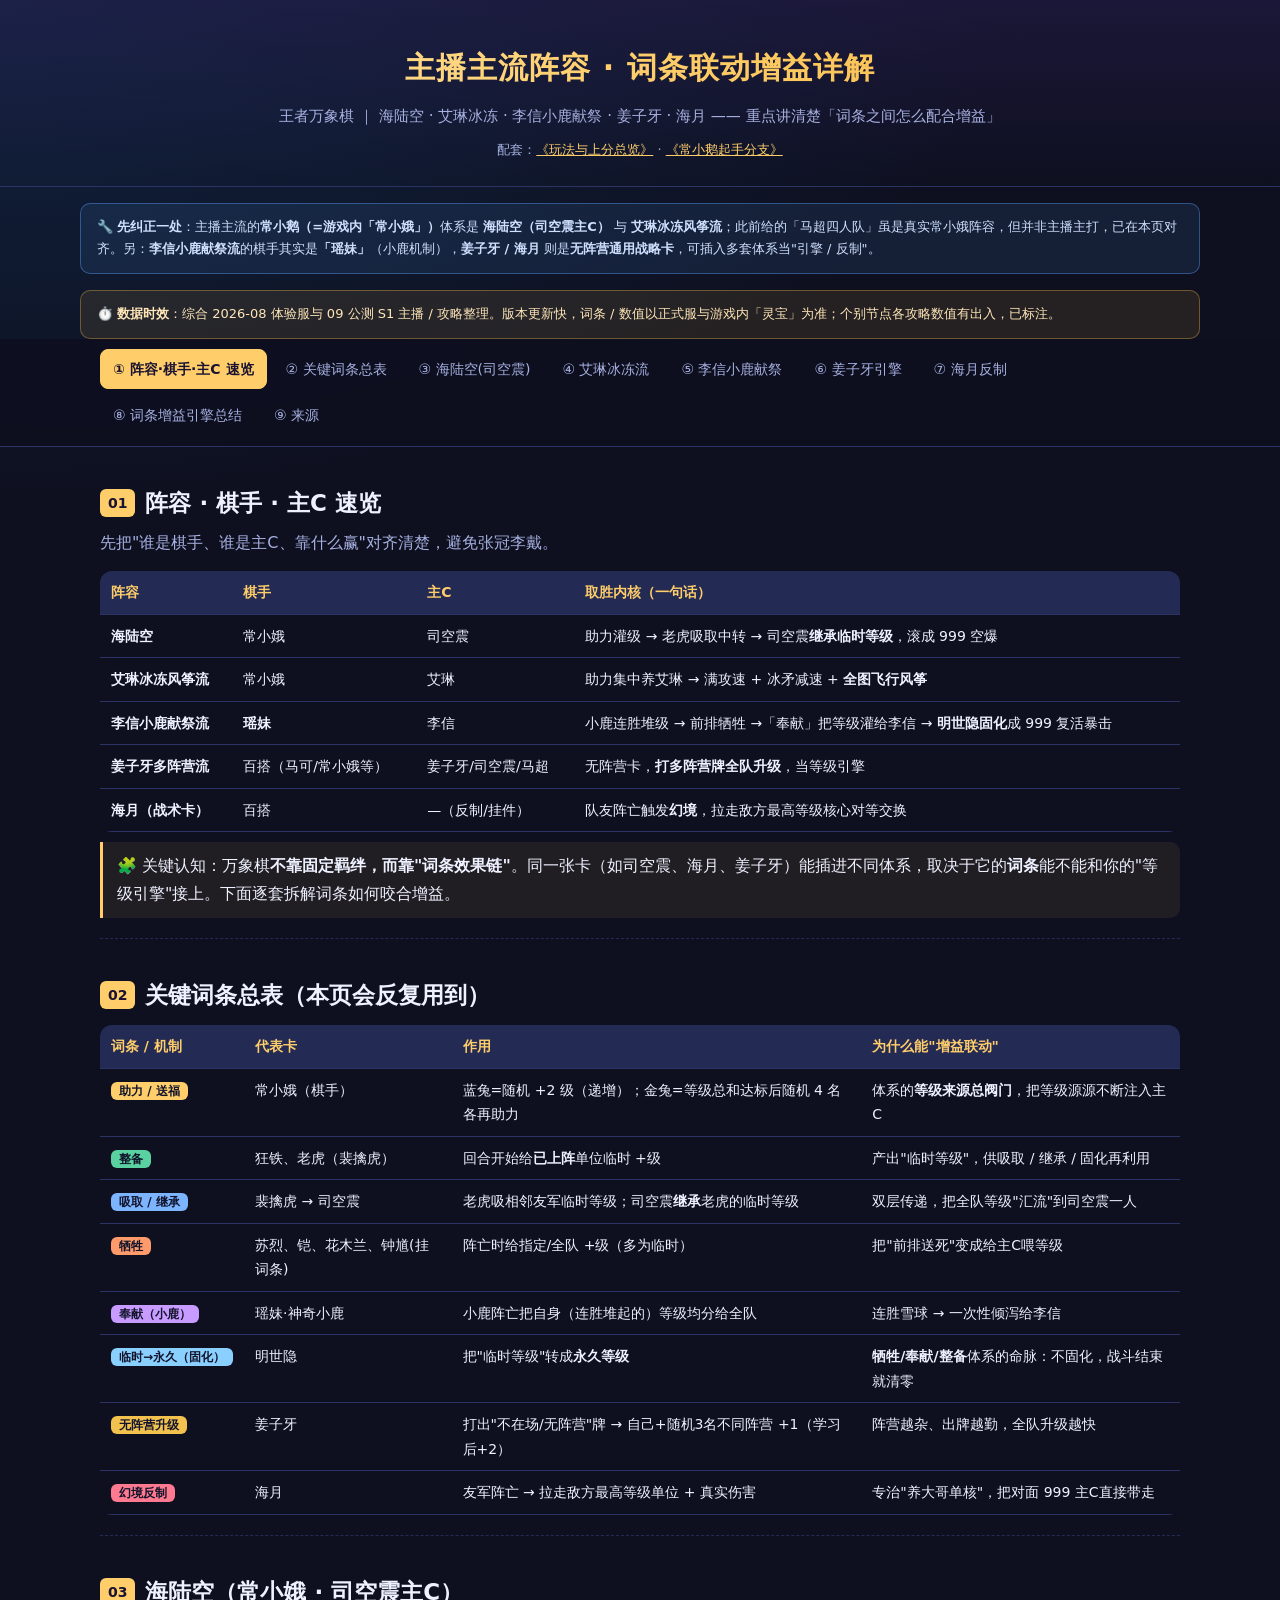
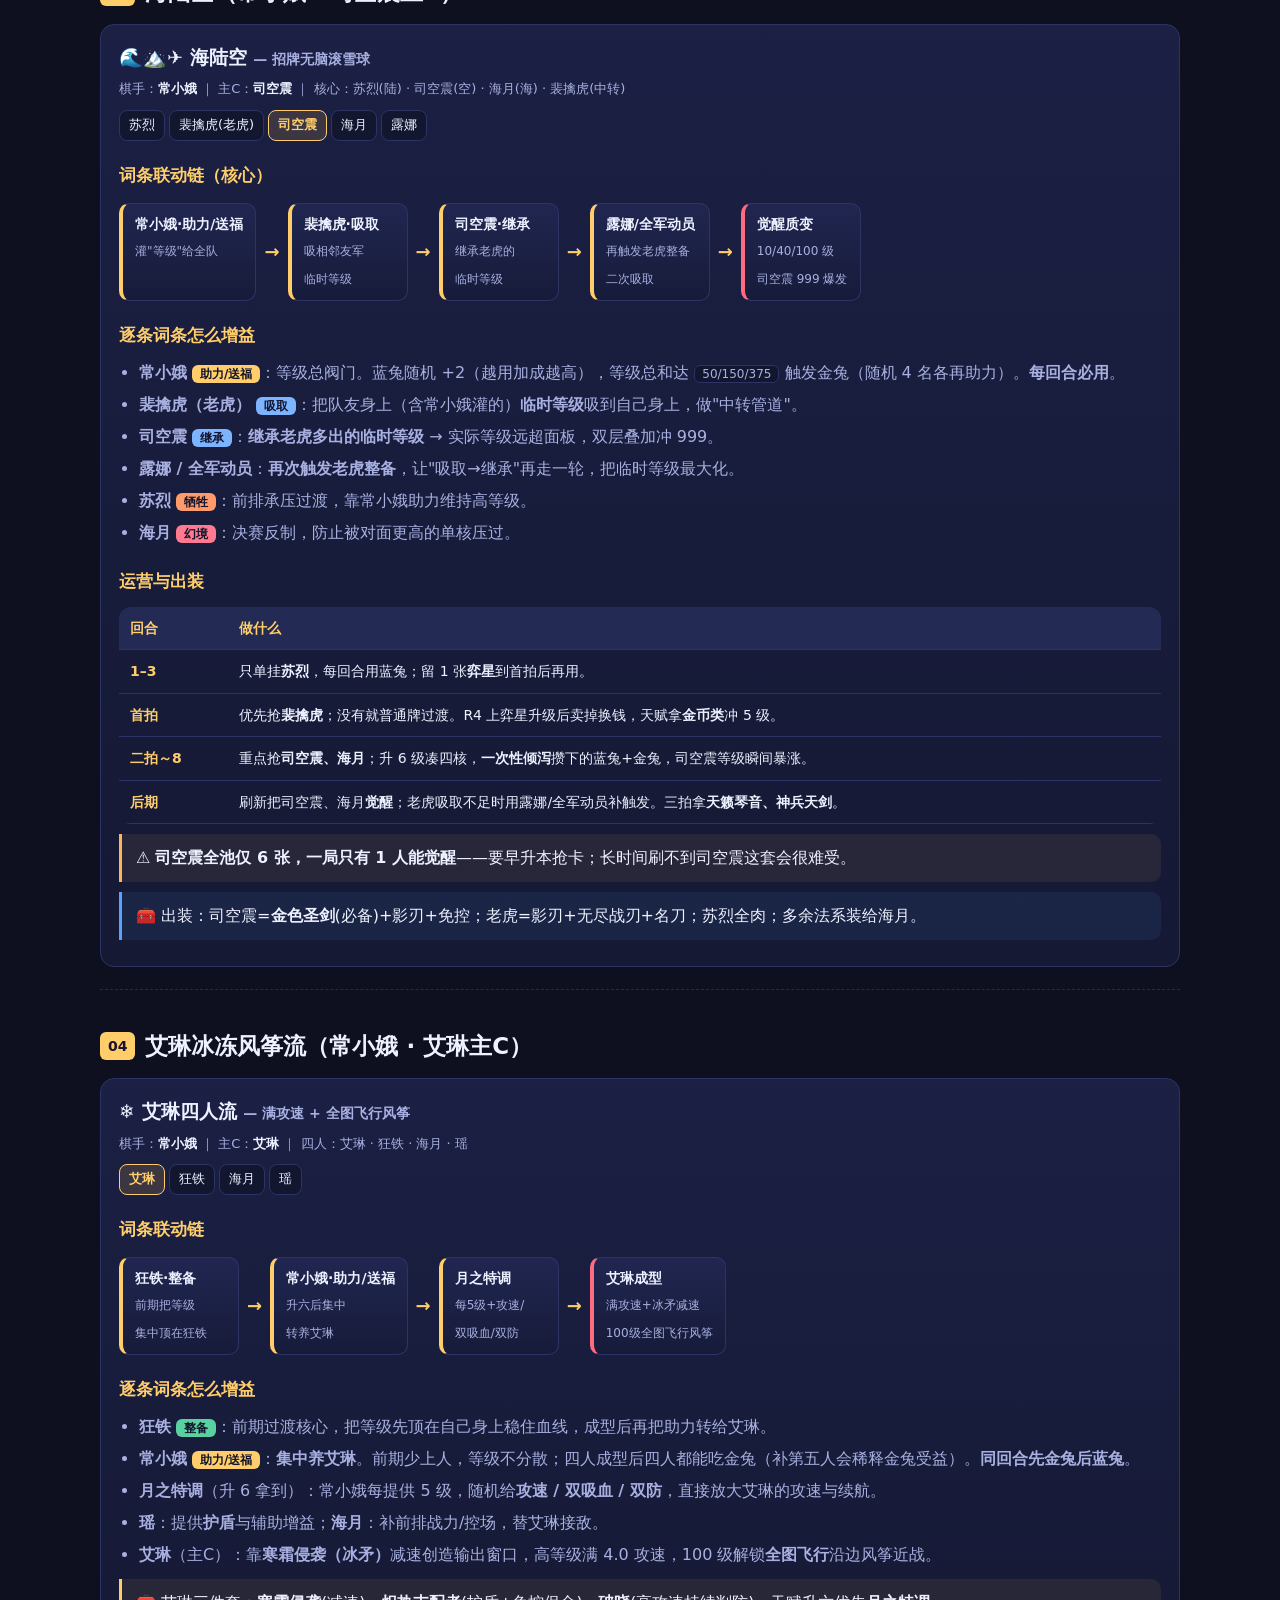
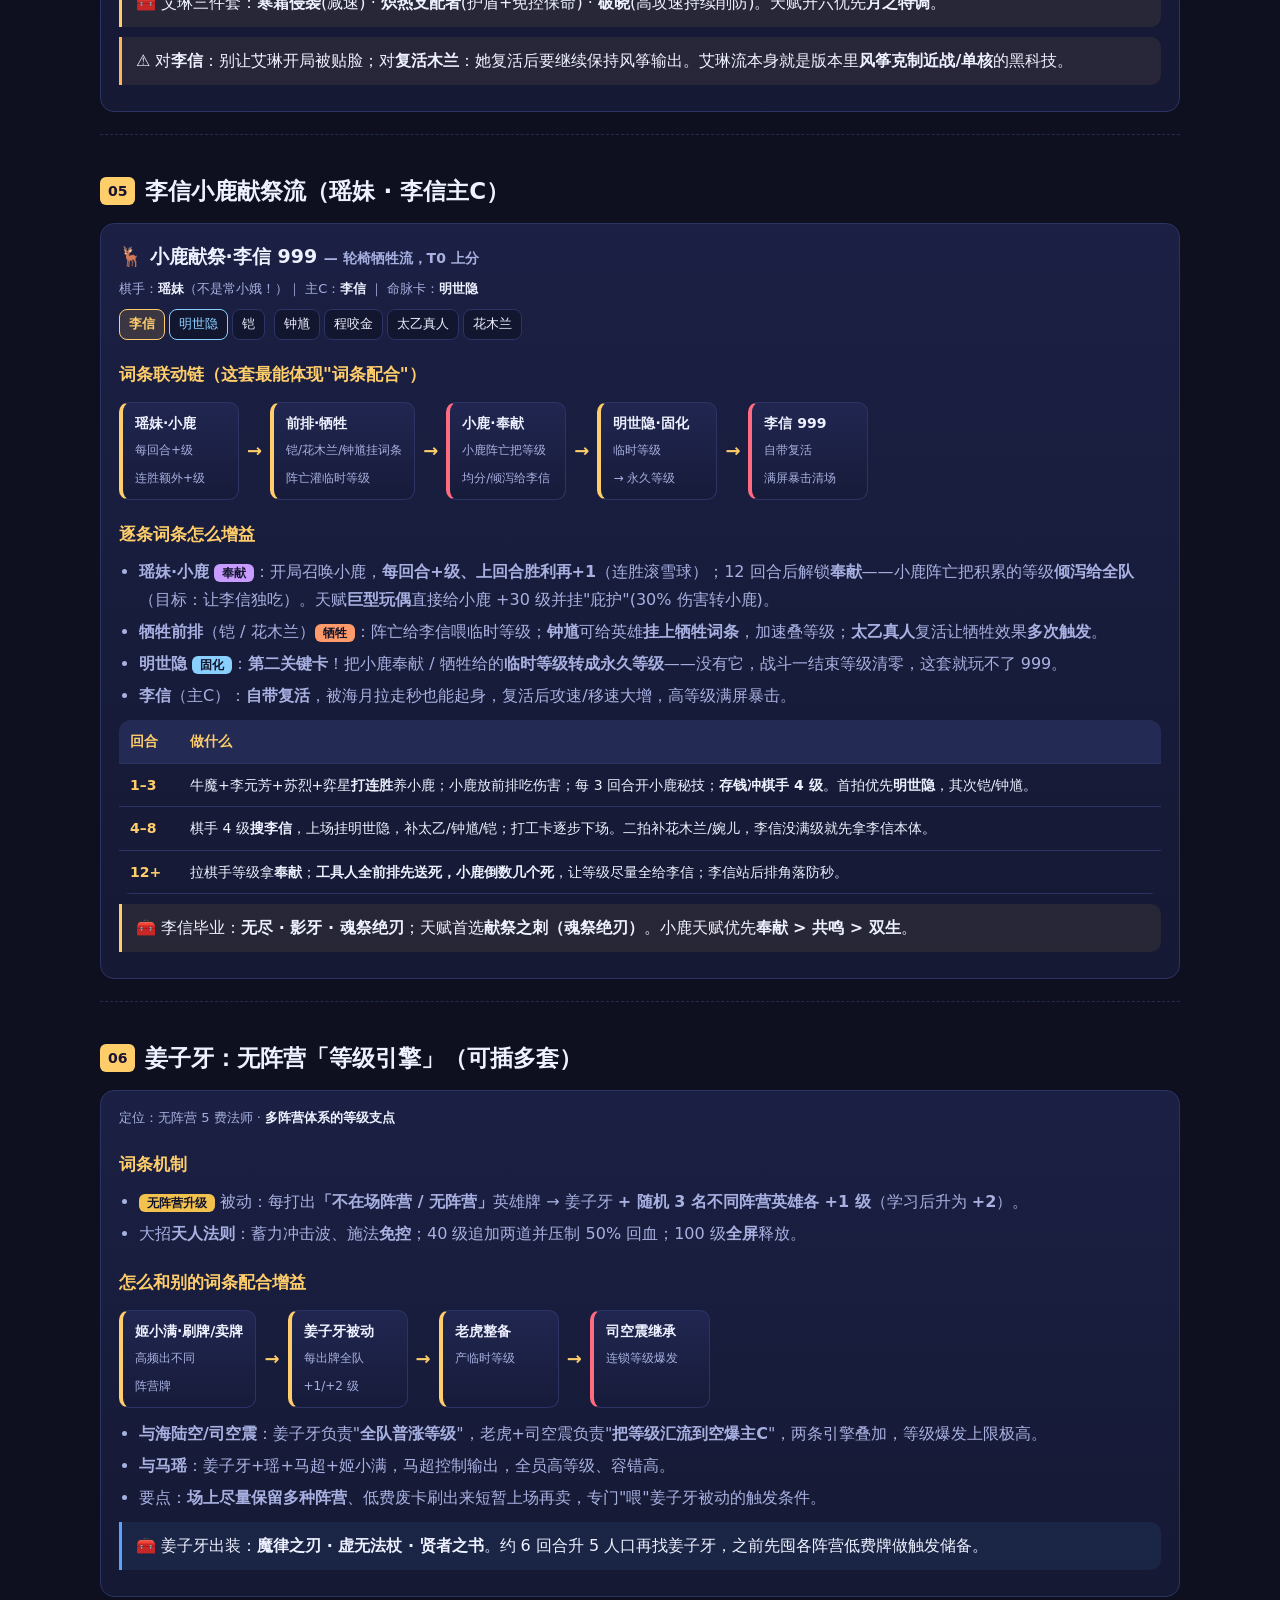
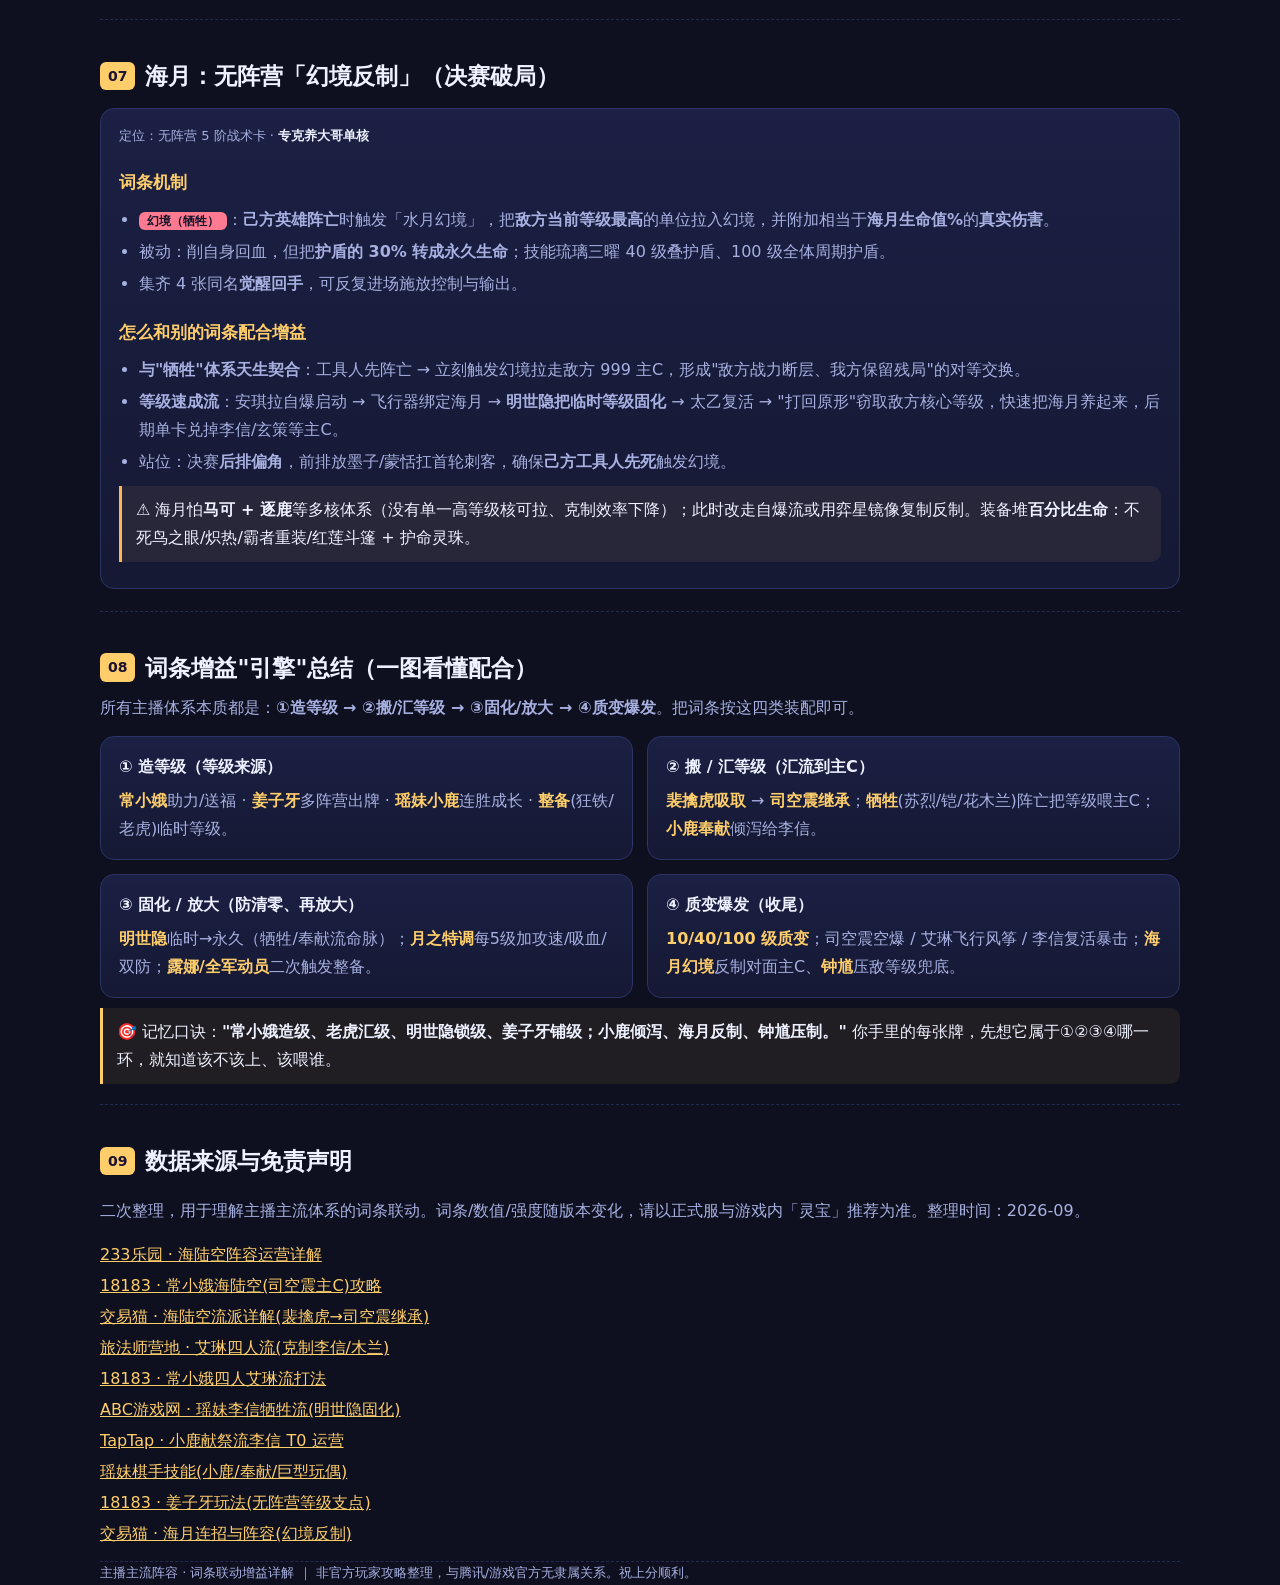
<file: wangzhe-wanxiang-qi/streamer-synergy.html>
<!DOCTYPE html>
<html lang="zh-CN">
<head>
<meta charset="UTF-8" />
<meta name="viewport" content="width=device-width, initial-scale=1.0" />
<link rel="icon" href="data:," />
<title>王者万象棋 · 主播主流阵容 · 词条联动增益详解</title>
<style>
  :root{
    --bg:#0e1020; --bg2:#151934; --card:#1b2044; --card2:#232a54;
    --line:#2c3466; --text:#eef1ff; --muted:#a7b0e0; --gold:#ffce6a; --gold2:#f5b942;
    --ok:#5ad19a; --warn:#ffb35a; --bad:#ff6b81; --blue:#5aa2ff; --purple:#a97bff;
    --hlk:#ff8a5c; --air:#7db4ff; --sea:#37d3c4; --sac:#c79bff; --lv:#ffce6a;
  }
  *{box-sizing:border-box}
  html{scroll-behavior:smooth; scroll-padding-top:72px}
  body{margin:0; font-family:"PingFang SC","Microsoft YaHei",system-ui,sans-serif;
    background:radial-gradient(1200px 600px at 80% -10%, #241a4d, transparent),
      radial-gradient(1000px 500px at 0% 0%, #10233f, transparent), var(--bg);
    color:var(--text); line-height:1.75;}
  a{color:var(--gold)}
  .wrap{max-width:1120px; margin:0 auto; padding:0 20px}

  header.hero{padding:42px 20px 24px; text-align:center; border-bottom:1px solid var(--line);
    background:linear-gradient(180deg, rgba(40,30,80,.5), transparent);}
  header.hero h1{margin:0; font-size:30px; letter-spacing:1px;
    background:linear-gradient(90deg,#ffe4a3,#ffce6a,#f5b942);
    -webkit-background-clip:text; background-clip:text; color:transparent;}
  header.hero .sub{color:var(--muted); margin-top:8px; font-size:15px}
  header .crumbs{margin-top:10px; font-size:13px}

  .notice{max-width:1120px; margin:16px auto 0; padding:12px 16px; font-size:13px; color:#ffe6b8;
    background:rgba(245,185,66,.10); border:1px solid rgba(245,185,66,.35); border-radius:10px;}
  .notice.fix{color:#cfe0ff; background:rgba(90,162,255,.10); border-color:rgba(90,162,255,.4)}

  nav.tabs{position:sticky; top:0; z-index:20; background:rgba(14,16,32,.92);
    backdrop-filter:blur(8px); border-bottom:1px solid var(--line);}
  nav.tabs .wrap{display:flex; gap:6px; flex-wrap:wrap; padding:10px 20px}
  nav.tabs a{color:var(--muted); text-decoration:none; font-size:14px; padding:7px 12px;
    border-radius:8px; border:1px solid transparent}
  nav.tabs a:hover{color:var(--text); background:var(--card)}
  nav.tabs a.active{color:#1a1230; background:var(--gold); border-color:var(--gold); font-weight:700}

  section{padding:36px 0 10px; border-bottom:1px dashed #232a54}
  h2{font-size:23px; margin:0 0 6px; display:flex; align-items:center; gap:10px}
  h2 .n{font-size:14px; color:#1a1230; background:var(--gold); border-radius:6px; padding:2px 8px}
  h3{font-size:17px; margin:20px 0 8px; color:var(--gold)}
  .lead{color:var(--muted); margin:4px 0 14px}

  .grid{display:grid; gap:14px}
  .g3{grid-template-columns:repeat(3,1fr)} .g2{grid-template-columns:repeat(2,1fr)}
  @media(max-width:860px){.g3,.g2{grid-template-columns:1fr}}
  .card{background:linear-gradient(180deg,var(--card),var(--bg2)); border:1px solid var(--line);
    border-radius:14px; padding:16px 18px}
  .card h4{margin:0 0 6px; font-size:16px}
  .muted{color:var(--muted)} .k{color:var(--gold); font-weight:700}

  table{width:100%; border-collapse:collapse; margin:10px 0; font-size:14px; border-radius:12px; overflow:hidden}
  th,td{padding:9px 11px; text-align:left; border-bottom:1px solid var(--line); vertical-align:top}
  thead th{background:var(--card2); color:var(--gold); font-weight:700}
  tbody tr:hover{background:rgba(90,162,255,.06)}

  .members{margin:6px 0}
  .m{display:inline-block; font-size:13px; padding:3px 9px; margin:3px 4px 0 0; border:1px solid var(--line); border-radius:8px; background:#12162f}
  .m.core{background:rgba(245,185,66,.15); border-color:var(--gold); color:var(--gold); font-weight:700}

  /* 词条联动链 */
  .chain{display:flex; flex-wrap:wrap; align-items:stretch; gap:6px; margin:12px 0}
  .node{background:linear-gradient(180deg,#202650,#171b3a); border:1px solid var(--line);
    border-left:4px solid var(--gold); border-radius:10px; padding:8px 12px; min-width:120px}
  .node b{display:block; font-size:14px} .node small{color:var(--muted); font-size:12px}
  .node.hot{border-left-color:var(--bad)} .node.lv{border-left-color:var(--lv)}
  .arw{display:flex; align-items:center; color:var(--gold); font-weight:900; font-size:18px; padding:0 2px}

  .tag{font-size:12px; font-weight:700; padding:2px 8px; border-radius:6px; color:#12142c; white-space:nowrap}
  .t-zhuli{background:#ffce6a} .t-zhengbei{background:#5ad1a0} .t-jicheng{background:#7db4ff}
  .t-xisheng{background:#ff9a6b} .t-fengxian{background:#c79bff} .t-guhua{background:#8ad0ff}
  .t-wuzhen{background:#f2c14e} .t-huanjing{background:#ff7a90}

  .callout{background:rgba(90,162,255,.08); border-left:3px solid var(--blue); padding:10px 14px;
    border-radius:0 10px 10px 0; margin:10px 0}
  .callout.gold{background:rgba(245,185,66,.08); border-color:var(--gold)}
  .callout.warn{background:rgba(255,179,90,.08); border-color:var(--warn)}
  .callout.bad{background:rgba(255,107,129,.08); border-color:var(--bad)}
  ul.clean{margin:6px 0; padding-left:20px} ul.clean li{margin:4px 0}

  .comp{border:1px solid var(--line); border-radius:14px; padding:16px 18px; margin:12px 0;
    background:linear-gradient(180deg,var(--card),var(--bg2))}
  .comp .title{font-size:19px; font-weight:800; margin:0 0 4px}
  .comp .meta{font-size:13px; color:var(--muted); margin-bottom:6px}
  .comp .meta b{color:var(--text)}

  .kbd{font-size:12px; background:#12162f; border:1px solid var(--line); border-radius:6px; padding:1px 7px}
  footer{padding:28px 0 60px; color:var(--muted); font-size:13px}
  .src a{display:block; margin:3px 0}
  .totop{position:fixed; right:18px; bottom:18px; background:var(--gold); color:#1a1230; font-weight:800;
    border:none; border-radius:10px; padding:10px 14px; cursor:pointer; box-shadow:0 6px 16px rgba(0,0,0,.4); display:none}
</style>
</head>
<body>

<header class="hero">
  <div class="wrap">
    <h1>主播主流阵容 · 词条联动增益详解</h1>
    <div class="sub">王者万象棋 ｜ 海陆空 · 艾琳冰冻 · 李信小鹿献祭 · 姜子牙 · 海月 —— 重点讲清楚「词条之间怎么配合增益」</div>
    <div class="crumbs muted">配套：<a href="index.html">《玩法与上分总览》</a> · <a href="changxiaoe-openings.html">《常小鹅起手分支》</a></div>
  </div>
</header>

<div class="notice fix">
  🔧 <b>先纠正一处</b>：主播主流的<strong>常小鹅（=游戏内「常小娥」）</strong>体系是 <b>海陆空（司空震主C）</b> 与 <b>艾琳冰冻风筝流</b>；此前给的「马超四人队」虽是真实常小娥阵容，但并非主播主打，已在本页对齐。另：<b>李信小鹿献祭流</b>的棋手其实是<strong>「瑶妹」</strong>（小鹿机制），<b>姜子牙 / 海月</b> 则是<strong>无阵营通用战略卡</strong>，可插入多套体系当"引擎 / 反制"。
</div>
<div class="notice">
  ⏱️ <b>数据时效</b>：综合 2026-08 体验服与 09 公测 S1 主播 / 攻略整理。版本更新快，词条 / 数值以正式服与游戏内「灵宝」为准；个别节点各攻略数值有出入，已标注。
</div>

<nav class="tabs">
  <div class="wrap">
    <a href="#map">① 阵容·棋手·主C 速览</a>
    <a href="#kw">② 关键词条总表</a>
    <a href="#hlk">③ 海陆空(司空震)</a>
    <a href="#ailin">④ 艾琳冰冻流</a>
    <a href="#lixin">⑤ 李信小鹿献祭</a>
    <a href="#jzy">⑥ 姜子牙引擎</a>
    <a href="#haiyue">⑦ 海月反制</a>
    <a href="#engine">⑧ 词条增益引擎总结</a>
    <a href="#src">⑨ 来源</a>
  </div>
</nav>

<main class="wrap">

<!-- 速览 -->
<section id="map">
  <h2><span class="n">01</span> 阵容 · 棋手 · 主C 速览</h2>
  <p class="lead">先把"谁是棋手、谁是主C、靠什么赢"对齐清楚，避免张冠李戴。</p>
  <table>
    <thead><tr><th>阵容</th><th>棋手</th><th>主C</th><th>取胜内核（一句话）</th></tr></thead>
    <tbody>
      <tr><td><b>海陆空</b></td><td>常小娥</td><td>司空震</td><td>助力灌级 → 老虎吸取中转 → 司空震<b>继承临时等级</b>，滚成 999 空爆</td></tr>
      <tr><td><b>艾琳冰冻风筝流</b></td><td>常小娥</td><td>艾琳</td><td>助力集中养艾琳 → 满攻速 + 冰矛减速 + <b>全图飞行风筝</b></td></tr>
      <tr><td><b>李信小鹿献祭流</b></td><td><b>瑶妹</b></td><td>李信</td><td>小鹿连胜堆级 → 前排牺牲 →「奉献」把等级灌给李信 → <b>明世隐固化</b>成 999 复活暴击</td></tr>
      <tr><td><b>姜子牙多阵营流</b></td><td>百搭（马可/常小娥等）</td><td>姜子牙/司空震/马超</td><td>无阵营卡，<b>打多阵营牌全队升级</b>，当等级引擎</td></tr>
      <tr><td><b>海月（战术卡）</b></td><td>百搭</td><td>—（反制/挂件）</td><td>队友阵亡触发<b>幻境</b>，拉走敌方最高等级核心对等交换</td></tr>
    </tbody>
  </table>
  <div class="callout gold">🧩 关键认知：万象棋<b>不靠固定羁绊，而靠"词条效果链"</b>。同一张卡（如司空震、海月、姜子牙）能插进不同体系，取决于它的<b>词条</b>能不能和你的"等级引擎"接上。下面逐套拆解词条如何咬合增益。</div>
</section>

<!-- 词条总表 -->
<section id="kw">
  <h2><span class="n">02</span> 关键词条总表（本页会反复用到）</h2>
  <table>
    <thead><tr><th>词条 / 机制</th><th>代表卡</th><th>作用</th><th>为什么能"增益联动"</th></tr></thead>
    <tbody>
      <tr><td><span class="tag t-zhuli">助力 / 送福</span></td><td>常小娥（棋手）</td><td>蓝兔=随机 +2 级（递增）；金兔=等级总和达标后随机 4 名各再助力</td><td>体系的<b>等级来源总阀门</b>，把等级源源不断注入主C</td></tr>
      <tr><td><span class="tag t-zhengbei">整备</span></td><td>狂铁、老虎（裴擒虎）</td><td>回合开始给<b>已上阵</b>单位临时 +级</td><td>产出"临时等级"，供吸取 / 继承 / 固化再利用</td></tr>
      <tr><td><span class="tag t-jicheng">吸取 / 继承</span></td><td>裴擒虎 → 司空震</td><td>老虎吸相邻友军临时等级；司空震<b>继承</b>老虎的临时等级</td><td>双层传递，把全队等级"汇流"到司空震一人</td></tr>
      <tr><td><span class="tag t-xisheng">牺牲</span></td><td>苏烈、铠、花木兰、钟馗(挂词条)</td><td>阵亡时给指定/全队 +级（多为临时）</td><td>把"前排送死"变成给主C喂等级</td></tr>
      <tr><td><span class="tag t-fengxian">奉献（小鹿）</span></td><td>瑶妹·神奇小鹿</td><td>小鹿阵亡把自身（连胜堆起的）等级均分给全队</td><td>连胜雪球 → 一次性倾泻给李信</td></tr>
      <tr><td><span class="tag t-guhua">临时→永久（固化）</span></td><td>明世隐</td><td>把"临时等级"转成<b>永久等级</b></td><td><b>牺牲/奉献/整备</b>体系的命脉：不固化，战斗结束就清零</td></tr>
      <tr><td><span class="tag t-wuzhen">无阵营升级</span></td><td>姜子牙</td><td>打出"不在场/无阵营"牌 → 自己+随机3名不同阵营 +1（学习后+2）</td><td>阵营越杂、出牌越勤，全队升级越快</td></tr>
      <tr><td><span class="tag t-huanjing">幻境反制</span></td><td>海月</td><td>友军阵亡 → 拉走敌方最高等级单位 + 真实伤害</td><td>专治"养大哥单核"，把对面 999 主C直接带走</td></tr>
    </tbody>
  </table>
</section>

<!-- 海陆空 -->
<section id="hlk">
  <h2><span class="n">03</span> 海陆空（常小娥 · 司空震主C）</h2>
  <div class="comp">
    <div class="title">🌊🏔️✈️ 海陆空 <span class="muted" style="font-size:14px">— 招牌无脑滚雪球</span></div>
    <div class="meta">棋手：<b>常小娥</b> ｜ 主C：<b>司空震</b> ｜ 核心：苏烈(陆) · 司空震(空) · 海月(海) · 裴擒虎(中转)</div>
    <div class="members">
      <span class="m">苏烈</span><span class="m">裴擒虎(老虎)</span><span class="m core">司空震</span><span class="m">海月</span><span class="m">露娜</span>
    </div>

    <h3>词条联动链（核心）</h3>
    <div class="chain">
      <span class="node lv"><b>常小娥·助力/送福</b><small>灌"等级"给全队</small></span><span class="arw">→</span>
      <span class="node"><b>裴擒虎·吸取</b><small>吸相邻友军<br>临时等级</small></span><span class="arw">→</span>
      <span class="node"><b>司空震·继承</b><small>继承老虎的<br>临时等级</small></span><span class="arw">→</span>
      <span class="node"><b>露娜/全军动员</b><small>再触发老虎整备<br>二次吸取</small></span><span class="arw">→</span>
      <span class="node hot"><b>觉醒质变</b><small>10/40/100 级<br>司空震 999 爆发</small></span>
    </div>

    <h3>逐条词条怎么增益</h3>
    <ul class="clean muted">
      <li><b>常小娥</b> <span class="tag t-zhuli">助力/送福</span>：等级总阀门。蓝兔随机 +2（越用加成越高），等级总和达 <span class="kbd">50/150/375</span> 触发金兔（随机 4 名各再助力）。<b>每回合必用</b>。</li>
      <li><b>裴擒虎（老虎）</b> <span class="tag t-jicheng">吸取</span>：把队友身上（含常小娥灌的）<b>临时等级</b>吸到自己身上，做"中转管道"。</li>
      <li><b>司空震</b> <span class="tag t-jicheng">继承</span>：<b>继承老虎多出的临时等级</b> → 实际等级远超面板，双层叠加冲 999。</li>
      <li><b>露娜 / 全军动员</b>：<b>再次触发老虎整备</b>，让"吸取→继承"再走一轮，把临时等级最大化。</li>
      <li><b>苏烈</b> <span class="tag t-xisheng">牺牲</span>：前排承压过渡，靠常小娥助力维持高等级。</li>
      <li><b>海月</b> <span class="tag t-huanjing">幻境</span>：决赛反制，防止被对面更高的单核压过。</li>
    </ul>

    <h3>运营与出装</h3>
    <table>
      <thead><tr><th>回合</th><th>做什么</th></tr></thead>
      <tbody>
        <tr><td class="k">1–3</td><td>只单挂<b>苏烈</b>，每回合用蓝兔；留 1 张<b>弈星</b>到首拍后再用。</td></tr>
        <tr><td class="k">首拍</td><td>优先抢<b>裴擒虎</b>；没有就普通牌过渡。R4 上弈星升级后卖掉换钱，天赋拿<b>金币类</b>冲 5 级。</td></tr>
        <tr><td class="k">二拍～8</td><td>重点抢<b>司空震、海月</b>；升 6 级凑四核，<b>一次性倾泻</b>攒下的蓝兔+金兔，司空震等级瞬间暴涨。</td></tr>
        <tr><td class="k">后期</td><td>刷新把司空震、海月<b>觉醒</b>；老虎吸取不足时用露娜/全军动员补触发。三拍拿<b>天籁琴音、神兵天剑</b>。</td></tr>
      </tbody>
    </table>
    <div class="callout warn">⚠️ <b>司空震全池仅 6 张，一局只有 1 人能觉醒</b>——要早升本抢卡；长时间刷不到司空震这套会很难受。</div>
    <div class="callout">🧰 出装：司空震=<b>金色圣剑</b>(必备)+影刃+免控；老虎=影刃+无尽战刃+名刀；苏烈全肉；多余法系装给海月。</div>
  </div>
</section>

<!-- 艾琳 -->
<section id="ailin">
  <h2><span class="n">04</span> 艾琳冰冻风筝流（常小娥 · 艾琳主C）</h2>
  <div class="comp">
    <div class="title">❄️ 艾琳四人流 <span class="muted" style="font-size:14px">— 满攻速 + 全图飞行风筝</span></div>
    <div class="meta">棋手：<b>常小娥</b> ｜ 主C：<b>艾琳</b> ｜ 四人：艾琳 · 狂铁 · 海月 · 瑶</div>
    <div class="members">
      <span class="m core">艾琳</span><span class="m">狂铁</span><span class="m">海月</span><span class="m">瑶</span>
    </div>

    <h3>词条联动链</h3>
    <div class="chain">
      <span class="node"><b>狂铁·整备</b><small>前期把等级<br>集中顶在狂铁</small></span><span class="arw">→</span>
      <span class="node lv"><b>常小娥·助力/送福</b><small>升六后集中<br>转养艾琳</small></span><span class="arw">→</span>
      <span class="node"><b>月之特调</b><small>每5级+攻速/<br>双吸血/双防</small></span><span class="arw">→</span>
      <span class="node hot"><b>艾琳成型</b><small>满攻速+冰矛减速<br>100级全图飞行风筝</small></span>
    </div>

    <h3>逐条词条怎么增益</h3>
    <ul class="clean muted">
      <li><b>狂铁</b> <span class="tag t-zhengbei">整备</span>：前期过渡核心，把等级先顶在自己身上稳住血线，成型后再把助力转给艾琳。</li>
      <li><b>常小娥</b> <span class="tag t-zhuli">助力/送福</span>：<b>集中养艾琳</b>。前期少上人，等级不分散；四人成型后四人都能吃金兔（补第五人会稀释金兔受益）。<b>同回合先金兔后蓝兔</b>。</li>
      <li><b>月之特调</b>（升 6 拿到）：常小娥每提供 5 级，随机给<b>攻速 / 双吸血 / 双防</b>，直接放大艾琳的攻速与续航。</li>
      <li><b>瑶</b>：提供<b>护盾</b>与辅助增益；<b>海月</b>：补前排战力/控场，替艾琳接敌。</li>
      <li><b>艾琳</b>（主C）：靠<b>寒霜侵袭（冰矛）</b>减速创造输出窗口，高等级满 4.0 攻速，100 级解锁<b>全图飞行</b>沿边风筝近战。</li>
    </ul>
    <div class="callout gold">🧰 艾琳三件套：<b>寒霜侵袭</b>(减速) · <b>炽热支配者</b>(护盾+免控保命) · <b>破晓</b>(高攻速持续削防)。天赋升六优先<b>月之特调</b>。</div>
    <div class="callout warn">⚠️ 对<b>李信</b>：别让艾琳开局被贴脸；对<b>复活木兰</b>：她复活后要继续保持风筝输出。艾琳流本身就是版本里<b>风筝克制近战/单核</b>的黑科技。</div>
  </div>
</section>

<!-- 李信 -->
<section id="lixin">
  <h2><span class="n">05</span> 李信小鹿献祭流（瑶妹 · 李信主C）</h2>
  <div class="comp">
    <div class="title">🦌 小鹿献祭·李信 999 <span class="muted" style="font-size:14px">— 轮椅牺牲流，T0 上分</span></div>
    <div class="meta">棋手：<b>瑶妹</b>（不是常小娥！）｜ 主C：<b>李信</b> ｜ 命脉卡：<b>明世隐</b></div>
    <div class="members">
      <span class="m core">李信</span><span class="m" style="border-color:#8ad0ff;color:#8ad0ff">明世隐</span><span class="m">铠</span>
      <span class="m">钟馗</span><span class="m">程咬金</span><span class="m">太乙真人</span><span class="m">花木兰</span>
    </div>

    <h3>词条联动链（这套最能体现"词条配合"）</h3>
    <div class="chain">
      <span class="node"><b>瑶妹·小鹿</b><small>每回合+级<br>连胜额外+级</small></span><span class="arw">→</span>
      <span class="node"><b>前排·牺牲</b><small>铠/花木兰/钟馗挂词条<br>阵亡灌临时等级</small></span><span class="arw">→</span>
      <span class="node hot"><b>小鹿·奉献</b><small>小鹿阵亡把等级<br>均分/倾泻给李信</small></span><span class="arw">→</span>
      <span class="node lv"><b>明世隐·固化</b><small>临时等级<br>→ 永久等级</small></span><span class="arw">→</span>
      <span class="node hot"><b>李信 999</b><small>自带复活<br>满屏暴击清场</small></span>
    </div>

    <h3>逐条词条怎么增益</h3>
    <ul class="clean muted">
      <li><b>瑶妹·小鹿</b> <span class="tag t-fengxian">奉献</span>：开局召唤小鹿，<b>每回合+级、上回合胜利再+1</b>（连胜滚雪球）；12 回合后解锁<b>奉献</b>——小鹿阵亡把积累的等级<b>倾泻给全队</b>（目标：让李信独吃）。天赋<b>巨型玩偶</b>直接给小鹿 +30 级并挂"庇护"(30% 伤害转小鹿)。</li>
      <li><b>牺牲前排</b>（铠 / 花木兰）<span class="tag t-xisheng">牺牲</span>：阵亡给李信喂临时等级；<b>钟馗</b>可给英雄<b>挂上牺牲词条</b>，加速叠等级；<b>太乙真人</b>复活让牺牲效果<b>多次触发</b>。</li>
      <li><b>明世隐</b> <span class="tag t-guhua">固化</span>：<b>第二关键卡</b>！把小鹿奉献 / 牺牲给的<b>临时等级转成永久等级</b>——没有它，战斗一结束等级清零，这套就玩不了 999。</li>
      <li><b>李信</b>（主C）：<b>自带复活</b>，被海月拉走秒也能起身，复活后攻速/移速大增，高等级满屏暴击。</li>
    </ul>
    <table>
      <thead><tr><th>回合</th><th>做什么</th></tr></thead>
      <tbody>
        <tr><td class="k">1–3</td><td>牛魔+李元芳+苏烈+弈星<b>打连胜</b>养小鹿；小鹿放前排吃伤害；每 3 回合开小鹿秘技；<b>存钱冲棋手 4 级</b>。首拍优先<b>明世隐</b>，其次铠/钟馗。</td></tr>
        <tr><td class="k">4–8</td><td>棋手 4 级<b>搜李信</b>，上场挂明世隐，补太乙/钟馗/铠；打工卡逐步下场。二拍补花木兰/婉儿，李信没满级就先拿李信本体。</td></tr>
        <tr><td class="k">12+</td><td>拉棋手等级拿<b>奉献</b>；<b>工具人全前排先送死，小鹿倒数几个死</b>，让等级尽量全给李信；李信站后排角落防秒。</td></tr>
      </tbody>
    </table>
    <div class="callout gold">🧰 李信毕业：<b>无尽 · 影牙 · 魂祭绝刃</b>；天赋首选<b>献祭之刺（魂祭绝刃）</b>。小鹿天赋优先<b>奉献 &gt; 共鸣 &gt; 双生</b>。</div>
  </div>
</section>

<!-- 姜子牙 -->
<section id="jzy">
  <h2><span class="n">06</span> 姜子牙：无阵营「等级引擎」（可插多套）</h2>
  <div class="comp">
    <div class="meta">定位：无阵营 5 费法师 · <b>多阵营体系的等级支点</b></div>
    <h3>词条机制</h3>
    <ul class="clean muted">
      <li><span class="tag t-wuzhen">无阵营升级</span> 被动：每打出<b>「不在场阵营 / 无阵营」</b>英雄牌 → 姜子牙 <b>+ 随机 3 名不同阵营英雄各 +1 级</b>（学习后升为 <b>+2</b>）。</li>
      <li>大招<b>天人法则</b>：蓄力冲击波、施法<b>免控</b>；40 级追加两道并压制 50% 回血；100 级<b>全屏</b>释放。</li>
    </ul>
    <h3>怎么和别的词条配合增益</h3>
    <div class="chain">
      <span class="node"><b>姬小满·刷牌/卖牌</b><small>高频出不同<br>阵营牌</small></span><span class="arw">→</span>
      <span class="node lv"><b>姜子牙被动</b><small>每出牌全队<br>+1/+2 级</small></span><span class="arw">→</span>
      <span class="node"><b>老虎整备</b><small>产临时等级</small></span><span class="arw">→</span>
      <span class="node hot"><b>司空震继承</b><small>连锁等级爆发</small></span>
    </div>
    <ul class="clean muted">
      <li><b>与海陆空/司空震</b>：姜子牙负责"<b>全队普涨等级</b>"，老虎+司空震负责"<b>把等级汇流到空爆主C</b>"，两条引擎叠加，等级爆发上限极高。</li>
      <li><b>与马瑶</b>：姜子牙+瑶+马超+姬小满，马超控制输出，全员高等级、容错高。</li>
      <li>要点：<b>场上尽量保留多种阵营</b>、低费废卡刷出来短暂上场再卖，专门"喂"姜子牙被动的触发条件。</li>
    </ul>
    <div class="callout">🧰 姜子牙出装：<b>魔律之刃 · 虚无法杖 · 贤者之书</b>。约 6 回合升 5 人口再找姜子牙，之前先囤各阵营低费牌做触发储备。</div>
  </div>
</section>

<!-- 海月 -->
<section id="haiyue">
  <h2><span class="n">07</span> 海月：无阵营「幻境反制」（决赛破局）</h2>
  <div class="comp">
    <div class="meta">定位：无阵营 5 阶战术卡 · <b>专克养大哥单核</b></div>
    <h3>词条机制</h3>
    <ul class="clean muted">
      <li><span class="tag t-huanjing">幻境（牺牲）</span>：<b>己方英雄阵亡</b>时触发「水月幻境」，把<b>敌方当前等级最高</b>的单位拉入幻境，并附加相当于<b>海月生命值%</b>的<b>真实伤害</b>。</li>
      <li>被动：削自身回血，但把<b>护盾的 30% 转成永久生命</b>；技能琉璃三曜 40 级叠护盾、100 级全体周期护盾。</li>
      <li>集齐 4 张同名<b>觉醒回手</b>，可反复进场施放控制与输出。</li>
    </ul>
    <h3>怎么和别的词条配合增益</h3>
    <ul class="clean muted">
      <li><b>与"牺牲"体系天生契合</b>：工具人先阵亡 → 立刻触发幻境拉走敌方 999 主C，形成"敌方战力断层、我方保留残局"的对等交换。</li>
      <li><b>等级速成流</b>：安琪拉自爆启动 → 飞行器绑定海月 → <b>明世隐把临时等级固化</b> → 太乙复活 → "打回原形"窃取敌方核心等级，快速把海月养起来，后期单卡兑掉李信/玄策等主C。</li>
      <li>站位：决赛<b>后排偏角</b>，前排放墨子/蒙恬扛首轮刺客，确保<b>己方工具人先死</b>触发幻境。</li>
    </ul>
    <div class="callout warn">⚠️ 海月怕<b>马可 + 逐鹿</b>等多核体系（没有单一高等级核可拉、克制效率下降）；此时改走自爆流或用弈星镜像复制反制。装备堆<b>百分比生命</b>：不死鸟之眼/炽热/霸者重装/红莲斗篷 + 护命灵珠。</div>
  </div>
</section>

<!-- 引擎总结 -->
<section id="engine">
  <h2><span class="n">08</span> 词条增益"引擎"总结（一图看懂配合）</h2>
  <p class="lead">所有主播体系本质都是：<b>①造等级 → ②搬/汇等级 → ③固化/放大 → ④质变爆发</b>。把词条按这四类装配即可。</p>
  <div class="grid g2">
    <div class="card"><h4>① 造等级（等级来源）</h4><div class="muted"><span class="k">常小娥</span>助力/送福 · <span class="k">姜子牙</span>多阵营出牌 · <span class="k">瑶妹小鹿</span>连胜成长 · <span class="k">整备</span>(狂铁/老虎)临时等级。</div></div>
    <div class="card"><h4>② 搬 / 汇等级（汇流到主C）</h4><div class="muted"><span class="k">裴擒虎吸取</span> → <span class="k">司空震继承</span>；<span class="k">牺牲</span>(苏烈/铠/花木兰)阵亡把等级喂主C；<span class="k">小鹿奉献</span>倾泻给李信。</div></div>
    <div class="card"><h4>③ 固化 / 放大（防清零、再放大）</h4><div class="muted"><span class="k">明世隐</span>临时→永久（牺牲/奉献流命脉）；<span class="k">月之特调</span>每5级加攻速/吸血/双防；<span class="k">露娜/全军动员</span>二次触发整备。</div></div>
    <div class="card"><h4>④ 质变爆发（收尾）</h4><div class="muted"><span class="k">10/40/100 级质变</span>；司空震空爆 / 艾琳飞行风筝 / 李信复活暴击；<span class="k">海月幻境</span>反制对面主C、<span class="k">钟馗</span>压敌等级兜底。</div></div>
  </div>
  <div class="callout gold">🎯 记忆口诀：<b>"常小娥造级、老虎汇级、明世隐锁级、姜子牙铺级；小鹿倾泻、海月反制、钟馗压制。"</b> 你手里的每张牌，先想它属于①②③④哪一环，就知道该不该上、该喂谁。</div>
</section>

<!-- 来源 -->
<section id="src">
  <h2><span class="n">09</span> 数据来源与免责声明</h2>
  <p class="muted">二次整理，用于理解主播主流体系的词条联动。词条/数值/强度随版本变化，请以正式服与游戏内「灵宝」推荐为准。整理时间：2026-09。</p>
  <div class="src">
    <a href="https://www.233leyuan.com/post-detail/2095132154063093760" target="_blank" rel="noopener">233乐园 · 海陆空阵容运营详解</a>
    <a href="https://www.18183.com/gonglue/202608/orbjcb0c.html" target="_blank" rel="noopener">18183 · 常小娥海陆空(司空震主C)攻略</a>
    <a href="https://www.jiaoyimao.com/news/354438.html" target="_blank" rel="noopener">交易猫 · 海陆空流派详解(裴擒虎→司空震继承)</a>
    <a href="https://www.iyingdi.com/tz/post/5715391" target="_blank" rel="noopener">旅法师营地 · 艾琳四人流(克制李信/木兰)</a>
    <a href="https://www.18183.com/gonglue/202608/5bmbobuq.html" target="_blank" rel="noopener">18183 · 常小娥四人艾琳流打法</a>
    <a href="https://www.youxiabc.com/p/60452.html" target="_blank" rel="noopener">ABC游戏网 · 瑶妹李信牺牲流(明世隐固化)</a>
    <a href="https://www.taptap.cn/moment/847450258186177159" target="_blank" rel="noopener">TapTap · 小鹿献祭流李信 T0 运营</a>
    <a href="https://www.sqxzz.com/186323.html" target="_blank" rel="noopener">瑶妹棋手技能(小鹿/奉献/巨型玩偶)</a>
    <a href="https://www.18183.com/gonglue/202608/1cp3unme.html" target="_blank" rel="noopener">18183 · 姜子牙玩法(无阵营等级支点)</a>
    <a href="https://www.jiaoyimao.com/news/355498.html" target="_blank" rel="noopener">交易猫 · 海月连招与阵容(幻境反制)</a>
  </div>
</section>

</main>

<footer class="wrap">
  主播主流阵容 · 词条联动增益详解 ｜ 非官方玩家攻略整理，与腾讯/游戏官方无隶属关系。祝上分顺利。
</footer>

<button class="totop" id="totop" title="回到顶部">↑ 顶部</button>

<script>
  const links=[...document.querySelectorAll('nav.tabs a')];
  const secs=links.map(a=>document.querySelector(a.getAttribute('href')));
  const totop=document.getElementById('totop');
  function onScroll(){
    const y=window.scrollY+120; let idx=0;
    secs.forEach((s,i)=>{ if(s && s.offsetTop<=y) idx=i; });
    links.forEach((a,i)=>a.classList.toggle('active', i===idx));
    totop.style.display=window.scrollY>500?'block':'none';
  }
  window.addEventListener('scroll',onScroll,{passive:true}); onScroll();
  totop.addEventListener('click',()=>window.scrollTo({top:0,behavior:'smooth'}));
</script>
</body>
</html>
</file>
